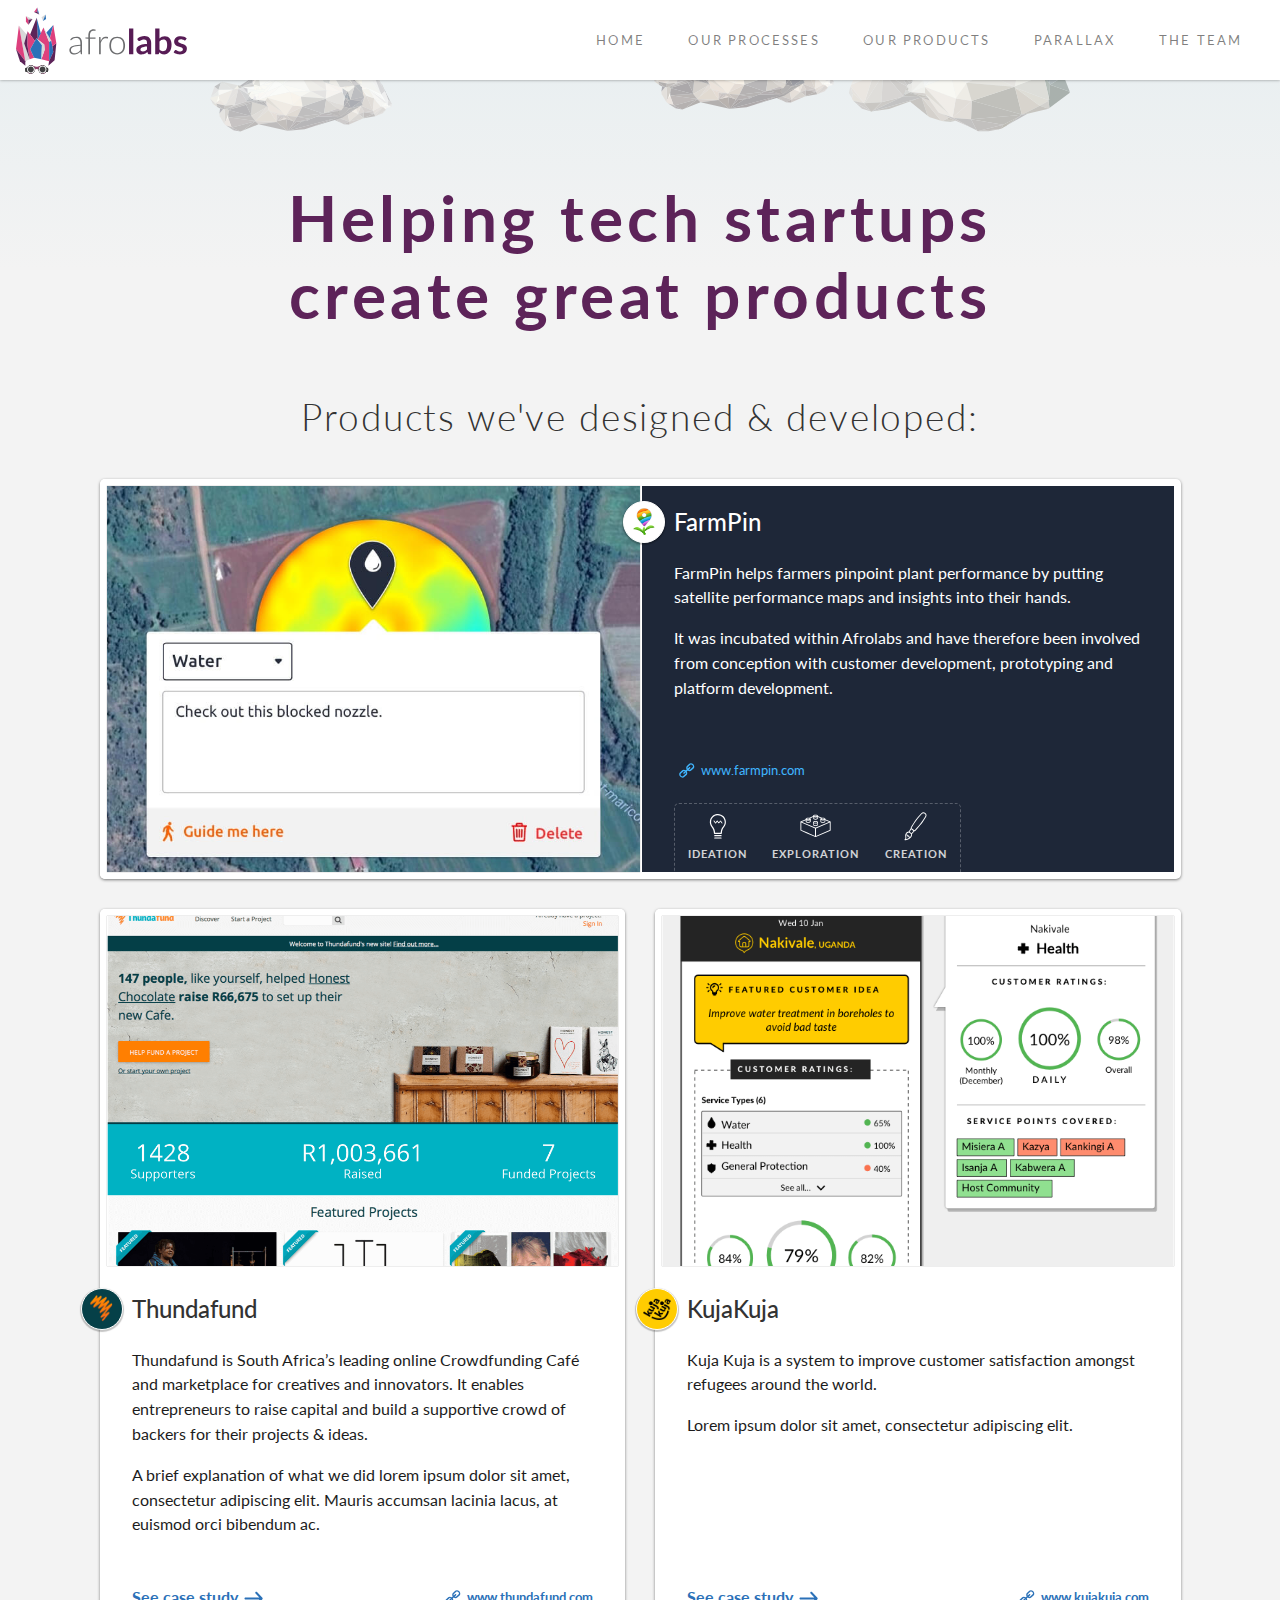
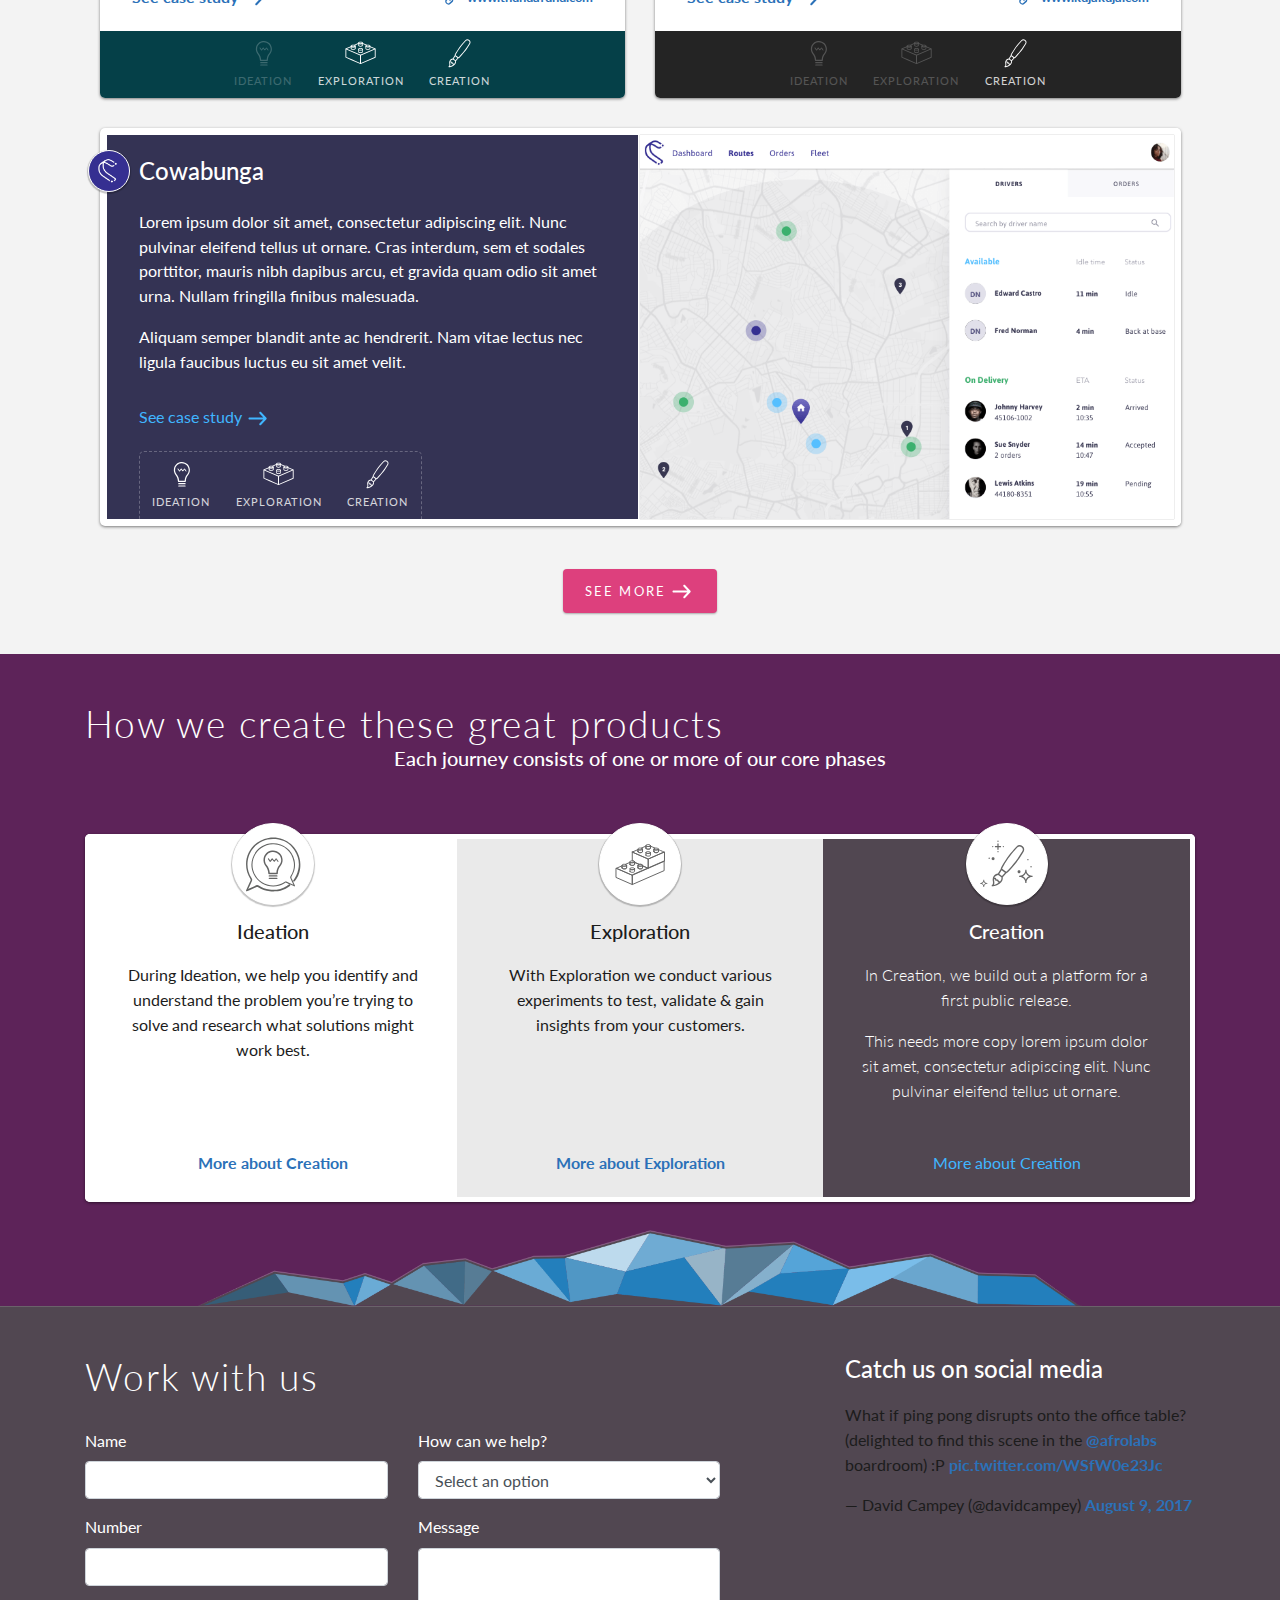
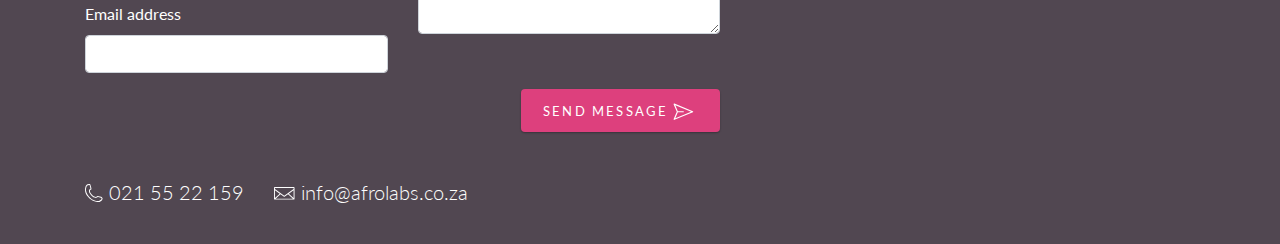
<file: index.html>
<!doctype html>
<html lang="en">
  <head>
    <!-- Required meta tags -->
    <meta charset="utf-8">
    <meta name="viewport" content="width=device-width, initial-scale=1, shrink-to-fit=no">
    <link rel="icon" href="favicon.ico" type="image/ico">

    <link rel="stylesheet" href="https://stackpath.bootstrapcdn.com/bootstrap/4.1.0/css/bootstrap.min.css" integrity="sha384-9gVQ4dYFwwWSjIDZnLEWnxCjeSWFphJiwGPXr1jddIhOegiu1FwO5qRGvFXOdJZ4" crossorigin="anonymous">
    <link href="https://fonts.googleapis.com/css?family=Lato:300,300i,400,400i,700,700i" rel="stylesheet">
    <link rel="stylesheet" type="text/css" href="css/core.css" />

  </head>
  <body>
    <header>
        <nav class="navbar navbar-expand-lg navbar-light">
            <a class="navbar-brand" href="#">
                <img src="images/logo.svg" alt="Afro Labs">
            </a>
            <button class="navbar-toggler" type="button" data-toggle="collapse" data-target="#navbarTogglerDemo02" aria-controls="navbarTogglerDemo02" aria-expanded="false" aria-label="Toggle navigation">
                <span class="navbar-toggler-label">MENU</span>
                <span class="navbar-toggler-icon"></span>
            </button>
            
            <div class="collapse navbar-collapse" id="navbarTogglerDemo02">
                <ul class="navbar-nav ml-auto">
                    <li class="nav-item">
                        <a class="nav-link" href="index.html">Home</a>
                    </li>
                    <li class="nav-item">
                        <a class="nav-link" href="processes.html">OUR PROCESSES</a>
                    </li>
                    <li class="nav-item">
                        <a class="nav-link" href="#">OUR PRODUCTS</a>
                    </li>                    
                    <li class="nav-item">
                        <a class="nav-link" href="paralax.html">PARALLAX</a>
                    </li>    
                    <li class="nav-item">
                        <a class="nav-link" href="team.html">THE TEAM</a>
                    </li>                                       
                </ul>
            </div>
        </nav>       
    </header>  

    <main>
        <div class="gradient-sky">
            <div class="clouds">
                <img src="images/cloud3.svg" alt="">
                <img src="images/cloud3.svg" alt="">
                <img src="images/cloud2.svg" alt="">
            </div>
        </div>       

        <div class="page-wrapper home">
            <section>
                <div class="container">
                    <h1 class="text-center home-headline">Helping tech startups create great products</h1>
                    <h2 class="text-center">Products we've designed &amp; developed:</h2>
                </div>
            </section>
    
            <section class="products">
                <div class="container">
                    <div class="row">
                        <div class="col-12">
                            <div class="card card-horizontal">
                                <div class="card-header">
                                    <div class="fill">
                                        <img src="images/products/farmpin.jpg" alt="Farm Pin">
                                    </div>
                                </div>
                                <div class="card-body" style="background-color: #1E2738">
                                    <div class="top-bit">
                                        <h3 class="card-title" style="color: white">
                                            <span style="background-color: white" class="icon-circle d-flex align-items-center justify-content-center"><img src="images/products/farmpin-icon.png" alt=""></span>
                                            FarmPin
                                        </h3>
                                        <div class="card-text" style="color: white">
                                            <p>FarmPin helps farmers pinpoint plant performance by putting satellite performance maps and insights into their hands.</p>
                                            <p>It was incubated within Afrolabs and have therefore been involved from conception with customer development, prototyping and platform development.</p>
                                        </div>
                                    </div>

                                    <div class="card-footer">
                                        <div class="card-actions d-flex justify-content-between">
                                            <a class="caption text-truncate lighter-link project-link" href="https://farmpin.com/" target="_blank"><img class="left svg" src="images/link.svg" alt="">www.farmpin.com</a>
                                        </div>
                                        <div class="card-project-processes d-flex d-lg-inline-flex align-items-center justify-content-center" style="background-color: #1E2738;">
                                            <a class="card-processes-item" href="#how">
                                                <img class="svg" src="images/ideation.svg" alt="">
                                                <p class="caption">Ideation</p>
                                            </a>
                                            <a class="card-processes-item" href="#how">
                                                <img class="svg" src="images/exploration.svg" alt="">
                                                <p class="caption">Exploration</p>
                                            </a>
                                            <a class="card-processes-item" href="#how">
                                                <img class="svg" src="images/creation.svg" alt="">
                                                <p class="caption">Creation</p>
                                            </a>
                                        </div>
                                    </div>
                                </div>
                            </div> <!--  /card-horizontal -->
                        </div>
                    </div>
                    <div class="row">
                        <div class="col-lg-6">
                            <div class="card h-100">
                                <div class="card-header">
                                    <div class="fill">
                                        <img src="images/products/thundafund.png" alt="Thundafund">
                                    </div>
                                </div>
                                <div class="card-body">
                                    <h3 class="card-title">
                                        <span style="background-color: #054048;" class="icon-circle d-flex align-items-center justify-content-center"><img src="images/products/thundafund-icon.png" alt=""></span>
                                        Thundafund
                                    </h3>
                                    <div class="card-text">
                                        <p>Thundafund is South Africa’s leading online Crowdfunding Café and marketplace for creatives and innovators. It enables entrepreneurs to raise capital and build a supportive crowd of backers for their projects &amp; ideas.</p>
                                        <p>A brief explanation of what we did lorem ipsum dolor sit amet, consectetur adipiscing elit. Mauris accumsan lacinia lacus, at euismod orci bibendum ac.</p>                                        
                                    </div>
                                </div>
                                <div class="card-footer">
                                    <div class="card-actions d-flex justify-content-between">
                                        <a href="#">See case study<img class="right svg" src="images/arrow-right.svg" alt=""></a>
                                        <a class="caption text-truncate" href="#"><img class="left svg" src="images/link.svg" alt="">www.thundafund.com</a>
                                    </div>
                                    <div class="card-project-processes d-flex align-items-center justify-content-center"  style="background-color: #054048;">
                                        <div class="card-processes-item disabled">
                                            <img class="svg" src="images/ideation.svg" alt="">
                                            <p class="caption">Ideation</p>
                                        </div>                                            
                                        <div class="card-processes-item">
                                            <img class="svg" src="images/exploration.svg" alt="">
                                            <p class="caption">Exploration</p>
                                        </div>                                            
                                        <div class="card-processes-item">
                                            <img class="svg" src="images/creation.svg" alt="">
                                            <p class="caption">Creation</p>
                                        </div>                                            
                                    </div>
                                </div>                               
                            </div>
                        </div>
        
                        <div class="col-lg-6">
                            <div class="card h-100">
                                <div class="card-header">
                                    <div class="fill">
                                        <img src="images/products/kujakuja.png" alt="KujaKuja">
                                    </div>
                                </div>
                                <div class="card-body">
                                    <h3 class="card-title">
                                        <span style="background-color: #FFCC00;" class="icon-circle d-flex align-items-center justify-content-center"><img src="images/products/kujakuja-icon.png" alt=""></span>
                                        KujaKuja
                                    </h3>
                                    <div class="card-text">
                                        <p>Kuja Kuja is a system to improve customer satisfaction amongst refugees around the world.</p>
                                        <p>Lorem ipsum dolor sit amet, consectetur adipiscing elit. </p>
                                    </div>
                                </div>
                                <div class="card-footer">
                                    <div class="card-actions d-flex justify-content-between">
                                        <a href="#">See case study<img class="right svg" src="images/arrow-right.svg" alt=""></a>
                                        <a class="caption text-truncate" href="#"><img class="left svg" src="images/link.svg" alt="">www.kujakuja.com</a>
                                    </div>
                                    <div class="card-project-processes d-flex align-items-center justify-content-center">
                                        <div class="card-processes-item disabled">
                                            <img class="svg" src="images/ideation.svg" alt="">
                                            <p class="caption">Ideation</p>
                                        </div>                                            
                                        <div class="card-processes-item disabled">
                                            <img class="svg" src="images/exploration.svg" alt="">
                                            <p class="caption">Exploration</p>
                                        </div>                                            
                                        <div class="card-processes-item">
                                            <img class="svg" src="images/creation.svg" alt="">
                                            <p class="caption">Creation</p>
                                        </div>                                            
                                    </div>
                                </div>
                            </div>
                        </div>  
                    </div>

                    <div class="row">
                        <div class="col-12">
                            <div class="card card-horizontal card-horizontal-reverse">
                                <div class="card-header">
                                    <div class="fill">
                                        <img src="images/products/cowabunga.png" alt="Cowabunga">
                                    </div>
                                </div>
                                <div class="card-body" style="background-color: #343354">
                                    <div class="top-bit">
                                        <h3 class="card-title" style="color: white">
                                            <span style="background-color: #352F91" class="icon-circle d-flex align-items-center justify-content-center"><img src="images/products/cowabunga-icon.png" alt=""></span>
                                            Cowabunga
                                        </h3>
                                        <div class="card-text" style="color: white">
                                            <p>Lorem ipsum dolor sit amet, consectetur adipiscing elit. Nunc pulvinar eleifend tellus ut ornare. Cras interdum, sem et sodales porttitor, mauris nibh dapibus arcu, et gravida quam odio sit amet urna. Nullam fringilla finibus malesuada.</p>
                                            <p>Aliquam semper blandit ante ac hendrerit. Nam vitae lectus nec ligula faucibus luctus eu sit amet velit.</p>  
                                        </div> 
                                    </div>

                                    <div class="card-footer">
                                        <div class="card-actions d-flex justify-content-between">
                                            <a href="#" class="lighter-link case-study-link">See case study<img class="right svg" src="images/arrow-right.svg" alt=""></a>
                                        </div>
                                        <div class="card-project-processes d-flex d-lg-inline-flex align-items-center justify-content-center" style="background-color: #343354">
                                            <div class="card-processes-item">
                                                <img class="svg" src="images/ideation.svg" alt="">
                                                <p class="caption">Ideation</p>
                                            </div>                                            
                                            <div class="card-processes-item">
                                                <img class="svg" src="images/exploration.svg" alt="">
                                                <p class="caption">Exploration</p>
                                            </div>                                            
                                            <div class="card-processes-item">
                                                <img class="svg" src="images/creation.svg" alt="">
                                                <p class="caption">Creation</p>
                                            </div>                                            
                                        </div>
                                    </div>                                    
                                </div>                               
                            </div> <!--  /card-horizontal -->
                        </div>
                    </div>

                    <div class="d-flex justify-content-center">
                        <a class="btn more-btn" href="">See more<img class="svg" src="images/arrow-right.svg" alt=""></a>
                    </div>
                </div>
            </section>  
            
            <section class="how text-center">
                <div class="container">
                    <h2 class="text-white">How we create these great products</h2>
                    <h4 class="text-white">Each journey consists of one or more of our core phases</h4>
                    
                    <div class="card-group">
                        <div class="card">
                            <div class="icon-circle icon-circle-large d-flex align-items-center justify-content-center align-self-center">
                                <img class="card-icon-top" src="images/ideation-detailed.svg" alt="">
                            </div>
                            <div class="card-body">
                                <h5 class="card-title">Ideation</h5>
                                <div class="card-text">
                                    <p>During Ideation, we help you identify and understand the problem you’re trying to solve and research what solutions might work best.</p>
                                </div>                                
                            </div>
                            <div class="card-footer">
                                <div class="card-actions">
                                    <a href="#" class="case-study-link">More about Creation</a>
                                </div>
                            </div>                            
                        </div>
                        <div class="card">
                            <div class="icon-circle icon-circle-large d-flex align-items-center justify-content-center align-self-center">
                                <img class="card-icon-top" src="images/exploration-detailed.svg" alt="">
                            </div>                                
                            <div class="card-body">
                                <h5 class="card-title">Exploration</h5>
                                <div class="card-text">
                                    <p>With Exploration we conduct various experiments to test, validate &amp; gain insights from your customers.</p>
                                </div>                   
                            </div>
                            <div class="card-footer">
                                <div class="card-actions">
                                    <a href="#" class="case-study-link">More about Exploration</a>
                                </div>
                            </div>                                
                        </div>
                        <div class="card">
                            <div class="icon-circle icon-circle-large d-flex align-items-center justify-content-center align-self-center">
                                <img class="card-icon-top" src="images/creation-detailed.svg" alt="">
                            </div>                            
                            <div class="card-body">
                                <h5 class="card-title">Creation</h5>
                                <div class="card-text">
                                    <p>In Creation, we build out a platform for a first public release.</p>
                                    <p>This needs more copy lorem ipsum dolor sit amet, consectetur adipiscing elit. Nunc pulvinar eleifend tellus ut ornare.</p>
                                </div>
                            </div>
                            <div class="card-footer">
                                <div class="card-actions">
                                    <a href="#" class="lighter-link case-study-link">More about Creation</a>
                                </div>
                            </div>   
                        </div>
                    </div>
                </div>
            </section>
            
            <div class="d-flex justify-content-center low-poly">
                <div><img src="images/low-poly.png" alt=""></div>
            </div>            
        </div> <!-- /home -->    
    </main>

    <footer>
        <div class="container">
            <div class="row">
                <div class="col-xs-12 col-lg-7">
                    <h2 class="text-white">Work with us</h2>
                    <form class="text-white">
                        <div class="row">
                            <div class="col-xs-12 col-md-6">
                                <div class="form-group">
                                    <label for="nameInput">Name</label>
                                    <input type="text" class="form-control" id="nameInput">
                                </div>               
                                <div class="form-group">
                                    <label for="numberInput">Number</label>
                                    <input type="text" class="form-control" id="numberInput">
                                </div>  
                                <div class="form-group">
                                    <label for="emailInput">Email address</label>
                                    <input type="email" class="form-control" id="emailInput">
                                </div>                                                                         
                            </div>
                            <div class="col-xs-12 col-md-6">
                                <div class="form-group">
                                    <label for="enquiryTypeInput">How can we help?</label>
                                    <select class="form-control" id="enquiryTypeInput">
                                    <option>Select an option</option>
                                    <option>I'm interested in Ideation</option>
                                    <option>I'm interested in Exploration</option>
                                    <option>I'm interested in Creation</option>
                                    <option>I'd like to know more about Afro Labs</option>
                                    <option>Other</option>
                                    </select>
                                </div>                                
                                <div class="form-group">
                                    <label for="messageInput">Message</label>
                                    <textarea class="form-control" id="messageInput" rows="3"></textarea>
                                </div>                                
                            </div>
                        </div>
                        <div class="d-flex flex-row-reverse">
                            <button class="btn right">Send message<img class="svg" src="images/send-envelope.svg" alt=""></button>
                        </div>
                    </form>
                    <div class="contact-deets d-none d-lg-block">
                        <h4 class="d-inline-flex text-white"><img class="svg" src="images/telephone.svg" alt="Phone number">021 55 22 159</h4>
                        <h4 class="d-inline-flex text-white"><img class="svg" src="images/envelope.svg" alt="Email">info@afrolabs.co.za</h4>
                    </div>  
                </div>
                <div class="col-xs-12 col-lg-4 offset-lg-1">
                    <h3 class="text-white">Catch us on social media</h3>
                    <div class="social-embed">
                        <blockquote class="twitter-tweet" data-lang="en"><p lang="en" dir="ltr">What if ping pong disrupts onto the office table? (delighted to find this scene in the <a href="https://twitter.com/afrolabs?ref_src=twsrc%5Etfw">@afrolabs</a> boardroom) :P <a href="https://t.co/WSfW0e23Jc">pic.twitter.com/WSfW0e23Jc</a></p>&mdash; David Campey (@davidcampey) <a href="https://twitter.com/davidcampey/status/895382623819898880?ref_src=twsrc%5Etfw">August 9, 2017</a></blockquote>
                        <script async src="https://platform.twitter.com/widgets.js" charset="utf-8"></script>
                    </div>
                </div>              
            </div>
            <div class="row">
                <div class="contact-deets d-lg-none text-center w-100">
                    <h4 class="d-inline-flex text-white"><img class="svg" src="images/telephone.svg" alt="Phone number">021 55 22 159</h4>
                    <h4 class="d-inline-flex text-white"><img class="svg" src="images/envelope.svg" alt="Email">info@afrolabs.co.za</h4>
                </div>                  
            </div>
        </div>
    </footer>

    <script src="https://code.jquery.com/jquery-3.3.1.min.js" integrity="sha256-FgpCb/KJQlLNfOu91ta32o/NMZxltwRo8QtmkMRdAu8=" crossorigin="anonymous"></script>
    <script type="text/javascript" src="/js/light-parallax-scroll-1.0.min.js"></script>
    <script type="text/javascript" src="/js/svg-inline.js"></script>
    <script src="https://cdnjs.cloudflare.com/ajax/libs/popper.js/1.14.0/umd/popper.min.js" integrity="sha384-cs/chFZiN24E4KMATLdqdvsezGxaGsi4hLGOzlXwp5UZB1LY//20VyM2taTB4QvJ" crossorigin="anonymous"></script>
    <script src="https://stackpath.bootstrapcdn.com/bootstrap/4.1.0/js/bootstrap.min.js" integrity="sha384-uefMccjFJAIv6A+rW+L4AHf99KvxDjWSu1z9VI8SKNVmz4sk7buKt/6v9KI65qnm" crossorigin="anonymous"></script>
  </body>
</html>
</file>
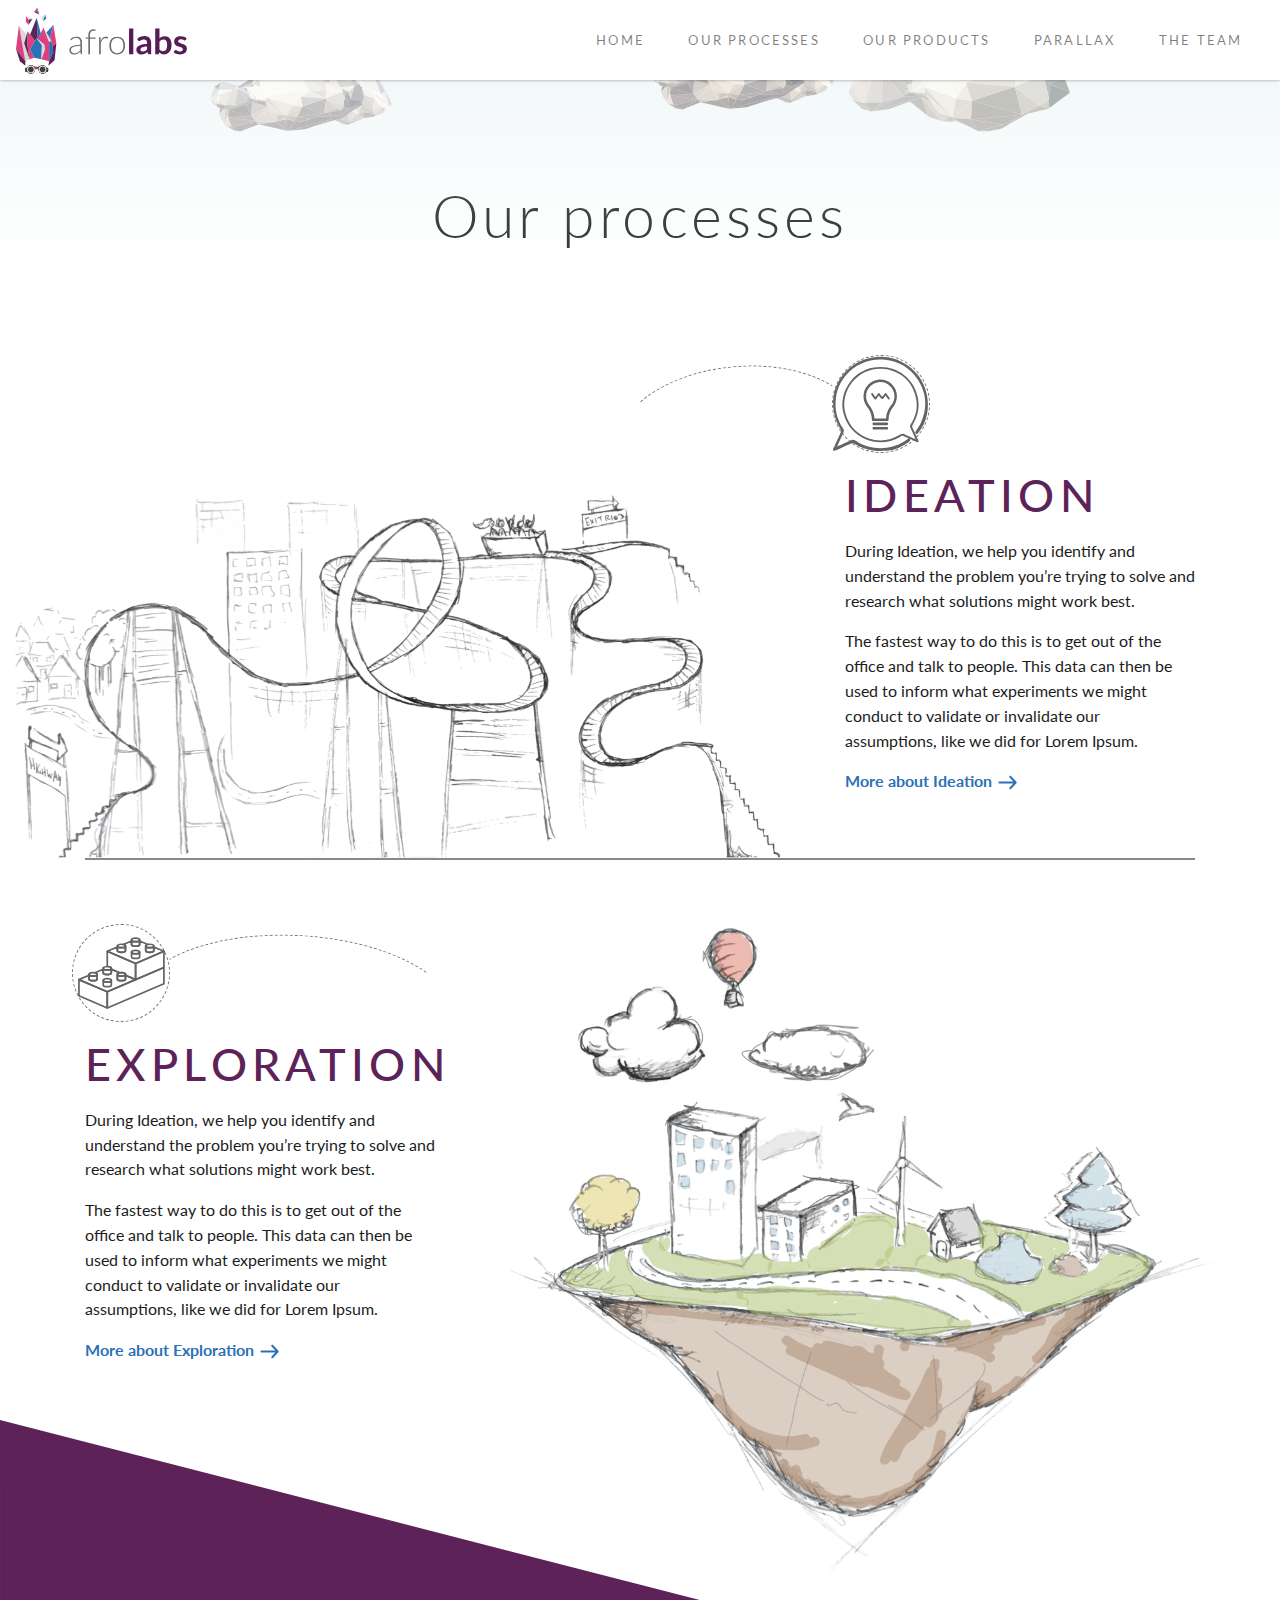
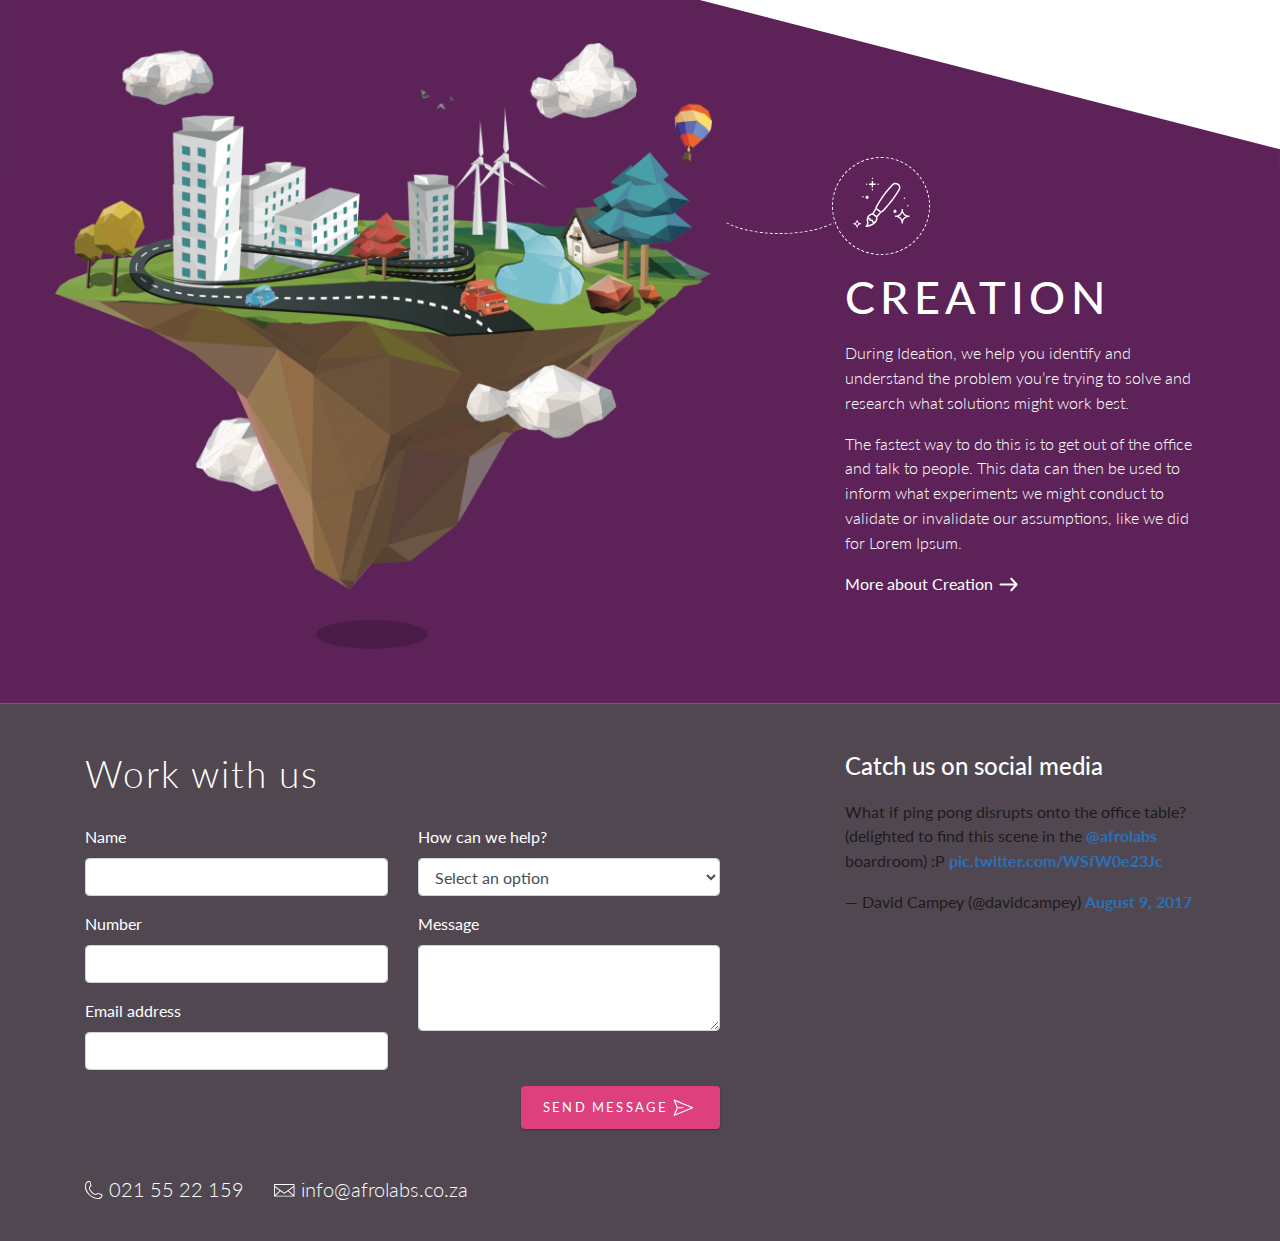
<file: processes.html>
<!doctype html>
<html lang="en">
  <head>
    <!-- Required meta tags -->
    <meta charset="utf-8">
    <meta name="viewport" content="width=device-width, initial-scale=1, shrink-to-fit=no">
    <link rel="icon" href="favicon.ico" type="image/ico">

    <link rel="stylesheet" href="https://stackpath.bootstrapcdn.com/bootstrap/4.1.0/css/bootstrap.min.css" integrity="sha384-9gVQ4dYFwwWSjIDZnLEWnxCjeSWFphJiwGPXr1jddIhOegiu1FwO5qRGvFXOdJZ4" crossorigin="anonymous">
    <link href="https://fonts.googleapis.com/css?family=Lato:300,300i,400,400i,700,700i" rel="stylesheet">
    <link rel="stylesheet" type="text/css" href="css/core.css" />

  </head>
  <body>
    <header>
        <nav class="navbar navbar-expand-lg navbar-light">
            <a class="navbar-brand" href="#">
                <img src="images/logo.svg" alt="Afro Labs">
            </a>
            <button class="navbar-toggler" type="button" data-toggle="collapse" data-target="#navbarTogglerDemo02" aria-controls="navbarTogglerDemo02" aria-expanded="false" aria-label="Toggle navigation">
                <span class="navbar-toggler-label">MENU</span>
                <span class="navbar-toggler-icon"></span>
            </button>
            
            <div class="collapse navbar-collapse" id="navbarTogglerDemo02">
                <ul class="navbar-nav ml-auto">
                    <li class="nav-item">
                        <a class="nav-link" href="index.html">Home</a>
                    </li>
                    <li class="nav-item">
                        <a class="nav-link" href="processes.html">OUR PROCESSES</a>
                    </li>
                    <li class="nav-item">
                        <a class="nav-link" href="#">OUR PRODUCTS</a>
                    </li>                    
                    <li class="nav-item">
                        <a class="nav-link" href="paralax.html">PARALLAX</a>
                    </li>    
                    <li class="nav-item">
                        <a class="nav-link" href="team.html">THE TEAM </a>
                    </li>                                       
                </ul>
            </div>
        </nav>  
    </header>   

    <main>     
        <div class="gradient-sky">
            <div class="clouds">
                <img src="images/cloud3.svg" alt="">
                <img src="images/cloud3.svg" alt="">
                <img src="images/cloud2.svg" alt="">
            </div>
        </div>              
        <div class="page-wrapper processes">
            <section>
                <div class="container">
                    <h1 class="text-center headline">Our processes</h1>
                </div>
            </section>                
            <div class="container">
                <section class="ideation">
                    <div class="row">
                        <div class="col-xs-12 col-md-12 col-lg-8 d-flex flex-column justify-content-center flex-lg-row align-items-lg-end">
                            <div class="info-area d-block d-lg-none">
                                <div class="process-circle d-flex justify-content-center"><img src="images/ideation-detailed.svg" alt=""></div>
                                <h2 class="text-center">IDEATION</h2>
                            </div>                                
                            <div class="image-container"><img src="images/ideation-sketch.png" alt=""></div>
                        </div>
                        <div class="col-xs-12 col-md-12 col-lg-4">
                            <div class="info-area">
                                <div class="d-none d-lg-block">
                                    <div class="process-circle d-flex justify-content-center"><img src="images/ideation-detailed.svg" alt=""></div>
                                    <h2>IDEATION</h2>
                                </div>
                                <p>During Ideation, we help you identify and understand the problem you’re trying to solve and research what solutions might work best.</p>
                                <p>The fastest way to do this is to get out of the office and talk to people. This data can then be used to inform what experiments we might conduct to validate or invalidate our assumptions, like we did for Lorem Ipsum.</p>
                                <a href="">More about Ideation<img class="svg" src="images/arrow-right.svg" alt=""></a>
                            </div>                                
                        </div>
                    </div>
                </section>
                
                <section class="slant-sibling exploration">
                    <div class="row">
                        <div class="col-xs-12 col-md-12 col-lg-8 d-flex flex-column justify-content-center flex-lg-row align-items-lg-end order-lg-2">
                            <div class="info-area d-block d-lg-none">
                                <div class="process-circle d-flex justify-content-center"><img src="images/exploration-detailed.svg" alt=""></div>
                                <h2 class="text-center">EXPLORATION</h2>
                            </div>                                
                            <div class="image-container"><img class="bounce" src="images/exploration-sketch.png" alt=""></div>
                        </div>                            
                        <div class="col-xs-12 col-md-12 col-lg-4 order-lg-1">
                            <div class="info-area">
                                <div class="d-none d-lg-block">
                                    <div class="process-circle d-flex justify-content-center"><img src="images/exploration-detailed.svg" alt=""></div>
                                    <h2>EXPLORATION</h2>
                                </div>
                                <p>During Ideation, we help you identify and understand the problem you’re trying to solve and research what solutions might work best.</p>
                                <p>The fastest way to do this is to get out of the office and talk to people. This data can then be used to inform what experiments we might conduct to validate or invalidate our assumptions, like we did for Lorem Ipsum.</p>
                                <a href="">More about Exploration<img class="svg" src="images/arrow-right.svg" alt=""></a>
                            </div>                                
                        </div>
                    </div>
                </section>
            </div>

            <section class="creation">
                <div class="slant">
                    <img class="svg" src="images/slant.svg" alt="">
                </div>
                <div class="slant-sibling container">
                    <div class="row">
                        <div class="col-xs-12 col-md-12 col-lg-8 d-flex flex-column justify-content-center flex-lg-row align-items-lg-end">
                            <div class="info-area d-block d-lg-none">
                                <div class="process-circle d-flex justify-content-center"><img class="svg" src="images/creation-detailed.svg" alt=""></div>
                                <h2 class="text-center">CREATION</h2>
                            </div>                                
                            <div class="image-container"><img class="bounce start-top" src="images/creation-illustration.png" alt=""></div>
                        </div>
                        <div class="col-xs-12 col-md-12 col-lg-4">
                            <div class="info-area">
                                <div class="d-none d-lg-block">
                                    <div class="process-circle d-flex justify-content-center"><img class="svg" src="images/creation-detailed.svg" alt=""></div>
                                    <h2>CREATION</h2>
                                </div>
                                <p>During Ideation, we help you identify and understand the problem you’re trying to solve and research what solutions might work best.</p>
                                <p>The fastest way to do this is to get out of the office and talk to people. This data can then be used to inform what experiments we might conduct to validate or invalidate our assumptions, like we did for Lorem Ipsum.</p>
                                <a class="white-link" href="">More about Creation<img class="svg" src="images/arrow-right.svg" alt=""></a>
                            </div>                                
                        </div>
                    </div>
                </div>
            </section>                

            <!-- <div class="d-flex justify-content-center low-poly">
                <div><img src="images/low-poly.png" alt=""></div>
            </div>   -->
        </div> <!-- /processes -->    
    </main>

    <footer>
        <div class="container">
            <div class="row">
                <div class="col-xs-12 col-lg-7">
                    <h2 class="text-white">Work with us</h2>
                    <form class="text-white">
                        <div class="row">
                            <div class="col-xs-12 col-md-6">
                                <div class="form-group">
                                    <label for="nameInput">Name</label>
                                    <input type="text" class="form-control" id="nameInput">
                                </div>               
                                <div class="form-group">
                                    <label for="numberInput">Number</label>
                                    <input type="text" class="form-control" id="numberInput">
                                </div>  
                                <div class="form-group">
                                    <label for="emailInput">Email address</label>
                                    <input type="email" class="form-control" id="emailInput">
                                </div>                                                                         
                            </div>
                            <div class="col-xs-12 col-md-6">
                                <div class="form-group">
                                    <label for="enquiryTypeInput">How can we help?</label>
                                    <select class="form-control" id="enquiryTypeInput">
                                    <option>Select an option</option>
                                    <option>I'm interested in Ideation</option>
                                    <option>I'm interested in Exploration</option>
                                    <option>I'm interested in Creation</option>
                                    <option>I'd like to know more about Afro Labs</option>
                                    <option>Other</option>
                                    </select>
                                </div>                                
                                <div class="form-group">
                                    <label for="messageInput">Message</label>
                                    <textarea class="form-control" id="messageInput" rows="3"></textarea>
                                </div>                                
                            </div>
                        </div>
                        <div class="d-flex flex-row-reverse">
                            <button class="btn right">Send message<img class="svg" src="images/send-envelope.svg" alt=""></button>
                        </div>
                    </form>
                    <div class="contact-deets d-none d-lg-block">
                        <h4 class="d-inline-flex text-white"><img class="svg" src="images/telephone.svg" alt="Phone number">021 55 22 159</h4>
                        <h4 class="d-inline-flex text-white"><img class="svg" src="images/envelope.svg" alt="Email">info@afrolabs.co.za</h4>
                    </div>  
                </div>
                <div class="col-xs-12 col-lg-4 offset-lg-1">
                    <h3 class="text-white">Catch us on social media</h3>
                    <div class="social-embed">
                        <blockquote class="twitter-tweet" data-lang="en"><p lang="en" dir="ltr">What if ping pong disrupts onto the office table? (delighted to find this scene in the <a href="https://twitter.com/afrolabs?ref_src=twsrc%5Etfw">@afrolabs</a> boardroom) :P <a href="https://t.co/WSfW0e23Jc">pic.twitter.com/WSfW0e23Jc</a></p>&mdash; David Campey (@davidcampey) <a href="https://twitter.com/davidcampey/status/895382623819898880?ref_src=twsrc%5Etfw">August 9, 2017</a></blockquote>
                        <script async src="https://platform.twitter.com/widgets.js" charset="utf-8"></script>
                    </div>
                </div>              
            </div>
            <div class="row">
                <div class="contact-deets d-lg-none text-center w-100">
                    <h4 class="d-inline-flex text-white"><img class="svg" src="images/telephone.svg" alt="Phone number">021 55 22 159</h4>
                    <h4 class="d-inline-flex text-white"><img class="svg" src="images/envelope.svg" alt="Email">info@afrolabs.co.za</h4>
                </div>                  
            </div>
        </div>
    </footer>        

    <script src="https://code.jquery.com/jquery-3.3.1.min.js" integrity="sha256-FgpCb/KJQlLNfOu91ta32o/NMZxltwRo8QtmkMRdAu8=" crossorigin="anonymous"></script>
    <script type="text/javascript" src="/js/light-parallax-scroll-1.0.min.js"></script>
    <script type="text/javascript" src="/js/svg-inline.js"></script>
    <script src="https://cdnjs.cloudflare.com/ajax/libs/popper.js/1.14.0/umd/popper.min.js" integrity="sha384-cs/chFZiN24E4KMATLdqdvsezGxaGsi4hLGOzlXwp5UZB1LY//20VyM2taTB4QvJ" crossorigin="anonymous"></script>
    <script src="https://stackpath.bootstrapcdn.com/bootstrap/4.1.0/js/bootstrap.min.js" integrity="sha384-uefMccjFJAIv6A+rW+L4AHf99KvxDjWSu1z9VI8SKNVmz4sk7buKt/6v9KI65qnm" crossorigin="anonymous"></script>
  </body>
</html>
</file>
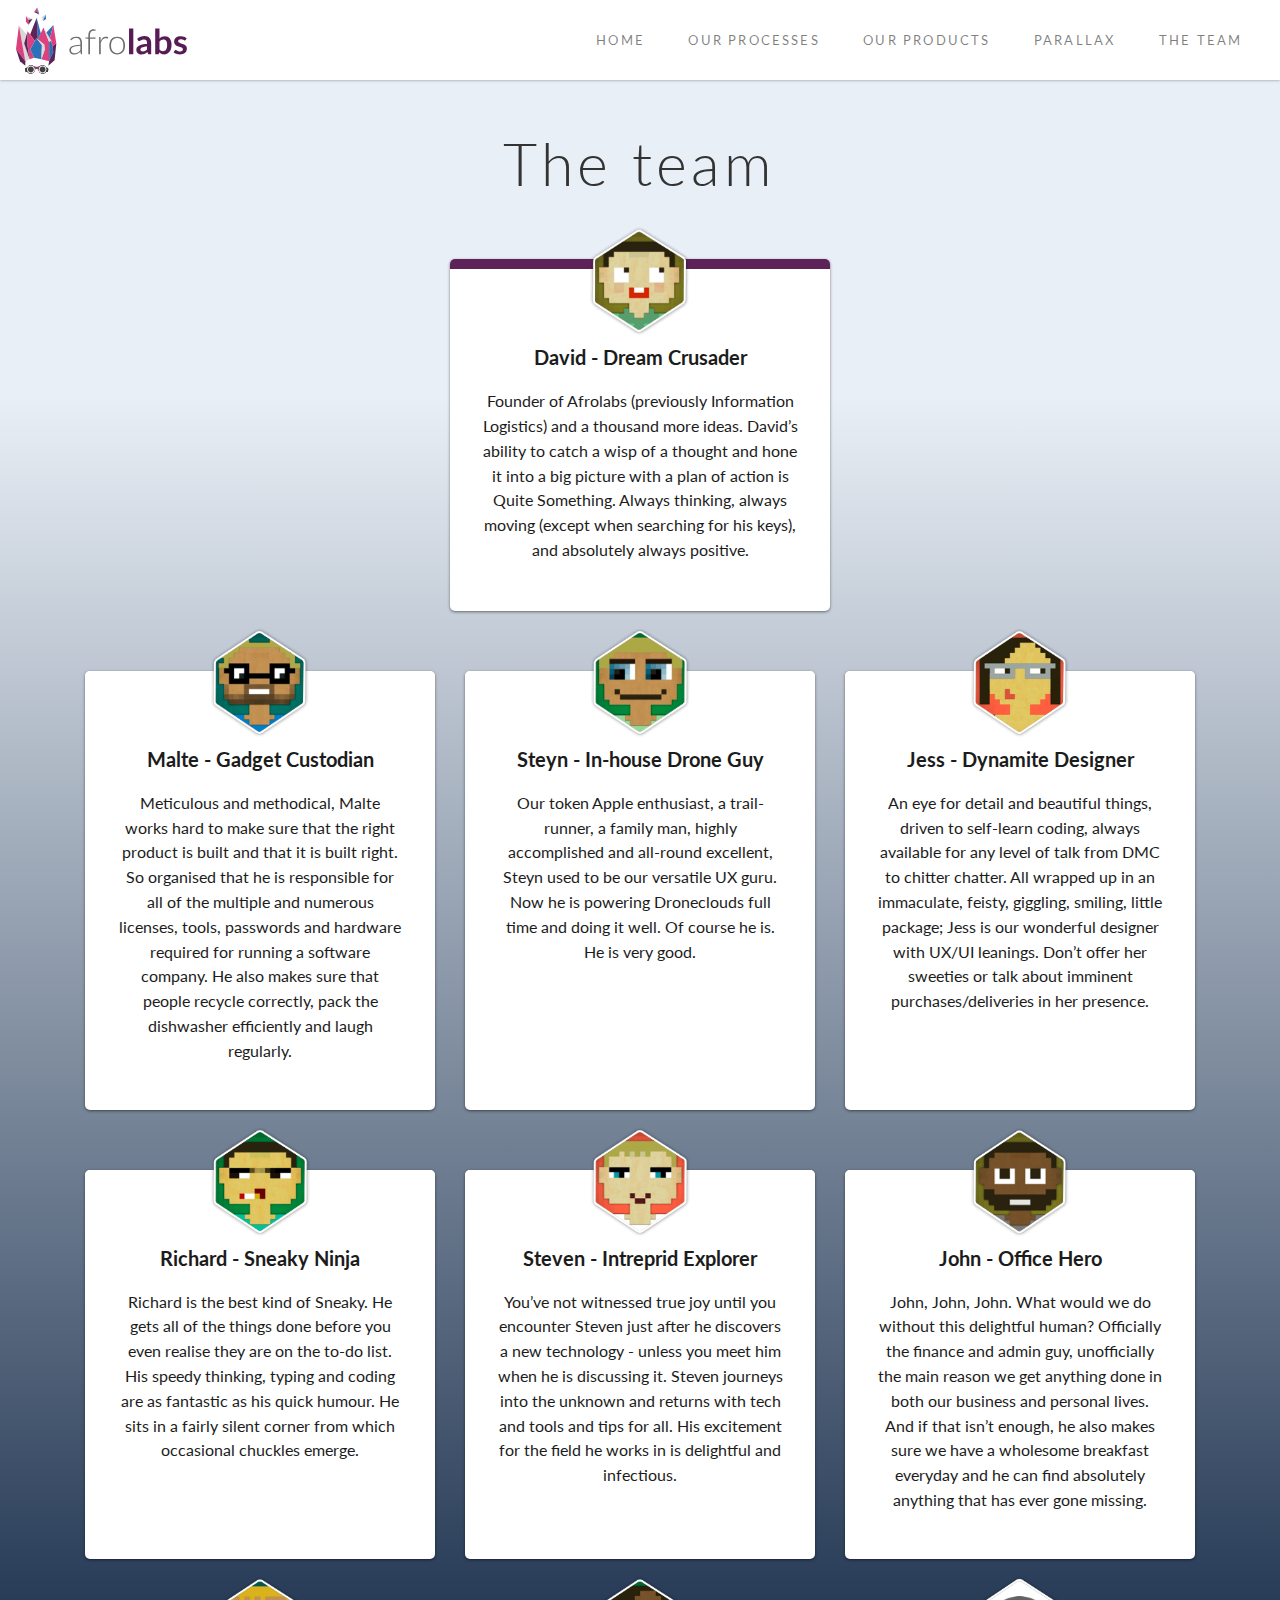
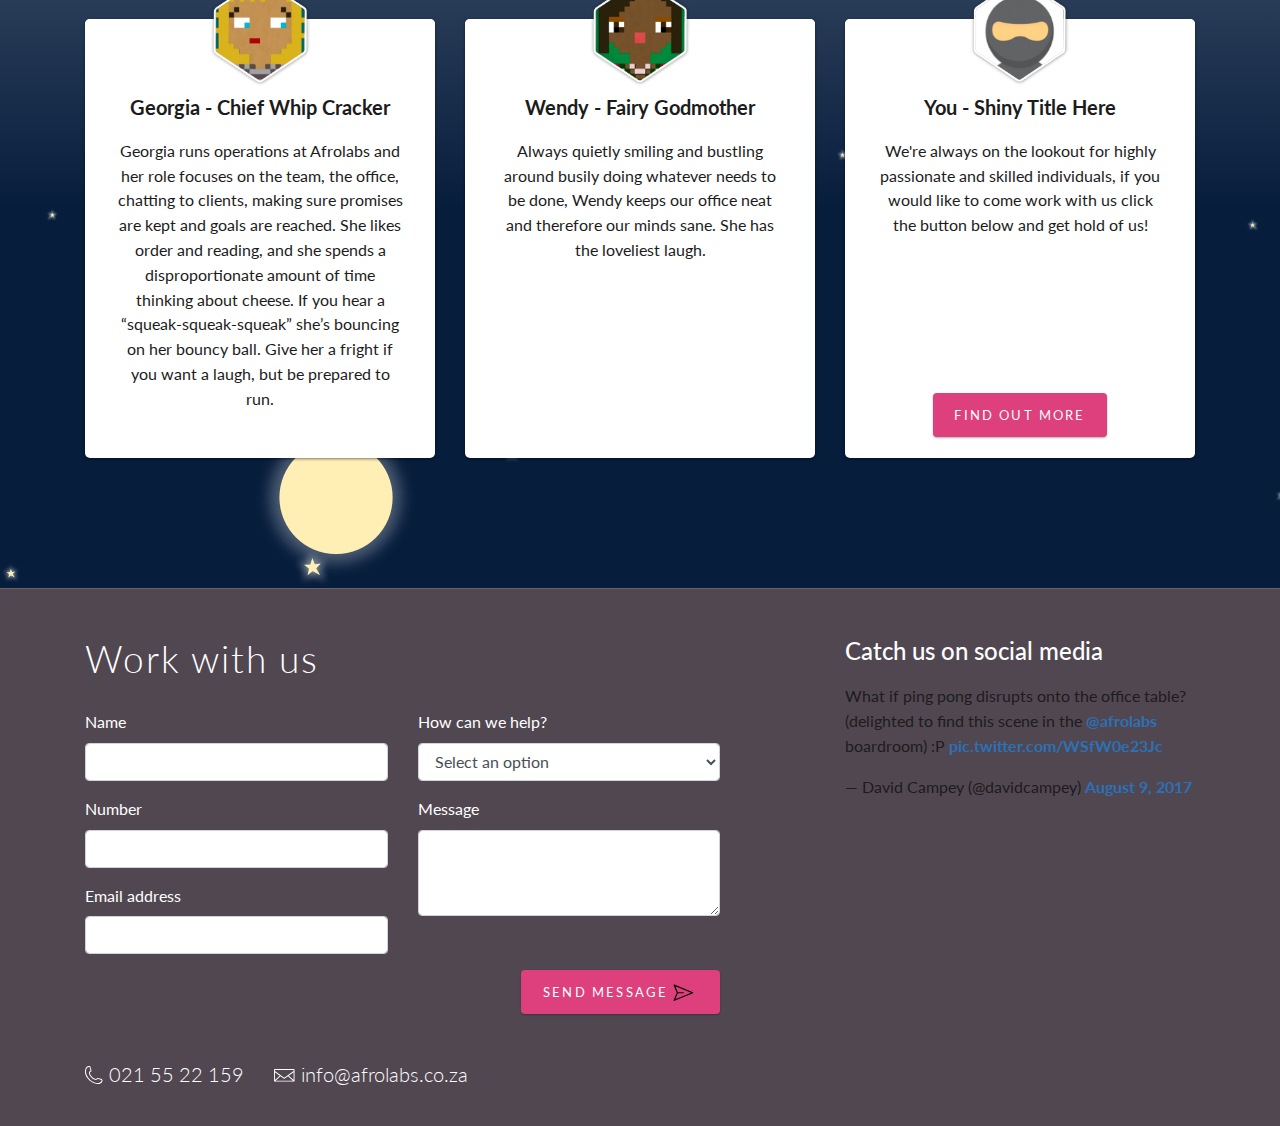
<file: team.html>
<!doctype html>
<html lang="en">
  <head>
    <!-- Required meta tags -->
    <meta charset="utf-8">
    <meta name="viewport" content="width=device-width, initial-scale=1, shrink-to-fit=no">
    <link rel="icon" href="favicon.ico" type="image/ico">

    <link rel="stylesheet" href="https://stackpath.bootstrapcdn.com/bootstrap/4.1.0/css/bootstrap.min.css" integrity="sha384-9gVQ4dYFwwWSjIDZnLEWnxCjeSWFphJiwGPXr1jddIhOegiu1FwO5qRGvFXOdJZ4" crossorigin="anonymous">
    <link href="https://fonts.googleapis.com/css?family=Lato:300,300i,400,400i,700,700i" rel="stylesheet">
    <link rel="stylesheet" type="text/css" href="css/core.css" />

  </head>
  <body>
    <header>
        <nav class="navbar navbar-expand-lg navbar-light">
            <a class="navbar-brand" href="#">
                <img src="images/logo.svg" alt="Afro Labs">
            </a>
            <button class="navbar-toggler" type="button" data-toggle="collapse" data-target="#navbarTogglerDemo02" aria-controls="navbarTogglerDemo02" aria-expanded="false" aria-label="Toggle navigation">
                <span class="navbar-toggler-label">MENU</span>
                <span class="navbar-toggler-icon"></span>
            </button>
            
            <div class="collapse navbar-collapse" id="navbarTogglerDemo02">
                <ul class="navbar-nav ml-auto">
                    <li class="nav-item">
                        <a class="nav-link" href="index.html">Home</a>
                    </li>
                    <li class="nav-item">
                        <a class="nav-link" href="processes.html">OUR PROCESSES</a>
                    </li>
                    <li class="nav-item">
                        <a class="nav-link" href="#">OUR PRODUCTS</a>
                    </li>                    
                    <li class="nav-item">
                        <a class="nav-link" href="paralax.html">PARALLAX</a>
                    </li>    
                    <li class="nav-item">
                        <a class="nav-link" href="team.html">THE TEAM </a>
                    </li>                                       
                </ul>
            </div>
        </nav>  
    </header>   

    <main>     
        <div class="page-wrapper team">
            <div class="sections-wrapper">
                <section>
                    <div class="container">
                        <h1 class="text-center headline">The team</h1>
                    </div>
                </section>

                <section>
                    <div class="container">
                        <div class="d-flex justify-content-center">
                            <div class="card text-center">
                                <div class="card-header d-flex justify-content-center card-header-border">                                    
                                    <img class="face" src="images/team/david.png" alt="">
                                </div>
                                <div class="card-body">
                                    <h4 class="card-title">David - Dream Crusader</h4>
                                    <div class="card-text">
                                        <p>Founder of Afrolabs (previously Information Logistics) and a thousand more ideas. David’s ability to catch a wisp of a thought and hone it into a big picture with a plan of action is Quite Something. Always thinking, always moving (except when searching for his keys), and absolutely always positive.</p>
                                    </div>
                                </div>                              
                            </div> <!-- /card -->                               
                        </div> 

                        <div class="row d-flex justify-content-center">
                            <div class="col-xs-12 col-sm-12 col-md-6 col-lg-4">
                                <div class="card text-center h-100">
                                    <div class="card-header d-flex justify-content-center">                                    
                                        <img class="face" src="images/team/malte.png" alt="">
                                    </div>
                                    <div class="card-body"> 
                                        <h4 class="card-title">Malte - Gadget Custodian</h4>
                                        <div class="card-text">
                                            <p>Meticulous and methodical, Malte works hard to make sure that the right product is built and that it is built right. So organised that he is responsible for all of the multiple and numerous licenses, tools, passwords and hardware required for running a software company. He also makes sure that people recycle correctly, pack the dishwasher efficiently and laugh regularly.</p>
                                        </div>
                                    </div>                              
                                </div> <!-- /card -->                                   
                            </div>

                            <div class="col-xs-12 col-sm-12 col-md-6 col-lg-4">
                                <div class="card text-center h-100">
                                    <div class="card-header d-flex justify-content-center">                                    
                                        <img class="face" src="images/team/steyn.png" alt="">
                                    </div>
                                    <div class="card-body">
                                        <h4 class="card-title">Steyn - In-house Drone Guy</h4>
                                        <div class="card-text">
                                            <p>Our token Apple enthusiast, a trail-runner, a family man, highly accomplished and all-round excellent, Steyn used to be our versatile UX guru. Now he is powering Droneclouds full time and doing it well. Of course he is. He is very good.</p>
                                        </div>
                                    </div>                              
                                </div> <!-- /card -->                                   
                            </div>

                            <div class="col-xs-12 col-sm-12 col-md-6 col-lg-4">
                                <div class="card text-center h-100">
                                    <div class="card-header d-flex justify-content-center">                                    
                                        <img class="face" src="images/team/jess.png" alt="">
                                    </div>
                                    <div class="card-body">
                                        <h4 class="card-title">Jess - Dynamite Designer</h4>
                                        <div class="card-text">
                                            <p>An eye for detail and beautiful things, driven to self-learn coding, always available for any level of talk from DMC to chitter chatter. All wrapped up in an immaculate, feisty, giggling, smiling, little package; Jess is our wonderful designer with UX/UI leanings. Don’t offer her sweeties or talk about imminent purchases/deliveries in her presence.</p>
                                        </div>
                                    </div>                              
                                </div> <!-- /card -->                                   
                            </div>                                                        

                            <div class="col-xs-12 col-sm-12 col-md-6 col-lg-4">
                                <div class="card text-center h-100">
                                    <div class="card-header d-flex justify-content-center">                                    
                                        <img class="face" src="images/team/richard.png" alt="">
                                    </div>
                                    <div class="card-body">
                                        <h4 class="card-title">Richard - Sneaky Ninja</h4>
                                        <div class="card-text">
                                            <p>Richard is the best kind of Sneaky. He gets all of the things done before you even realise they are on the to-do list. His speedy thinking, typing and coding are as fantastic as his quick humour. He sits in a fairly silent corner from which occasional chuckles emerge.</p>
                                        </div>
                                    </div>                              
                                </div> <!-- /card -->                                   
                            </div>

                            <div class="col-xs-12 col-sm-12 col-md-6 col-lg-4">
                                <div class="card text-center h-100">
                                    <div class="card-header d-flex justify-content-center">                                    
                                        <img class="face" src="images/team/steven.png" alt="">
                                    </div>
                                    <div class="card-body">
                                        <h4 class="card-title">Steven - Intreprid Explorer</h4>
                                        <div class="card-text">
                                            <p>You’ve not witnessed true joy until you encounter Steven just after he discovers a new technology - unless you meet him when he is discussing it. Steven journeys into the unknown and returns with tech and tools and tips for all. His excitement for the field he works in is delightful and infectious.</p>
                                        </div>
                                    </div>                              
                                </div> <!-- /card -->                                   
                            </div>

                            <div class="col-xs-12 col-sm-12 col-md-6 col-lg-4">
                                <div class="card text-center h-100">
                                    <div class="card-header d-flex justify-content-center">                                    
                                        <img class="face" src="images/team/john.png" alt="">
                                    </div>
                                    <div class="card-body">
                                        <h4 class="card-title">John - Office Hero</h4>
                                        <div class="card-text">
                                            <p>John, John, John. What would we do without this delightful human? Officially the finance and admin guy, unofficially the main reason we get anything done in both our business and personal lives. And if that isn’t enough, he also makes sure we have a wholesome breakfast everyday and he can find absolutely anything that has ever gone missing.</p>
                                        </div>
                                    </div>                              
                                </div> <!-- /card -->                                   
                            </div>                                                        

                            <div class="col-xs-12 col-sm-12 col-md-6 col-lg-4">
                                <div class="card text-center h-100">
                                    <div class="card-header d-flex justify-content-center">                                    
                                        <img class="face" src="images/team/georgia.png" alt="">
                                    </div>
                                    <div class="card-body">
                                        <h4 class="card-title">Georgia - Chief Whip Cracker</h4>
                                        <div class="card-text">
                                            <p>Georgia runs operations at Afrolabs and her role focuses on the team, the office, chatting to clients, making sure promises are kept and goals are reached. She likes order and reading, and she spends a disproportionate amount of time thinking about cheese. If you hear a “squeak-squeak-squeak” she’s bouncing on her bouncy ball. Give her a fright if you want a laugh, but be prepared to run.</p>
                                        </div>
                                    </div>                              
                                </div> <!-- /card -->                                   
                            </div>

                            <div class="col-xs-12 col-sm-12 col-md-6 col-lg-4">
                                <div class="card text-center h-100">
                                    <div class="card-header d-flex justify-content-center">                                    
                                        <img class="face" src="images/team/wendy.png" alt="">
                                    </div>
                                    <div class="card-body">
                                        <h4 class="card-title">Wendy - Fairy Godmother</h4>
                                        <div class="card-text">
                                            <p>Always quietly smiling and bustling around busily doing whatever needs to be done, Wendy keeps our office neat and therefore our minds sane. She has the loveliest laugh.</p>
                                        </div>
                                    </div>                              
                                </div> <!-- /card -->                                   
                            </div>

                            <div class="col-xs-12 col-sm-12 col-md-6 col-lg-4">
                                <div class="card text-center h-100">
                                    <div class="card-header d-flex justify-content-center">                                    
                                        <img class="face" src="images/team/you.png" alt="">
                                    </div>
                                    <div class="card-body">
                                        <h4 class="card-title">You - Shiny Title Here</h4>
                                        <div class="card-text">
                                            <p>We're always on the lookout for highly passionate and skilled individuals, if you would like to come work with us click the button below and get hold of us!</p>
                                        </div>
                                    </div> 
                                    <div class="card-footer">
                                        <div class="card-actions">
                                            <button class="btn right">Find out more</button>
                                        </div>                                        
                                    </div>                             
                                </div> <!-- /card -->                                   
                            </div>                                                        
                        </div>        

                    </div>
                </section>                  
        
            </div>
            <section class="landscape-scene">
                <div class="mountains"></div>
                <div class="stars"><img src="images/stars.png"></div>
                <div class="moon"><img src="images/moon.png"></div>                      
            </section>                

        </div> <!-- /team -->    
    </main>

    <footer>
        <div class="container">
            <div class="row">
                <div class="col-xs-12 col-lg-7">
                    <h2 class="text-white">Work with us</h2>
                    <form class="text-white">
                        <div class="row">
                            <div class="col-xs-12 col-md-6">
                                <div class="form-group">
                                    <label for="nameInput">Name</label>
                                    <input type="text" class="form-control" id="nameInput">
                                </div>               
                                <div class="form-group">
                                    <label for="numberInput">Number</label>
                                    <input type="text" class="form-control" id="numberInput">
                                </div>  
                                <div class="form-group">
                                    <label for="emailInput">Email address</label>
                                    <input type="email" class="form-control" id="emailInput">
                                </div>                                                                         
                            </div>
                            <div class="col-xs-12 col-md-6">
                                <div class="form-group">
                                    <label for="enquiryTypeInput">How can we help?</label>
                                    <select class="form-control" id="enquiryTypeInput">
                                    <option>Select an option</option>
                                    <option>I'm interested in Ideation</option>
                                    <option>I'm interested in Exploration</option>
                                    <option>I'm interested in Creation</option>
                                    <option>I'd like to know more about Afro Labs</option>
                                    <option>Other</option>
                                    </select>
                                </div>                                
                                <div class="form-group">
                                    <label for="messageInput">Message</label>
                                    <textarea class="form-control" id="messageInput" rows="3"></textarea>
                                </div>                                
                            </div>
                        </div>
                        <div class="d-flex flex-row-reverse">
                            <button class="btn right">Send message<img src="images/send-envelope.svg" alt=""></button>
                        </div>
                    </form>
                    <div class="contact-deets d-none d-lg-block">
                        <h4 class="d-inline-flex text-white"><img class="svg" src="images/telephone.svg" alt="Phone number">021 55 22 159</h4>
                        <h4 class="d-inline-flex text-white"><img class="svg" src="images/envelope.svg" alt="Email">info@afrolabs.co.za</h4>
                    </div>  
                </div>
                <div class="col-xs-12 col-lg-4 offset-lg-1">
                    <h3 class="text-white">Catch us on social media</h3>
                    <div class="social-embed">
                        <blockquote class="twitter-tweet" data-lang="en"><p lang="en" dir="ltr">What if ping pong disrupts onto the office table? (delighted to find this scene in the <a href="https://twitter.com/afrolabs?ref_src=twsrc%5Etfw">@afrolabs</a> boardroom) :P <a href="https://t.co/WSfW0e23Jc">pic.twitter.com/WSfW0e23Jc</a></p>&mdash; David Campey (@davidcampey) <a href="https://twitter.com/davidcampey/status/895382623819898880?ref_src=twsrc%5Etfw">August 9, 2017</a></blockquote>
                        <script async src="https://platform.twitter.com/widgets.js" charset="utf-8"></script>
                    </div>
                </div>              
            </div>
            <div class="row">
                <div class="contact-deets d-lg-none text-center w-100">
                    <h4 class="d-inline-flex text-white"><img class="svg" src="images/telephone.svg" alt="Phone number">021 55 22 159</h4>
                    <h4 class="d-inline-flex text-white"><img class="svg" src="images/envelope.svg" alt="Email">info@afrolabs.co.za</h4>
                </div>                  
            </div>
        </div>
    </footer>        

    <script src="https://code.jquery.com/jquery-3.3.1.min.js" integrity="sha256-FgpCb/KJQlLNfOu91ta32o/NMZxltwRo8QtmkMRdAu8=" crossorigin="anonymous"></script>
    <script type="text/javascript" src="/js/light-parallax-scroll-1.0.min.js"></script>
    <script type="text/javascript" src="/js/svg-inline.js"></script>
    <script src="https://cdnjs.cloudflare.com/ajax/libs/popper.js/1.14.0/umd/popper.min.js" integrity="sha384-cs/chFZiN24E4KMATLdqdvsezGxaGsi4hLGOzlXwp5UZB1LY//20VyM2taTB4QvJ" crossorigin="anonymous"></script>
    <script src="https://stackpath.bootstrapcdn.com/bootstrap/4.1.0/js/bootstrap.min.js" integrity="sha384-uefMccjFJAIv6A+rW+L4AHf99KvxDjWSu1z9VI8SKNVmz4sk7buKt/6v9KI65qnm" crossorigin="anonymous"></script>
  </body>
</html>
</file>
<file: css/core.css>
/* Shouldn't need Bootstrap import once Bootstrap has been installed
properly with a package manager. Please also remove cdns from index
page once installed. */
/*!
 * Bootstrap v4.1.0 (https://getbootstrap.com/)
 * Copyright 2011-2018 The Bootstrap Authors
 * Copyright 2011-2018 Twitter, Inc.
 * Licensed under MIT (https://github.com/twbs/bootstrap/blob/master/LICENSE)
 */
:root {
  --blue: #007bff;
  --indigo: #6610f2;
  --purple: #6f42c1;
  --pink: #e83e8c;
  --red: #dc3545;
  --orange: #fd7e14;
  --yellow: #ffc107;
  --green: #28a745;
  --teal: #20c997;
  --cyan: #17a2b8;
  --white: #fff;
  --gray: #6c757d;
  --gray-dark: #343a40;
  --primary: #007bff;
  --secondary: #6c757d;
  --success: #28a745;
  --info: #17a2b8;
  --warning: #ffc107;
  --danger: #dc3545;
  --light: #f8f9fa;
  --dark: #343a40;
  --breakpoint-xs: 0;
  --breakpoint-sm: 576px;
  --breakpoint-md: 768px;
  --breakpoint-lg: 992px;
  --breakpoint-xl: 1200px;
  --font-family-sans-serif: -apple-system, BlinkMacSystemFont, "Segoe UI", Roboto, "Helvetica Neue", Arial, sans-serif, "Apple Color Emoji", "Segoe UI Emoji", "Segoe UI Symbol";
  --font-family-monospace: SFMono-Regular, Menlo, Monaco, Consolas, "Liberation Mono", "Courier New", monospace; }

*,
*::before,
*::after {
  box-sizing: border-box; }

html {
  font-family: sans-serif;
  line-height: 1.15;
  -webkit-text-size-adjust: 100%;
  -ms-text-size-adjust: 100%;
  -ms-overflow-style: scrollbar;
  -webkit-tap-highlight-color: rgba(0, 0, 0, 0); }

@-ms-viewport {
  width: device-width; }
article, aside, dialog, figcaption, figure, footer, header, hgroup, main, nav, section {
  display: block; }

body {
  margin: 0;
  font-family: -apple-system, BlinkMacSystemFont, "Segoe UI", Roboto, "Helvetica Neue", Arial, sans-serif, "Apple Color Emoji", "Segoe UI Emoji", "Segoe UI Symbol";
  font-size: 1rem;
  font-weight: 400;
  line-height: 1.5;
  color: #212529;
  text-align: left;
  background-color: #fff; }

[tabindex="-1"]:focus {
  outline: 0 !important; }

hr {
  box-sizing: content-box;
  height: 0;
  overflow: visible; }

h1, h2, h3, h4, h5, h6 {
  margin-top: 0;
  margin-bottom: 0.5rem; }

p {
  margin-top: 0;
  margin-bottom: 1rem; }

abbr[title],
abbr[data-original-title] {
  text-decoration: underline;
  text-decoration: underline dotted;
  cursor: help;
  border-bottom: 0; }

address {
  margin-bottom: 1rem;
  font-style: normal;
  line-height: inherit; }

ol,
ul,
dl {
  margin-top: 0;
  margin-bottom: 1rem; }

ol ol,
ul ul,
ol ul,
ul ol {
  margin-bottom: 0; }

dt {
  font-weight: 700; }

dd {
  margin-bottom: .5rem;
  margin-left: 0; }

blockquote {
  margin: 0 0 1rem; }

dfn {
  font-style: italic; }

b,
strong {
  font-weight: bolder; }

small {
  font-size: 80%; }

sub,
sup {
  position: relative;
  font-size: 75%;
  line-height: 0;
  vertical-align: baseline; }

sub {
  bottom: -.25em; }

sup {
  top: -.5em; }

a {
  color: #007bff;
  text-decoration: none;
  background-color: transparent;
  -webkit-text-decoration-skip: objects; }
  a:hover {
    color: #0056b3;
    text-decoration: underline; }

a:not([href]):not([tabindex]) {
  color: inherit;
  text-decoration: none; }
  a:not([href]):not([tabindex]):hover, a:not([href]):not([tabindex]):focus {
    color: inherit;
    text-decoration: none; }
  a:not([href]):not([tabindex]):focus {
    outline: 0; }

pre,
code,
kbd,
samp {
  font-family: monospace, monospace;
  font-size: 1em; }

pre {
  margin-top: 0;
  margin-bottom: 1rem;
  overflow: auto;
  -ms-overflow-style: scrollbar; }

figure {
  margin: 0 0 1rem; }

img {
  vertical-align: middle;
  border-style: none; }

svg:not(:root) {
  overflow: hidden; }

table {
  border-collapse: collapse; }

caption {
  padding-top: 0.75rem;
  padding-bottom: 0.75rem;
  color: #6c757d;
  text-align: left;
  caption-side: bottom; }

th {
  text-align: inherit; }

label {
  display: inline-block;
  margin-bottom: 0.5rem; }

button {
  border-radius: 0; }

button:focus {
  outline: 1px dotted;
  outline: 5px auto -webkit-focus-ring-color; }

input,
button,
select,
optgroup,
textarea {
  margin: 0;
  font-family: inherit;
  font-size: inherit;
  line-height: inherit; }

button,
input {
  overflow: visible; }

button,
select {
  text-transform: none; }

button,
html [type="button"],
[type="reset"],
[type="submit"] {
  -webkit-appearance: button; }

button::-moz-focus-inner,
[type="button"]::-moz-focus-inner,
[type="reset"]::-moz-focus-inner,
[type="submit"]::-moz-focus-inner {
  padding: 0;
  border-style: none; }

input[type="radio"],
input[type="checkbox"] {
  box-sizing: border-box;
  padding: 0; }

input[type="date"],
input[type="time"],
input[type="datetime-local"],
input[type="month"] {
  -webkit-appearance: listbox; }

textarea {
  overflow: auto;
  resize: vertical; }

fieldset {
  min-width: 0;
  padding: 0;
  margin: 0;
  border: 0; }

legend {
  display: block;
  width: 100%;
  max-width: 100%;
  padding: 0;
  margin-bottom: .5rem;
  font-size: 1.5rem;
  line-height: inherit;
  color: inherit;
  white-space: normal; }

progress {
  vertical-align: baseline; }

[type="number"]::-webkit-inner-spin-button,
[type="number"]::-webkit-outer-spin-button {
  height: auto; }

[type="search"] {
  outline-offset: -2px;
  -webkit-appearance: none; }

[type="search"]::-webkit-search-cancel-button,
[type="search"]::-webkit-search-decoration {
  -webkit-appearance: none; }

::-webkit-file-upload-button {
  font: inherit;
  -webkit-appearance: button; }

output {
  display: inline-block; }

summary {
  display: list-item;
  cursor: pointer; }

template {
  display: none; }

[hidden] {
  display: none !important; }

h1, h2, h3, h4, h5, h6,
.h1, .h2, .h3, .h4, .h5, .h6 {
  margin-bottom: 0.5rem;
  font-family: inherit;
  font-weight: 500;
  line-height: 1.2;
  color: inherit; }

h1, .h1 {
  font-size: 2.5rem; }

h2, .h2 {
  font-size: 2rem; }

h3, .h3 {
  font-size: 1.75rem; }

h4, .h4 {
  font-size: 1.5rem; }

h5, .h5 {
  font-size: 1.25rem; }

h6, .h6 {
  font-size: 1rem; }

.lead {
  font-size: 1.25rem;
  font-weight: 300; }

.display-1 {
  font-size: 6rem;
  font-weight: 300;
  line-height: 1.2; }

.display-2 {
  font-size: 5.5rem;
  font-weight: 300;
  line-height: 1.2; }

.display-3 {
  font-size: 4.5rem;
  font-weight: 300;
  line-height: 1.2; }

.display-4 {
  font-size: 3.5rem;
  font-weight: 300;
  line-height: 1.2; }

hr {
  margin-top: 1rem;
  margin-bottom: 1rem;
  border: 0;
  border-top: 1px solid rgba(0, 0, 0, 0.1); }

small,
.small {
  font-size: 80%;
  font-weight: 400; }

mark,
.mark {
  padding: 0.2em;
  background-color: #fcf8e3; }

.list-unstyled {
  padding-left: 0;
  list-style: none; }

.list-inline {
  padding-left: 0;
  list-style: none; }

.list-inline-item {
  display: inline-block; }
  .list-inline-item:not(:last-child) {
    margin-right: 0.5rem; }

.initialism {
  font-size: 90%;
  text-transform: uppercase; }

.blockquote {
  margin-bottom: 1rem;
  font-size: 1.25rem; }

.blockquote-footer {
  display: block;
  font-size: 80%;
  color: #6c757d; }
  .blockquote-footer::before {
    content: "\2014 \00A0"; }

.img-fluid {
  max-width: 100%;
  height: auto; }

.img-thumbnail {
  padding: 0.25rem;
  background-color: #fff;
  border: 1px solid #dee2e6;
  border-radius: 0.25rem;
  max-width: 100%;
  height: auto; }

.figure {
  display: inline-block; }

.figure-img {
  margin-bottom: 0.5rem;
  line-height: 1; }

.figure-caption {
  font-size: 90%;
  color: #6c757d; }

code,
kbd,
pre,
samp {
  font-family: SFMono-Regular, Menlo, Monaco, Consolas, "Liberation Mono", "Courier New", monospace; }

code {
  font-size: 87.5%;
  color: #e83e8c;
  word-break: break-word; }
  a > code {
    color: inherit; }

kbd {
  padding: 0.2rem 0.4rem;
  font-size: 87.5%;
  color: #fff;
  background-color: #212529;
  border-radius: 0.2rem; }
  kbd kbd {
    padding: 0;
    font-size: 100%;
    font-weight: 700; }

pre {
  display: block;
  font-size: 87.5%;
  color: #212529; }
  pre code {
    font-size: inherit;
    color: inherit;
    word-break: normal; }

.pre-scrollable {
  max-height: 340px;
  overflow-y: scroll; }

.container {
  width: 100%;
  padding-right: 15px;
  padding-left: 15px;
  margin-right: auto;
  margin-left: auto; }
  @media (min-width: 576px) {
    .container {
      max-width: 540px; } }
  @media (min-width: 768px) {
    .container {
      max-width: 720px; } }
  @media (min-width: 992px) {
    .container {
      max-width: 960px; } }
  @media (min-width: 1200px) {
    .container {
      max-width: 1140px; } }

.container-fluid {
  width: 100%;
  padding-right: 15px;
  padding-left: 15px;
  margin-right: auto;
  margin-left: auto; }

.row {
  display: flex;
  flex-wrap: wrap;
  margin-right: -15px;
  margin-left: -15px; }

.no-gutters {
  margin-right: 0;
  margin-left: 0; }
  .no-gutters > .col,
  .no-gutters > [class*="col-"] {
    padding-right: 0;
    padding-left: 0; }

.col-1, .col-2, .col-3, .col-4, .col-5, .col-6, .col-7, .col-8, .col-9, .col-10, .col-11, .col-12, .col,
.col-auto, .col-sm-1, .col-sm-2, .col-sm-3, .col-sm-4, .col-sm-5, .col-sm-6, .col-sm-7, .col-sm-8, .col-sm-9, .col-sm-10, .col-sm-11, .col-sm-12, .col-sm,
.col-sm-auto, .col-md-1, .col-md-2, .col-md-3, .col-md-4, .col-md-5, .col-md-6, .col-md-7, .col-md-8, .col-md-9, .col-md-10, .col-md-11, .col-md-12, .col-md,
.col-md-auto, .col-lg-1, .col-lg-2, .col-lg-3, .col-lg-4, .col-lg-5, .col-lg-6, .col-lg-7, .col-lg-8, .col-lg-9, .col-lg-10, .col-lg-11, .col-lg-12, .col-lg,
.col-lg-auto, .col-xl-1, .col-xl-2, .col-xl-3, .col-xl-4, .col-xl-5, .col-xl-6, .col-xl-7, .col-xl-8, .col-xl-9, .col-xl-10, .col-xl-11, .col-xl-12, .col-xl,
.col-xl-auto {
  position: relative;
  width: 100%;
  min-height: 1px;
  padding-right: 15px;
  padding-left: 15px; }

.col {
  flex-basis: 0;
  flex-grow: 1;
  max-width: 100%; }

.col-auto {
  flex: 0 0 auto;
  width: auto;
  max-width: none; }

.col-1 {
  flex: 0 0 8.3333333333%;
  max-width: 8.3333333333%; }

.col-2 {
  flex: 0 0 16.6666666667%;
  max-width: 16.6666666667%; }

.col-3 {
  flex: 0 0 25%;
  max-width: 25%; }

.col-4 {
  flex: 0 0 33.3333333333%;
  max-width: 33.3333333333%; }

.col-5 {
  flex: 0 0 41.6666666667%;
  max-width: 41.6666666667%; }

.col-6 {
  flex: 0 0 50%;
  max-width: 50%; }

.col-7 {
  flex: 0 0 58.3333333333%;
  max-width: 58.3333333333%; }

.col-8 {
  flex: 0 0 66.6666666667%;
  max-width: 66.6666666667%; }

.col-9 {
  flex: 0 0 75%;
  max-width: 75%; }

.col-10 {
  flex: 0 0 83.3333333333%;
  max-width: 83.3333333333%; }

.col-11 {
  flex: 0 0 91.6666666667%;
  max-width: 91.6666666667%; }

.col-12 {
  flex: 0 0 100%;
  max-width: 100%; }

.order-first {
  order: -1; }

.order-last {
  order: 13; }

.order-0 {
  order: 0; }

.order-1 {
  order: 1; }

.order-2 {
  order: 2; }

.order-3 {
  order: 3; }

.order-4 {
  order: 4; }

.order-5 {
  order: 5; }

.order-6 {
  order: 6; }

.order-7 {
  order: 7; }

.order-8 {
  order: 8; }

.order-9 {
  order: 9; }

.order-10 {
  order: 10; }

.order-11 {
  order: 11; }

.order-12 {
  order: 12; }

.offset-1 {
  margin-left: 8.3333333333%; }

.offset-2 {
  margin-left: 16.6666666667%; }

.offset-3 {
  margin-left: 25%; }

.offset-4 {
  margin-left: 33.3333333333%; }

.offset-5 {
  margin-left: 41.6666666667%; }

.offset-6 {
  margin-left: 50%; }

.offset-7 {
  margin-left: 58.3333333333%; }

.offset-8 {
  margin-left: 66.6666666667%; }

.offset-9 {
  margin-left: 75%; }

.offset-10 {
  margin-left: 83.3333333333%; }

.offset-11 {
  margin-left: 91.6666666667%; }

@media (min-width: 576px) {
  .col-sm {
    flex-basis: 0;
    flex-grow: 1;
    max-width: 100%; }

  .col-sm-auto {
    flex: 0 0 auto;
    width: auto;
    max-width: none; }

  .col-sm-1 {
    flex: 0 0 8.3333333333%;
    max-width: 8.3333333333%; }

  .col-sm-2 {
    flex: 0 0 16.6666666667%;
    max-width: 16.6666666667%; }

  .col-sm-3 {
    flex: 0 0 25%;
    max-width: 25%; }

  .col-sm-4 {
    flex: 0 0 33.3333333333%;
    max-width: 33.3333333333%; }

  .col-sm-5 {
    flex: 0 0 41.6666666667%;
    max-width: 41.6666666667%; }

  .col-sm-6 {
    flex: 0 0 50%;
    max-width: 50%; }

  .col-sm-7 {
    flex: 0 0 58.3333333333%;
    max-width: 58.3333333333%; }

  .col-sm-8 {
    flex: 0 0 66.6666666667%;
    max-width: 66.6666666667%; }

  .col-sm-9 {
    flex: 0 0 75%;
    max-width: 75%; }

  .col-sm-10 {
    flex: 0 0 83.3333333333%;
    max-width: 83.3333333333%; }

  .col-sm-11 {
    flex: 0 0 91.6666666667%;
    max-width: 91.6666666667%; }

  .col-sm-12 {
    flex: 0 0 100%;
    max-width: 100%; }

  .order-sm-first {
    order: -1; }

  .order-sm-last {
    order: 13; }

  .order-sm-0 {
    order: 0; }

  .order-sm-1 {
    order: 1; }

  .order-sm-2 {
    order: 2; }

  .order-sm-3 {
    order: 3; }

  .order-sm-4 {
    order: 4; }

  .order-sm-5 {
    order: 5; }

  .order-sm-6 {
    order: 6; }

  .order-sm-7 {
    order: 7; }

  .order-sm-8 {
    order: 8; }

  .order-sm-9 {
    order: 9; }

  .order-sm-10 {
    order: 10; }

  .order-sm-11 {
    order: 11; }

  .order-sm-12 {
    order: 12; }

  .offset-sm-0 {
    margin-left: 0; }

  .offset-sm-1 {
    margin-left: 8.3333333333%; }

  .offset-sm-2 {
    margin-left: 16.6666666667%; }

  .offset-sm-3 {
    margin-left: 25%; }

  .offset-sm-4 {
    margin-left: 33.3333333333%; }

  .offset-sm-5 {
    margin-left: 41.6666666667%; }

  .offset-sm-6 {
    margin-left: 50%; }

  .offset-sm-7 {
    margin-left: 58.3333333333%; }

  .offset-sm-8 {
    margin-left: 66.6666666667%; }

  .offset-sm-9 {
    margin-left: 75%; }

  .offset-sm-10 {
    margin-left: 83.3333333333%; }

  .offset-sm-11 {
    margin-left: 91.6666666667%; } }
@media (min-width: 768px) {
  .col-md {
    flex-basis: 0;
    flex-grow: 1;
    max-width: 100%; }

  .col-md-auto {
    flex: 0 0 auto;
    width: auto;
    max-width: none; }

  .col-md-1 {
    flex: 0 0 8.3333333333%;
    max-width: 8.3333333333%; }

  .col-md-2 {
    flex: 0 0 16.6666666667%;
    max-width: 16.6666666667%; }

  .col-md-3 {
    flex: 0 0 25%;
    max-width: 25%; }

  .col-md-4 {
    flex: 0 0 33.3333333333%;
    max-width: 33.3333333333%; }

  .col-md-5 {
    flex: 0 0 41.6666666667%;
    max-width: 41.6666666667%; }

  .col-md-6 {
    flex: 0 0 50%;
    max-width: 50%; }

  .col-md-7 {
    flex: 0 0 58.3333333333%;
    max-width: 58.3333333333%; }

  .col-md-8 {
    flex: 0 0 66.6666666667%;
    max-width: 66.6666666667%; }

  .col-md-9 {
    flex: 0 0 75%;
    max-width: 75%; }

  .col-md-10 {
    flex: 0 0 83.3333333333%;
    max-width: 83.3333333333%; }

  .col-md-11 {
    flex: 0 0 91.6666666667%;
    max-width: 91.6666666667%; }

  .col-md-12 {
    flex: 0 0 100%;
    max-width: 100%; }

  .order-md-first {
    order: -1; }

  .order-md-last {
    order: 13; }

  .order-md-0 {
    order: 0; }

  .order-md-1 {
    order: 1; }

  .order-md-2 {
    order: 2; }

  .order-md-3 {
    order: 3; }

  .order-md-4 {
    order: 4; }

  .order-md-5 {
    order: 5; }

  .order-md-6 {
    order: 6; }

  .order-md-7 {
    order: 7; }

  .order-md-8 {
    order: 8; }

  .order-md-9 {
    order: 9; }

  .order-md-10 {
    order: 10; }

  .order-md-11 {
    order: 11; }

  .order-md-12 {
    order: 12; }

  .offset-md-0 {
    margin-left: 0; }

  .offset-md-1 {
    margin-left: 8.3333333333%; }

  .offset-md-2 {
    margin-left: 16.6666666667%; }

  .offset-md-3 {
    margin-left: 25%; }

  .offset-md-4 {
    margin-left: 33.3333333333%; }

  .offset-md-5 {
    margin-left: 41.6666666667%; }

  .offset-md-6 {
    margin-left: 50%; }

  .offset-md-7 {
    margin-left: 58.3333333333%; }

  .offset-md-8 {
    margin-left: 66.6666666667%; }

  .offset-md-9 {
    margin-left: 75%; }

  .offset-md-10 {
    margin-left: 83.3333333333%; }

  .offset-md-11 {
    margin-left: 91.6666666667%; } }
@media (min-width: 992px) {
  .col-lg {
    flex-basis: 0;
    flex-grow: 1;
    max-width: 100%; }

  .col-lg-auto {
    flex: 0 0 auto;
    width: auto;
    max-width: none; }

  .col-lg-1 {
    flex: 0 0 8.3333333333%;
    max-width: 8.3333333333%; }

  .col-lg-2 {
    flex: 0 0 16.6666666667%;
    max-width: 16.6666666667%; }

  .col-lg-3 {
    flex: 0 0 25%;
    max-width: 25%; }

  .col-lg-4 {
    flex: 0 0 33.3333333333%;
    max-width: 33.3333333333%; }

  .col-lg-5 {
    flex: 0 0 41.6666666667%;
    max-width: 41.6666666667%; }

  .col-lg-6 {
    flex: 0 0 50%;
    max-width: 50%; }

  .col-lg-7 {
    flex: 0 0 58.3333333333%;
    max-width: 58.3333333333%; }

  .col-lg-8 {
    flex: 0 0 66.6666666667%;
    max-width: 66.6666666667%; }

  .col-lg-9 {
    flex: 0 0 75%;
    max-width: 75%; }

  .col-lg-10 {
    flex: 0 0 83.3333333333%;
    max-width: 83.3333333333%; }

  .col-lg-11 {
    flex: 0 0 91.6666666667%;
    max-width: 91.6666666667%; }

  .col-lg-12 {
    flex: 0 0 100%;
    max-width: 100%; }

  .order-lg-first {
    order: -1; }

  .order-lg-last {
    order: 13; }

  .order-lg-0 {
    order: 0; }

  .order-lg-1 {
    order: 1; }

  .order-lg-2 {
    order: 2; }

  .order-lg-3 {
    order: 3; }

  .order-lg-4 {
    order: 4; }

  .order-lg-5 {
    order: 5; }

  .order-lg-6 {
    order: 6; }

  .order-lg-7 {
    order: 7; }

  .order-lg-8 {
    order: 8; }

  .order-lg-9 {
    order: 9; }

  .order-lg-10 {
    order: 10; }

  .order-lg-11 {
    order: 11; }

  .order-lg-12 {
    order: 12; }

  .offset-lg-0 {
    margin-left: 0; }

  .offset-lg-1 {
    margin-left: 8.3333333333%; }

  .offset-lg-2 {
    margin-left: 16.6666666667%; }

  .offset-lg-3 {
    margin-left: 25%; }

  .offset-lg-4 {
    margin-left: 33.3333333333%; }

  .offset-lg-5 {
    margin-left: 41.6666666667%; }

  .offset-lg-6 {
    margin-left: 50%; }

  .offset-lg-7 {
    margin-left: 58.3333333333%; }

  .offset-lg-8 {
    margin-left: 66.6666666667%; }

  .offset-lg-9 {
    margin-left: 75%; }

  .offset-lg-10 {
    margin-left: 83.3333333333%; }

  .offset-lg-11 {
    margin-left: 91.6666666667%; } }
@media (min-width: 1200px) {
  .col-xl {
    flex-basis: 0;
    flex-grow: 1;
    max-width: 100%; }

  .col-xl-auto {
    flex: 0 0 auto;
    width: auto;
    max-width: none; }

  .col-xl-1 {
    flex: 0 0 8.3333333333%;
    max-width: 8.3333333333%; }

  .col-xl-2 {
    flex: 0 0 16.6666666667%;
    max-width: 16.6666666667%; }

  .col-xl-3 {
    flex: 0 0 25%;
    max-width: 25%; }

  .col-xl-4 {
    flex: 0 0 33.3333333333%;
    max-width: 33.3333333333%; }

  .col-xl-5 {
    flex: 0 0 41.6666666667%;
    max-width: 41.6666666667%; }

  .col-xl-6 {
    flex: 0 0 50%;
    max-width: 50%; }

  .col-xl-7 {
    flex: 0 0 58.3333333333%;
    max-width: 58.3333333333%; }

  .col-xl-8 {
    flex: 0 0 66.6666666667%;
    max-width: 66.6666666667%; }

  .col-xl-9 {
    flex: 0 0 75%;
    max-width: 75%; }

  .col-xl-10 {
    flex: 0 0 83.3333333333%;
    max-width: 83.3333333333%; }

  .col-xl-11 {
    flex: 0 0 91.6666666667%;
    max-width: 91.6666666667%; }

  .col-xl-12 {
    flex: 0 0 100%;
    max-width: 100%; }

  .order-xl-first {
    order: -1; }

  .order-xl-last {
    order: 13; }

  .order-xl-0 {
    order: 0; }

  .order-xl-1 {
    order: 1; }

  .order-xl-2 {
    order: 2; }

  .order-xl-3 {
    order: 3; }

  .order-xl-4 {
    order: 4; }

  .order-xl-5 {
    order: 5; }

  .order-xl-6 {
    order: 6; }

  .order-xl-7 {
    order: 7; }

  .order-xl-8 {
    order: 8; }

  .order-xl-9 {
    order: 9; }

  .order-xl-10 {
    order: 10; }

  .order-xl-11 {
    order: 11; }

  .order-xl-12 {
    order: 12; }

  .offset-xl-0 {
    margin-left: 0; }

  .offset-xl-1 {
    margin-left: 8.3333333333%; }

  .offset-xl-2 {
    margin-left: 16.6666666667%; }

  .offset-xl-3 {
    margin-left: 25%; }

  .offset-xl-4 {
    margin-left: 33.3333333333%; }

  .offset-xl-5 {
    margin-left: 41.6666666667%; }

  .offset-xl-6 {
    margin-left: 50%; }

  .offset-xl-7 {
    margin-left: 58.3333333333%; }

  .offset-xl-8 {
    margin-left: 66.6666666667%; }

  .offset-xl-9 {
    margin-left: 75%; }

  .offset-xl-10 {
    margin-left: 83.3333333333%; }

  .offset-xl-11 {
    margin-left: 91.6666666667%; } }
.table {
  width: 100%;
  max-width: 100%;
  margin-bottom: 1rem;
  background-color: transparent; }
  .table th,
  .table td {
    padding: 0.75rem;
    vertical-align: top;
    border-top: 1px solid #dee2e6; }
  .table thead th {
    vertical-align: bottom;
    border-bottom: 2px solid #dee2e6; }
  .table tbody + tbody {
    border-top: 2px solid #dee2e6; }
  .table .table {
    background-color: #fff; }

.table-sm th,
.table-sm td {
  padding: 0.3rem; }

.table-bordered {
  border: 1px solid #dee2e6; }
  .table-bordered th,
  .table-bordered td {
    border: 1px solid #dee2e6; }
  .table-bordered thead th,
  .table-bordered thead td {
    border-bottom-width: 2px; }

.table-borderless th,
.table-borderless td,
.table-borderless thead th,
.table-borderless tbody + tbody {
  border: 0; }

.table-striped tbody tr:nth-of-type(odd) {
  background-color: rgba(0, 0, 0, 0.05); }

.table-hover tbody tr:hover {
  background-color: rgba(0, 0, 0, 0.075); }

.table-primary,
.table-primary > th,
.table-primary > td {
  background-color: #b8daff; }

.table-hover .table-primary:hover {
  background-color: #9fcdff; }
  .table-hover .table-primary:hover > td,
  .table-hover .table-primary:hover > th {
    background-color: #9fcdff; }

.table-secondary,
.table-secondary > th,
.table-secondary > td {
  background-color: #d6d8db; }

.table-hover .table-secondary:hover {
  background-color: #c8cbcf; }
  .table-hover .table-secondary:hover > td,
  .table-hover .table-secondary:hover > th {
    background-color: #c8cbcf; }

.table-success,
.table-success > th,
.table-success > td {
  background-color: #c3e6cb; }

.table-hover .table-success:hover {
  background-color: #b1dfbb; }
  .table-hover .table-success:hover > td,
  .table-hover .table-success:hover > th {
    background-color: #b1dfbb; }

.table-info,
.table-info > th,
.table-info > td {
  background-color: #bee5eb; }

.table-hover .table-info:hover {
  background-color: #abdde5; }
  .table-hover .table-info:hover > td,
  .table-hover .table-info:hover > th {
    background-color: #abdde5; }

.table-warning,
.table-warning > th,
.table-warning > td {
  background-color: #ffeeba; }

.table-hover .table-warning:hover {
  background-color: #ffe8a1; }
  .table-hover .table-warning:hover > td,
  .table-hover .table-warning:hover > th {
    background-color: #ffe8a1; }

.table-danger,
.table-danger > th,
.table-danger > td {
  background-color: #f5c6cb; }

.table-hover .table-danger:hover {
  background-color: #f1b0b7; }
  .table-hover .table-danger:hover > td,
  .table-hover .table-danger:hover > th {
    background-color: #f1b0b7; }

.table-light,
.table-light > th,
.table-light > td {
  background-color: #fdfdfe; }

.table-hover .table-light:hover {
  background-color: #ececf6; }
  .table-hover .table-light:hover > td,
  .table-hover .table-light:hover > th {
    background-color: #ececf6; }

.table-dark,
.table-dark > th,
.table-dark > td {
  background-color: #c6c8ca; }

.table-hover .table-dark:hover {
  background-color: #b9bbbe; }
  .table-hover .table-dark:hover > td,
  .table-hover .table-dark:hover > th {
    background-color: #b9bbbe; }

.table-active,
.table-active > th,
.table-active > td {
  background-color: rgba(0, 0, 0, 0.075); }

.table-hover .table-active:hover {
  background-color: rgba(0, 0, 0, 0.075); }
  .table-hover .table-active:hover > td,
  .table-hover .table-active:hover > th {
    background-color: rgba(0, 0, 0, 0.075); }

.table .thead-dark th {
  color: #fff;
  background-color: #212529;
  border-color: #32383e; }
.table .thead-light th {
  color: #495057;
  background-color: #e9ecef;
  border-color: #dee2e6; }

.table-dark {
  color: #fff;
  background-color: #212529; }
  .table-dark th,
  .table-dark td,
  .table-dark thead th {
    border-color: #32383e; }
  .table-dark.table-bordered {
    border: 0; }
  .table-dark.table-striped tbody tr:nth-of-type(odd) {
    background-color: rgba(255, 255, 255, 0.05); }
  .table-dark.table-hover tbody tr:hover {
    background-color: rgba(255, 255, 255, 0.075); }

@media (max-width: 575.98px) {
  .table-responsive-sm {
    display: block;
    width: 100%;
    overflow-x: auto;
    -webkit-overflow-scrolling: touch;
    -ms-overflow-style: -ms-autohiding-scrollbar; }
    .table-responsive-sm > .table-bordered {
      border: 0; } }
@media (max-width: 767.98px) {
  .table-responsive-md {
    display: block;
    width: 100%;
    overflow-x: auto;
    -webkit-overflow-scrolling: touch;
    -ms-overflow-style: -ms-autohiding-scrollbar; }
    .table-responsive-md > .table-bordered {
      border: 0; } }
@media (max-width: 991.98px) {
  .table-responsive-lg {
    display: block;
    width: 100%;
    overflow-x: auto;
    -webkit-overflow-scrolling: touch;
    -ms-overflow-style: -ms-autohiding-scrollbar; }
    .table-responsive-lg > .table-bordered {
      border: 0; } }
@media (max-width: 1199.98px) {
  .table-responsive-xl {
    display: block;
    width: 100%;
    overflow-x: auto;
    -webkit-overflow-scrolling: touch;
    -ms-overflow-style: -ms-autohiding-scrollbar; }
    .table-responsive-xl > .table-bordered {
      border: 0; } }
.table-responsive {
  display: block;
  width: 100%;
  overflow-x: auto;
  -webkit-overflow-scrolling: touch;
  -ms-overflow-style: -ms-autohiding-scrollbar; }
  .table-responsive > .table-bordered {
    border: 0; }

.form-control {
  display: block;
  width: 100%;
  padding: 0.375rem 0.75rem;
  font-size: 1rem;
  line-height: 1.5;
  color: #495057;
  background-color: #fff;
  background-clip: padding-box;
  border: 1px solid #ced4da;
  border-radius: 0.25rem;
  transition: border-color 0.15s ease-in-out, box-shadow 0.15s ease-in-out; }
  @media screen and (prefers-reduced-motion: reduce) {
    .form-control {
      transition: none; } }
  .form-control::-ms-expand {
    background-color: transparent;
    border: 0; }
  .form-control:focus {
    color: #495057;
    background-color: #fff;
    border-color: #80bdff;
    outline: 0;
    box-shadow: 0 0 0 0.2rem rgba(0, 123, 255, 0.25); }
  .form-control::placeholder {
    color: #6c757d;
    opacity: 1; }
  .form-control:disabled, .form-control[readonly] {
    background-color: #e9ecef;
    opacity: 1; }

select.form-control:not([size]):not([multiple]) {
  height: calc(2.25rem + 2px); }
select.form-control:focus::-ms-value {
  color: #495057;
  background-color: #fff; }

.form-control-file,
.form-control-range {
  display: block;
  width: 100%; }

.col-form-label {
  padding-top: calc(0.375rem + 1px);
  padding-bottom: calc(0.375rem + 1px);
  margin-bottom: 0;
  font-size: inherit;
  line-height: 1.5; }

.col-form-label-lg {
  padding-top: calc(0.5rem + 1px);
  padding-bottom: calc(0.5rem + 1px);
  font-size: 1.25rem;
  line-height: 1.5; }

.col-form-label-sm {
  padding-top: calc(0.25rem + 1px);
  padding-bottom: calc(0.25rem + 1px);
  font-size: 0.875rem;
  line-height: 1.5; }

.form-control-plaintext {
  display: block;
  width: 100%;
  padding-top: 0.375rem;
  padding-bottom: 0.375rem;
  margin-bottom: 0;
  line-height: 1.5;
  color: #212529;
  background-color: transparent;
  border: solid transparent;
  border-width: 1px 0; }
  .form-control-plaintext.form-control-sm, .input-group-sm > .form-control-plaintext.form-control,
  .input-group-sm > .input-group-prepend > .form-control-plaintext.input-group-text,
  .input-group-sm > .input-group-append > .form-control-plaintext.input-group-text,
  .input-group-sm > .input-group-prepend > .form-control-plaintext.btn,
  .input-group-sm > .input-group-append > .form-control-plaintext.btn, .form-control-plaintext.form-control-lg, .input-group-lg > .form-control-plaintext.form-control,
  .input-group-lg > .input-group-prepend > .form-control-plaintext.input-group-text,
  .input-group-lg > .input-group-append > .form-control-plaintext.input-group-text,
  .input-group-lg > .input-group-prepend > .form-control-plaintext.btn,
  .input-group-lg > .input-group-append > .form-control-plaintext.btn {
    padding-right: 0;
    padding-left: 0; }

.form-control-sm, .input-group-sm > .form-control,
.input-group-sm > .input-group-prepend > .input-group-text,
.input-group-sm > .input-group-append > .input-group-text,
.input-group-sm > .input-group-prepend > .btn,
.input-group-sm > .input-group-append > .btn {
  padding: 0.25rem 0.5rem;
  font-size: 0.875rem;
  line-height: 1.5;
  border-radius: 0.2rem; }

select.form-control-sm:not([size]):not([multiple]), .input-group-sm > select.form-control:not([size]):not([multiple]),
.input-group-sm > .input-group-prepend > select.input-group-text:not([size]):not([multiple]),
.input-group-sm > .input-group-append > select.input-group-text:not([size]):not([multiple]),
.input-group-sm > .input-group-prepend > select.btn:not([size]):not([multiple]),
.input-group-sm > .input-group-append > select.btn:not([size]):not([multiple]) {
  height: calc(1.8125rem + 2px); }

.form-control-lg, .input-group-lg > .form-control,
.input-group-lg > .input-group-prepend > .input-group-text,
.input-group-lg > .input-group-append > .input-group-text,
.input-group-lg > .input-group-prepend > .btn,
.input-group-lg > .input-group-append > .btn {
  padding: 0.5rem 1rem;
  font-size: 1.25rem;
  line-height: 1.5;
  border-radius: 0.3rem; }

select.form-control-lg:not([size]):not([multiple]), .input-group-lg > select.form-control:not([size]):not([multiple]),
.input-group-lg > .input-group-prepend > select.input-group-text:not([size]):not([multiple]),
.input-group-lg > .input-group-append > select.input-group-text:not([size]):not([multiple]),
.input-group-lg > .input-group-prepend > select.btn:not([size]):not([multiple]),
.input-group-lg > .input-group-append > select.btn:not([size]):not([multiple]) {
  height: calc(2.875rem + 2px); }

.form-group {
  margin-bottom: 1rem; }

.form-text {
  display: block;
  margin-top: 0.25rem; }

.form-row {
  display: flex;
  flex-wrap: wrap;
  margin-right: -5px;
  margin-left: -5px; }
  .form-row > .col,
  .form-row > [class*="col-"] {
    padding-right: 5px;
    padding-left: 5px; }

.form-check {
  position: relative;
  display: block;
  padding-left: 1.25rem; }

.form-check-input {
  position: absolute;
  margin-top: 0.3rem;
  margin-left: -1.25rem; }
  .form-check-input:disabled ~ .form-check-label {
    color: #6c757d; }

.form-check-label {
  margin-bottom: 0; }

.form-check-inline {
  display: inline-flex;
  align-items: center;
  padding-left: 0;
  margin-right: 0.75rem; }
  .form-check-inline .form-check-input {
    position: static;
    margin-top: 0;
    margin-right: 0.3125rem;
    margin-left: 0; }

.valid-feedback {
  display: none;
  width: 100%;
  margin-top: 0.25rem;
  font-size: 80%;
  color: #28a745; }

.valid-tooltip {
  position: absolute;
  top: 100%;
  z-index: 5;
  display: none;
  max-width: 100%;
  padding: .5rem;
  margin-top: .1rem;
  font-size: .875rem;
  line-height: 1;
  color: #fff;
  background-color: rgba(40, 167, 69, 0.8);
  border-radius: .2rem; }

.was-validated .form-control:valid, .form-control.is-valid,
.was-validated .custom-select:valid,
.custom-select.is-valid {
  border-color: #28a745; }
  .was-validated .form-control:valid:focus, .form-control.is-valid:focus,
  .was-validated .custom-select:valid:focus,
  .custom-select.is-valid:focus {
    border-color: #28a745;
    box-shadow: 0 0 0 0.2rem rgba(40, 167, 69, 0.25); }
  .was-validated .form-control:valid ~ .valid-feedback,
  .was-validated .form-control:valid ~ .valid-tooltip, .form-control.is-valid ~ .valid-feedback,
  .form-control.is-valid ~ .valid-tooltip,
  .was-validated .custom-select:valid ~ .valid-feedback,
  .was-validated .custom-select:valid ~ .valid-tooltip,
  .custom-select.is-valid ~ .valid-feedback,
  .custom-select.is-valid ~ .valid-tooltip {
    display: block; }

.was-validated .form-check-input:valid ~ .form-check-label, .form-check-input.is-valid ~ .form-check-label {
  color: #28a745; }
.was-validated .form-check-input:valid ~ .valid-feedback,
.was-validated .form-check-input:valid ~ .valid-tooltip, .form-check-input.is-valid ~ .valid-feedback,
.form-check-input.is-valid ~ .valid-tooltip {
  display: block; }

.was-validated .custom-control-input:valid ~ .custom-control-label, .custom-control-input.is-valid ~ .custom-control-label {
  color: #28a745; }
  .was-validated .custom-control-input:valid ~ .custom-control-label::before, .custom-control-input.is-valid ~ .custom-control-label::before {
    background-color: #71dd8a; }
.was-validated .custom-control-input:valid ~ .valid-feedback,
.was-validated .custom-control-input:valid ~ .valid-tooltip, .custom-control-input.is-valid ~ .valid-feedback,
.custom-control-input.is-valid ~ .valid-tooltip {
  display: block; }
.was-validated .custom-control-input:valid:checked ~ .custom-control-label::before, .custom-control-input.is-valid:checked ~ .custom-control-label::before {
  background-color: #34ce57; }
.was-validated .custom-control-input:valid:focus ~ .custom-control-label::before, .custom-control-input.is-valid:focus ~ .custom-control-label::before {
  box-shadow: 0 0 0 1px #fff, 0 0 0 0.2rem rgba(40, 167, 69, 0.25); }

.was-validated .custom-file-input:valid ~ .custom-file-label, .custom-file-input.is-valid ~ .custom-file-label {
  border-color: #28a745; }
  .was-validated .custom-file-input:valid ~ .custom-file-label::before, .custom-file-input.is-valid ~ .custom-file-label::before {
    border-color: inherit; }
.was-validated .custom-file-input:valid ~ .valid-feedback,
.was-validated .custom-file-input:valid ~ .valid-tooltip, .custom-file-input.is-valid ~ .valid-feedback,
.custom-file-input.is-valid ~ .valid-tooltip {
  display: block; }
.was-validated .custom-file-input:valid:focus ~ .custom-file-label, .custom-file-input.is-valid:focus ~ .custom-file-label {
  box-shadow: 0 0 0 0.2rem rgba(40, 167, 69, 0.25); }

.invalid-feedback {
  display: none;
  width: 100%;
  margin-top: 0.25rem;
  font-size: 80%;
  color: #dc3545; }

.invalid-tooltip {
  position: absolute;
  top: 100%;
  z-index: 5;
  display: none;
  max-width: 100%;
  padding: .5rem;
  margin-top: .1rem;
  font-size: .875rem;
  line-height: 1;
  color: #fff;
  background-color: rgba(220, 53, 69, 0.8);
  border-radius: .2rem; }

.was-validated .form-control:invalid, .form-control.is-invalid,
.was-validated .custom-select:invalid,
.custom-select.is-invalid {
  border-color: #dc3545; }
  .was-validated .form-control:invalid:focus, .form-control.is-invalid:focus,
  .was-validated .custom-select:invalid:focus,
  .custom-select.is-invalid:focus {
    border-color: #dc3545;
    box-shadow: 0 0 0 0.2rem rgba(220, 53, 69, 0.25); }
  .was-validated .form-control:invalid ~ .invalid-feedback,
  .was-validated .form-control:invalid ~ .invalid-tooltip, .form-control.is-invalid ~ .invalid-feedback,
  .form-control.is-invalid ~ .invalid-tooltip,
  .was-validated .custom-select:invalid ~ .invalid-feedback,
  .was-validated .custom-select:invalid ~ .invalid-tooltip,
  .custom-select.is-invalid ~ .invalid-feedback,
  .custom-select.is-invalid ~ .invalid-tooltip {
    display: block; }

.was-validated .form-check-input:invalid ~ .form-check-label, .form-check-input.is-invalid ~ .form-check-label {
  color: #dc3545; }
.was-validated .form-check-input:invalid ~ .invalid-feedback,
.was-validated .form-check-input:invalid ~ .invalid-tooltip, .form-check-input.is-invalid ~ .invalid-feedback,
.form-check-input.is-invalid ~ .invalid-tooltip {
  display: block; }

.was-validated .custom-control-input:invalid ~ .custom-control-label, .custom-control-input.is-invalid ~ .custom-control-label {
  color: #dc3545; }
  .was-validated .custom-control-input:invalid ~ .custom-control-label::before, .custom-control-input.is-invalid ~ .custom-control-label::before {
    background-color: #efa2a9; }
.was-validated .custom-control-input:invalid ~ .invalid-feedback,
.was-validated .custom-control-input:invalid ~ .invalid-tooltip, .custom-control-input.is-invalid ~ .invalid-feedback,
.custom-control-input.is-invalid ~ .invalid-tooltip {
  display: block; }
.was-validated .custom-control-input:invalid:checked ~ .custom-control-label::before, .custom-control-input.is-invalid:checked ~ .custom-control-label::before {
  background-color: #e4606d; }
.was-validated .custom-control-input:invalid:focus ~ .custom-control-label::before, .custom-control-input.is-invalid:focus ~ .custom-control-label::before {
  box-shadow: 0 0 0 1px #fff, 0 0 0 0.2rem rgba(220, 53, 69, 0.25); }

.was-validated .custom-file-input:invalid ~ .custom-file-label, .custom-file-input.is-invalid ~ .custom-file-label {
  border-color: #dc3545; }
  .was-validated .custom-file-input:invalid ~ .custom-file-label::before, .custom-file-input.is-invalid ~ .custom-file-label::before {
    border-color: inherit; }
.was-validated .custom-file-input:invalid ~ .invalid-feedback,
.was-validated .custom-file-input:invalid ~ .invalid-tooltip, .custom-file-input.is-invalid ~ .invalid-feedback,
.custom-file-input.is-invalid ~ .invalid-tooltip {
  display: block; }
.was-validated .custom-file-input:invalid:focus ~ .custom-file-label, .custom-file-input.is-invalid:focus ~ .custom-file-label {
  box-shadow: 0 0 0 0.2rem rgba(220, 53, 69, 0.25); }

.form-inline {
  display: flex;
  flex-flow: row wrap;
  align-items: center; }
  .form-inline .form-check {
    width: 100%; }
  @media (min-width: 576px) {
    .form-inline label {
      display: flex;
      align-items: center;
      justify-content: center;
      margin-bottom: 0; }
    .form-inline .form-group {
      display: flex;
      flex: 0 0 auto;
      flex-flow: row wrap;
      align-items: center;
      margin-bottom: 0; }
    .form-inline .form-control {
      display: inline-block;
      width: auto;
      vertical-align: middle; }
    .form-inline .form-control-plaintext {
      display: inline-block; }
    .form-inline .input-group,
    .form-inline .custom-select {
      width: auto; }
    .form-inline .form-check {
      display: flex;
      align-items: center;
      justify-content: center;
      width: auto;
      padding-left: 0; }
    .form-inline .form-check-input {
      position: relative;
      margin-top: 0;
      margin-right: 0.25rem;
      margin-left: 0; }
    .form-inline .custom-control {
      align-items: center;
      justify-content: center; }
    .form-inline .custom-control-label {
      margin-bottom: 0; } }

.btn {
  display: inline-block;
  font-weight: 400;
  text-align: center;
  white-space: nowrap;
  vertical-align: middle;
  user-select: none;
  border: 1px solid transparent;
  padding: 0.375rem 0.75rem;
  font-size: 1rem;
  line-height: 1.5;
  border-radius: 0.25rem;
  transition: color 0.15s ease-in-out, background-color 0.15s ease-in-out, border-color 0.15s ease-in-out, box-shadow 0.15s ease-in-out; }
  @media screen and (prefers-reduced-motion: reduce) {
    .btn {
      transition: none; } }
  .btn:hover, .btn:focus {
    text-decoration: none; }
  .btn:focus, .btn.focus {
    outline: 0;
    box-shadow: 0 0 0 0.2rem rgba(0, 123, 255, 0.25); }
  .btn.disabled, .btn:disabled {
    opacity: 0.65; }
  .btn:not(:disabled):not(.disabled) {
    cursor: pointer; }
  .btn:not(:disabled):not(.disabled):active, .btn:not(:disabled):not(.disabled).active {
    background-image: none; }

a.btn.disabled,
fieldset:disabled a.btn {
  pointer-events: none; }

.btn-primary {
  color: #fff;
  background-color: #007bff;
  border-color: #007bff; }
  .btn-primary:hover {
    color: #fff;
    background-color: #0069d9;
    border-color: #0062cc; }
  .btn-primary:focus, .btn-primary.focus {
    box-shadow: 0 0 0 0.2rem rgba(0, 123, 255, 0.5); }
  .btn-primary.disabled, .btn-primary:disabled {
    color: #fff;
    background-color: #007bff;
    border-color: #007bff; }
  .btn-primary:not(:disabled):not(.disabled):active, .btn-primary:not(:disabled):not(.disabled).active, .show > .btn-primary.dropdown-toggle {
    color: #fff;
    background-color: #0062cc;
    border-color: #005cbf; }
    .btn-primary:not(:disabled):not(.disabled):active:focus, .btn-primary:not(:disabled):not(.disabled).active:focus, .show > .btn-primary.dropdown-toggle:focus {
      box-shadow: 0 0 0 0.2rem rgba(0, 123, 255, 0.5); }

.btn-secondary {
  color: #fff;
  background-color: #6c757d;
  border-color: #6c757d; }
  .btn-secondary:hover {
    color: #fff;
    background-color: #5a6268;
    border-color: #545b62; }
  .btn-secondary:focus, .btn-secondary.focus {
    box-shadow: 0 0 0 0.2rem rgba(108, 117, 125, 0.5); }
  .btn-secondary.disabled, .btn-secondary:disabled {
    color: #fff;
    background-color: #6c757d;
    border-color: #6c757d; }
  .btn-secondary:not(:disabled):not(.disabled):active, .btn-secondary:not(:disabled):not(.disabled).active, .show > .btn-secondary.dropdown-toggle {
    color: #fff;
    background-color: #545b62;
    border-color: #4e555b; }
    .btn-secondary:not(:disabled):not(.disabled):active:focus, .btn-secondary:not(:disabled):not(.disabled).active:focus, .show > .btn-secondary.dropdown-toggle:focus {
      box-shadow: 0 0 0 0.2rem rgba(108, 117, 125, 0.5); }

.btn-success {
  color: #fff;
  background-color: #28a745;
  border-color: #28a745; }
  .btn-success:hover {
    color: #fff;
    background-color: #218838;
    border-color: #1e7e34; }
  .btn-success:focus, .btn-success.focus {
    box-shadow: 0 0 0 0.2rem rgba(40, 167, 69, 0.5); }
  .btn-success.disabled, .btn-success:disabled {
    color: #fff;
    background-color: #28a745;
    border-color: #28a745; }
  .btn-success:not(:disabled):not(.disabled):active, .btn-success:not(:disabled):not(.disabled).active, .show > .btn-success.dropdown-toggle {
    color: #fff;
    background-color: #1e7e34;
    border-color: #1c7430; }
    .btn-success:not(:disabled):not(.disabled):active:focus, .btn-success:not(:disabled):not(.disabled).active:focus, .show > .btn-success.dropdown-toggle:focus {
      box-shadow: 0 0 0 0.2rem rgba(40, 167, 69, 0.5); }

.btn-info {
  color: #fff;
  background-color: #17a2b8;
  border-color: #17a2b8; }
  .btn-info:hover {
    color: #fff;
    background-color: #138496;
    border-color: #117a8b; }
  .btn-info:focus, .btn-info.focus {
    box-shadow: 0 0 0 0.2rem rgba(23, 162, 184, 0.5); }
  .btn-info.disabled, .btn-info:disabled {
    color: #fff;
    background-color: #17a2b8;
    border-color: #17a2b8; }
  .btn-info:not(:disabled):not(.disabled):active, .btn-info:not(:disabled):not(.disabled).active, .show > .btn-info.dropdown-toggle {
    color: #fff;
    background-color: #117a8b;
    border-color: #10707f; }
    .btn-info:not(:disabled):not(.disabled):active:focus, .btn-info:not(:disabled):not(.disabled).active:focus, .show > .btn-info.dropdown-toggle:focus {
      box-shadow: 0 0 0 0.2rem rgba(23, 162, 184, 0.5); }

.btn-warning {
  color: #212529;
  background-color: #ffc107;
  border-color: #ffc107; }
  .btn-warning:hover {
    color: #212529;
    background-color: #e0a800;
    border-color: #d39e00; }
  .btn-warning:focus, .btn-warning.focus {
    box-shadow: 0 0 0 0.2rem rgba(255, 193, 7, 0.5); }
  .btn-warning.disabled, .btn-warning:disabled {
    color: #212529;
    background-color: #ffc107;
    border-color: #ffc107; }
  .btn-warning:not(:disabled):not(.disabled):active, .btn-warning:not(:disabled):not(.disabled).active, .show > .btn-warning.dropdown-toggle {
    color: #212529;
    background-color: #d39e00;
    border-color: #c69500; }
    .btn-warning:not(:disabled):not(.disabled):active:focus, .btn-warning:not(:disabled):not(.disabled).active:focus, .show > .btn-warning.dropdown-toggle:focus {
      box-shadow: 0 0 0 0.2rem rgba(255, 193, 7, 0.5); }

.btn-danger {
  color: #fff;
  background-color: #dc3545;
  border-color: #dc3545; }
  .btn-danger:hover {
    color: #fff;
    background-color: #c82333;
    border-color: #bd2130; }
  .btn-danger:focus, .btn-danger.focus {
    box-shadow: 0 0 0 0.2rem rgba(220, 53, 69, 0.5); }
  .btn-danger.disabled, .btn-danger:disabled {
    color: #fff;
    background-color: #dc3545;
    border-color: #dc3545; }
  .btn-danger:not(:disabled):not(.disabled):active, .btn-danger:not(:disabled):not(.disabled).active, .show > .btn-danger.dropdown-toggle {
    color: #fff;
    background-color: #bd2130;
    border-color: #b21f2d; }
    .btn-danger:not(:disabled):not(.disabled):active:focus, .btn-danger:not(:disabled):not(.disabled).active:focus, .show > .btn-danger.dropdown-toggle:focus {
      box-shadow: 0 0 0 0.2rem rgba(220, 53, 69, 0.5); }

.btn-light {
  color: #212529;
  background-color: #f8f9fa;
  border-color: #f8f9fa; }
  .btn-light:hover {
    color: #212529;
    background-color: #e2e6ea;
    border-color: #dae0e5; }
  .btn-light:focus, .btn-light.focus {
    box-shadow: 0 0 0 0.2rem rgba(248, 249, 250, 0.5); }
  .btn-light.disabled, .btn-light:disabled {
    color: #212529;
    background-color: #f8f9fa;
    border-color: #f8f9fa; }
  .btn-light:not(:disabled):not(.disabled):active, .btn-light:not(:disabled):not(.disabled).active, .show > .btn-light.dropdown-toggle {
    color: #212529;
    background-color: #dae0e5;
    border-color: #d3d9df; }
    .btn-light:not(:disabled):not(.disabled):active:focus, .btn-light:not(:disabled):not(.disabled).active:focus, .show > .btn-light.dropdown-toggle:focus {
      box-shadow: 0 0 0 0.2rem rgba(248, 249, 250, 0.5); }

.btn-dark {
  color: #fff;
  background-color: #343a40;
  border-color: #343a40; }
  .btn-dark:hover {
    color: #fff;
    background-color: #23272b;
    border-color: #1d2124; }
  .btn-dark:focus, .btn-dark.focus {
    box-shadow: 0 0 0 0.2rem rgba(52, 58, 64, 0.5); }
  .btn-dark.disabled, .btn-dark:disabled {
    color: #fff;
    background-color: #343a40;
    border-color: #343a40; }
  .btn-dark:not(:disabled):not(.disabled):active, .btn-dark:not(:disabled):not(.disabled).active, .show > .btn-dark.dropdown-toggle {
    color: #fff;
    background-color: #1d2124;
    border-color: #171a1d; }
    .btn-dark:not(:disabled):not(.disabled):active:focus, .btn-dark:not(:disabled):not(.disabled).active:focus, .show > .btn-dark.dropdown-toggle:focus {
      box-shadow: 0 0 0 0.2rem rgba(52, 58, 64, 0.5); }

.btn-outline-primary {
  color: #007bff;
  background-color: transparent;
  background-image: none;
  border-color: #007bff; }
  .btn-outline-primary:hover {
    color: #fff;
    background-color: #007bff;
    border-color: #007bff; }
  .btn-outline-primary:focus, .btn-outline-primary.focus {
    box-shadow: 0 0 0 0.2rem rgba(0, 123, 255, 0.5); }
  .btn-outline-primary.disabled, .btn-outline-primary:disabled {
    color: #007bff;
    background-color: transparent; }
  .btn-outline-primary:not(:disabled):not(.disabled):active, .btn-outline-primary:not(:disabled):not(.disabled).active, .show > .btn-outline-primary.dropdown-toggle {
    color: #fff;
    background-color: #007bff;
    border-color: #007bff; }
    .btn-outline-primary:not(:disabled):not(.disabled):active:focus, .btn-outline-primary:not(:disabled):not(.disabled).active:focus, .show > .btn-outline-primary.dropdown-toggle:focus {
      box-shadow: 0 0 0 0.2rem rgba(0, 123, 255, 0.5); }

.btn-outline-secondary {
  color: #6c757d;
  background-color: transparent;
  background-image: none;
  border-color: #6c757d; }
  .btn-outline-secondary:hover {
    color: #fff;
    background-color: #6c757d;
    border-color: #6c757d; }
  .btn-outline-secondary:focus, .btn-outline-secondary.focus {
    box-shadow: 0 0 0 0.2rem rgba(108, 117, 125, 0.5); }
  .btn-outline-secondary.disabled, .btn-outline-secondary:disabled {
    color: #6c757d;
    background-color: transparent; }
  .btn-outline-secondary:not(:disabled):not(.disabled):active, .btn-outline-secondary:not(:disabled):not(.disabled).active, .show > .btn-outline-secondary.dropdown-toggle {
    color: #fff;
    background-color: #6c757d;
    border-color: #6c757d; }
    .btn-outline-secondary:not(:disabled):not(.disabled):active:focus, .btn-outline-secondary:not(:disabled):not(.disabled).active:focus, .show > .btn-outline-secondary.dropdown-toggle:focus {
      box-shadow: 0 0 0 0.2rem rgba(108, 117, 125, 0.5); }

.btn-outline-success {
  color: #28a745;
  background-color: transparent;
  background-image: none;
  border-color: #28a745; }
  .btn-outline-success:hover {
    color: #fff;
    background-color: #28a745;
    border-color: #28a745; }
  .btn-outline-success:focus, .btn-outline-success.focus {
    box-shadow: 0 0 0 0.2rem rgba(40, 167, 69, 0.5); }
  .btn-outline-success.disabled, .btn-outline-success:disabled {
    color: #28a745;
    background-color: transparent; }
  .btn-outline-success:not(:disabled):not(.disabled):active, .btn-outline-success:not(:disabled):not(.disabled).active, .show > .btn-outline-success.dropdown-toggle {
    color: #fff;
    background-color: #28a745;
    border-color: #28a745; }
    .btn-outline-success:not(:disabled):not(.disabled):active:focus, .btn-outline-success:not(:disabled):not(.disabled).active:focus, .show > .btn-outline-success.dropdown-toggle:focus {
      box-shadow: 0 0 0 0.2rem rgba(40, 167, 69, 0.5); }

.btn-outline-info {
  color: #17a2b8;
  background-color: transparent;
  background-image: none;
  border-color: #17a2b8; }
  .btn-outline-info:hover {
    color: #fff;
    background-color: #17a2b8;
    border-color: #17a2b8; }
  .btn-outline-info:focus, .btn-outline-info.focus {
    box-shadow: 0 0 0 0.2rem rgba(23, 162, 184, 0.5); }
  .btn-outline-info.disabled, .btn-outline-info:disabled {
    color: #17a2b8;
    background-color: transparent; }
  .btn-outline-info:not(:disabled):not(.disabled):active, .btn-outline-info:not(:disabled):not(.disabled).active, .show > .btn-outline-info.dropdown-toggle {
    color: #fff;
    background-color: #17a2b8;
    border-color: #17a2b8; }
    .btn-outline-info:not(:disabled):not(.disabled):active:focus, .btn-outline-info:not(:disabled):not(.disabled).active:focus, .show > .btn-outline-info.dropdown-toggle:focus {
      box-shadow: 0 0 0 0.2rem rgba(23, 162, 184, 0.5); }

.btn-outline-warning {
  color: #ffc107;
  background-color: transparent;
  background-image: none;
  border-color: #ffc107; }
  .btn-outline-warning:hover {
    color: #212529;
    background-color: #ffc107;
    border-color: #ffc107; }
  .btn-outline-warning:focus, .btn-outline-warning.focus {
    box-shadow: 0 0 0 0.2rem rgba(255, 193, 7, 0.5); }
  .btn-outline-warning.disabled, .btn-outline-warning:disabled {
    color: #ffc107;
    background-color: transparent; }
  .btn-outline-warning:not(:disabled):not(.disabled):active, .btn-outline-warning:not(:disabled):not(.disabled).active, .show > .btn-outline-warning.dropdown-toggle {
    color: #212529;
    background-color: #ffc107;
    border-color: #ffc107; }
    .btn-outline-warning:not(:disabled):not(.disabled):active:focus, .btn-outline-warning:not(:disabled):not(.disabled).active:focus, .show > .btn-outline-warning.dropdown-toggle:focus {
      box-shadow: 0 0 0 0.2rem rgba(255, 193, 7, 0.5); }

.btn-outline-danger {
  color: #dc3545;
  background-color: transparent;
  background-image: none;
  border-color: #dc3545; }
  .btn-outline-danger:hover {
    color: #fff;
    background-color: #dc3545;
    border-color: #dc3545; }
  .btn-outline-danger:focus, .btn-outline-danger.focus {
    box-shadow: 0 0 0 0.2rem rgba(220, 53, 69, 0.5); }
  .btn-outline-danger.disabled, .btn-outline-danger:disabled {
    color: #dc3545;
    background-color: transparent; }
  .btn-outline-danger:not(:disabled):not(.disabled):active, .btn-outline-danger:not(:disabled):not(.disabled).active, .show > .btn-outline-danger.dropdown-toggle {
    color: #fff;
    background-color: #dc3545;
    border-color: #dc3545; }
    .btn-outline-danger:not(:disabled):not(.disabled):active:focus, .btn-outline-danger:not(:disabled):not(.disabled).active:focus, .show > .btn-outline-danger.dropdown-toggle:focus {
      box-shadow: 0 0 0 0.2rem rgba(220, 53, 69, 0.5); }

.btn-outline-light {
  color: #f8f9fa;
  background-color: transparent;
  background-image: none;
  border-color: #f8f9fa; }
  .btn-outline-light:hover {
    color: #212529;
    background-color: #f8f9fa;
    border-color: #f8f9fa; }
  .btn-outline-light:focus, .btn-outline-light.focus {
    box-shadow: 0 0 0 0.2rem rgba(248, 249, 250, 0.5); }
  .btn-outline-light.disabled, .btn-outline-light:disabled {
    color: #f8f9fa;
    background-color: transparent; }
  .btn-outline-light:not(:disabled):not(.disabled):active, .btn-outline-light:not(:disabled):not(.disabled).active, .show > .btn-outline-light.dropdown-toggle {
    color: #212529;
    background-color: #f8f9fa;
    border-color: #f8f9fa; }
    .btn-outline-light:not(:disabled):not(.disabled):active:focus, .btn-outline-light:not(:disabled):not(.disabled).active:focus, .show > .btn-outline-light.dropdown-toggle:focus {
      box-shadow: 0 0 0 0.2rem rgba(248, 249, 250, 0.5); }

.btn-outline-dark {
  color: #343a40;
  background-color: transparent;
  background-image: none;
  border-color: #343a40; }
  .btn-outline-dark:hover {
    color: #fff;
    background-color: #343a40;
    border-color: #343a40; }
  .btn-outline-dark:focus, .btn-outline-dark.focus {
    box-shadow: 0 0 0 0.2rem rgba(52, 58, 64, 0.5); }
  .btn-outline-dark.disabled, .btn-outline-dark:disabled {
    color: #343a40;
    background-color: transparent; }
  .btn-outline-dark:not(:disabled):not(.disabled):active, .btn-outline-dark:not(:disabled):not(.disabled).active, .show > .btn-outline-dark.dropdown-toggle {
    color: #fff;
    background-color: #343a40;
    border-color: #343a40; }
    .btn-outline-dark:not(:disabled):not(.disabled):active:focus, .btn-outline-dark:not(:disabled):not(.disabled).active:focus, .show > .btn-outline-dark.dropdown-toggle:focus {
      box-shadow: 0 0 0 0.2rem rgba(52, 58, 64, 0.5); }

.btn-link {
  font-weight: 400;
  color: #007bff;
  background-color: transparent; }
  .btn-link:hover {
    color: #0056b3;
    text-decoration: underline;
    background-color: transparent;
    border-color: transparent; }
  .btn-link:focus, .btn-link.focus {
    text-decoration: underline;
    border-color: transparent;
    box-shadow: none; }
  .btn-link:disabled, .btn-link.disabled {
    color: #6c757d;
    pointer-events: none; }

.btn-lg, .btn-group-lg > .btn {
  padding: 0.5rem 1rem;
  font-size: 1.25rem;
  line-height: 1.5;
  border-radius: 0.3rem; }

.btn-sm, .btn-group-sm > .btn {
  padding: 0.25rem 0.5rem;
  font-size: 0.875rem;
  line-height: 1.5;
  border-radius: 0.2rem; }

.btn-block {
  display: block;
  width: 100%; }
  .btn-block + .btn-block {
    margin-top: 0.5rem; }

input[type="submit"].btn-block,
input[type="reset"].btn-block,
input[type="button"].btn-block {
  width: 100%; }

.fade {
  transition: opacity 0.15s linear; }
  @media screen and (prefers-reduced-motion: reduce) {
    .fade {
      transition: none; } }
  .fade:not(.show) {
    opacity: 0; }

.collapse:not(.show) {
  display: none; }

.collapsing {
  position: relative;
  height: 0;
  overflow: hidden;
  transition: height 0.35s ease; }
  @media screen and (prefers-reduced-motion: reduce) {
    .collapsing {
      transition: none; } }

.dropup,
.dropright,
.dropdown,
.dropleft {
  position: relative; }

.dropdown-toggle::after {
  display: inline-block;
  width: 0;
  height: 0;
  margin-left: 0.255em;
  vertical-align: 0.255em;
  content: "";
  border-top: 0.3em solid;
  border-right: 0.3em solid transparent;
  border-bottom: 0;
  border-left: 0.3em solid transparent; }
.dropdown-toggle:empty::after {
  margin-left: 0; }

.dropdown-menu {
  position: absolute;
  top: 100%;
  left: 0;
  z-index: 1000;
  display: none;
  float: left;
  min-width: 10rem;
  padding: 0.5rem 0;
  margin: 0.125rem 0 0;
  font-size: 1rem;
  color: #212529;
  text-align: left;
  list-style: none;
  background-color: #fff;
  background-clip: padding-box;
  border: 1px solid rgba(0, 0, 0, 0.15);
  border-radius: 0.25rem; }

.dropdown-menu-right {
  right: 0;
  left: auto; }

.dropup .dropdown-menu {
  top: auto;
  bottom: 100%;
  margin-top: 0;
  margin-bottom: 0.125rem; }
.dropup .dropdown-toggle::after {
  display: inline-block;
  width: 0;
  height: 0;
  margin-left: 0.255em;
  vertical-align: 0.255em;
  content: "";
  border-top: 0;
  border-right: 0.3em solid transparent;
  border-bottom: 0.3em solid;
  border-left: 0.3em solid transparent; }
.dropup .dropdown-toggle:empty::after {
  margin-left: 0; }

.dropright .dropdown-menu {
  top: 0;
  right: auto;
  left: 100%;
  margin-top: 0;
  margin-left: 0.125rem; }
.dropright .dropdown-toggle::after {
  display: inline-block;
  width: 0;
  height: 0;
  margin-left: 0.255em;
  vertical-align: 0.255em;
  content: "";
  border-top: 0.3em solid transparent;
  border-right: 0;
  border-bottom: 0.3em solid transparent;
  border-left: 0.3em solid; }
.dropright .dropdown-toggle:empty::after {
  margin-left: 0; }
.dropright .dropdown-toggle::after {
  vertical-align: 0; }

.dropleft .dropdown-menu {
  top: 0;
  right: 100%;
  left: auto;
  margin-top: 0;
  margin-right: 0.125rem; }
.dropleft .dropdown-toggle::after {
  display: inline-block;
  width: 0;
  height: 0;
  margin-left: 0.255em;
  vertical-align: 0.255em;
  content: ""; }
.dropleft .dropdown-toggle::after {
  display: none; }
.dropleft .dropdown-toggle::before {
  display: inline-block;
  width: 0;
  height: 0;
  margin-right: 0.255em;
  vertical-align: 0.255em;
  content: "";
  border-top: 0.3em solid transparent;
  border-right: 0.3em solid;
  border-bottom: 0.3em solid transparent; }
.dropleft .dropdown-toggle:empty::after {
  margin-left: 0; }
.dropleft .dropdown-toggle::before {
  vertical-align: 0; }

.dropdown-menu[x-placement^="top"], .dropdown-menu[x-placement^="right"], .dropdown-menu[x-placement^="bottom"], .dropdown-menu[x-placement^="left"] {
  right: auto;
  bottom: auto; }

.dropdown-divider {
  height: 0;
  margin: 0.5rem 0;
  overflow: hidden;
  border-top: 1px solid #e9ecef; }

.dropdown-item {
  display: block;
  width: 100%;
  padding: 0.25rem 1.5rem;
  clear: both;
  font-weight: 400;
  color: #212529;
  text-align: inherit;
  white-space: nowrap;
  background-color: transparent;
  border: 0; }
  .dropdown-item:hover, .dropdown-item:focus {
    color: #16181b;
    text-decoration: none;
    background-color: #f8f9fa; }
  .dropdown-item.active, .dropdown-item:active {
    color: #fff;
    text-decoration: none;
    background-color: #007bff; }
  .dropdown-item.disabled, .dropdown-item:disabled {
    color: #6c757d;
    background-color: transparent; }

.dropdown-menu.show {
  display: block; }

.dropdown-header {
  display: block;
  padding: 0.5rem 1.5rem;
  margin-bottom: 0;
  font-size: 0.875rem;
  color: #6c757d;
  white-space: nowrap; }

.dropdown-item-text {
  display: block;
  padding: 0.25rem 1.5rem;
  color: #212529; }

.btn-group,
.btn-group-vertical {
  position: relative;
  display: inline-flex;
  vertical-align: middle; }
  .btn-group > .btn,
  .btn-group-vertical > .btn {
    position: relative;
    flex: 0 1 auto; }
    .btn-group > .btn:hover,
    .btn-group-vertical > .btn:hover {
      z-index: 1; }
    .btn-group > .btn:focus, .btn-group > .btn:active, .btn-group > .btn.active,
    .btn-group-vertical > .btn:focus,
    .btn-group-vertical > .btn:active,
    .btn-group-vertical > .btn.active {
      z-index: 1; }
  .btn-group .btn + .btn,
  .btn-group .btn + .btn-group,
  .btn-group .btn-group + .btn,
  .btn-group .btn-group + .btn-group,
  .btn-group-vertical .btn + .btn,
  .btn-group-vertical .btn + .btn-group,
  .btn-group-vertical .btn-group + .btn,
  .btn-group-vertical .btn-group + .btn-group {
    margin-left: -1px; }

.btn-toolbar {
  display: flex;
  flex-wrap: wrap;
  justify-content: flex-start; }
  .btn-toolbar .input-group {
    width: auto; }

.btn-group > .btn:first-child {
  margin-left: 0; }
.btn-group > .btn:not(:last-child):not(.dropdown-toggle),
.btn-group > .btn-group:not(:last-child) > .btn {
  border-top-right-radius: 0;
  border-bottom-right-radius: 0; }
.btn-group > .btn:not(:first-child),
.btn-group > .btn-group:not(:first-child) > .btn {
  border-top-left-radius: 0;
  border-bottom-left-radius: 0; }

.dropdown-toggle-split {
  padding-right: 0.5625rem;
  padding-left: 0.5625rem; }
  .dropdown-toggle-split::after, .dropup .dropdown-toggle-split::after, .dropright .dropdown-toggle-split::after {
    margin-left: 0; }
  .dropleft .dropdown-toggle-split::before {
    margin-right: 0; }

.btn-sm + .dropdown-toggle-split, .btn-group-sm > .btn + .dropdown-toggle-split {
  padding-right: 0.375rem;
  padding-left: 0.375rem; }

.btn-lg + .dropdown-toggle-split, .btn-group-lg > .btn + .dropdown-toggle-split {
  padding-right: 0.75rem;
  padding-left: 0.75rem; }

.btn-group-vertical {
  flex-direction: column;
  align-items: flex-start;
  justify-content: center; }
  .btn-group-vertical .btn,
  .btn-group-vertical .btn-group {
    width: 100%; }
  .btn-group-vertical > .btn + .btn,
  .btn-group-vertical > .btn + .btn-group,
  .btn-group-vertical > .btn-group + .btn,
  .btn-group-vertical > .btn-group + .btn-group {
    margin-top: -1px;
    margin-left: 0; }
  .btn-group-vertical > .btn:not(:last-child):not(.dropdown-toggle),
  .btn-group-vertical > .btn-group:not(:last-child) > .btn {
    border-bottom-right-radius: 0;
    border-bottom-left-radius: 0; }
  .btn-group-vertical > .btn:not(:first-child),
  .btn-group-vertical > .btn-group:not(:first-child) > .btn {
    border-top-left-radius: 0;
    border-top-right-radius: 0; }

.btn-group-toggle > .btn,
.btn-group-toggle > .btn-group > .btn {
  margin-bottom: 0; }
  .btn-group-toggle > .btn input[type="radio"],
  .btn-group-toggle > .btn input[type="checkbox"],
  .btn-group-toggle > .btn-group > .btn input[type="radio"],
  .btn-group-toggle > .btn-group > .btn input[type="checkbox"] {
    position: absolute;
    clip: rect(0, 0, 0, 0);
    pointer-events: none; }

.input-group {
  position: relative;
  display: flex;
  flex-wrap: wrap;
  align-items: stretch;
  width: 100%; }
  .input-group > .form-control,
  .input-group > .custom-select,
  .input-group > .custom-file {
    position: relative;
    flex: 1 1 auto;
    width: 1%;
    margin-bottom: 0; }
    .input-group > .form-control:focus,
    .input-group > .custom-select:focus,
    .input-group > .custom-file:focus {
      z-index: 3; }
    .input-group > .form-control + .form-control,
    .input-group > .form-control + .custom-select,
    .input-group > .form-control + .custom-file,
    .input-group > .custom-select + .form-control,
    .input-group > .custom-select + .custom-select,
    .input-group > .custom-select + .custom-file,
    .input-group > .custom-file + .form-control,
    .input-group > .custom-file + .custom-select,
    .input-group > .custom-file + .custom-file {
      margin-left: -1px; }
  .input-group > .form-control:not(:last-child),
  .input-group > .custom-select:not(:last-child) {
    border-top-right-radius: 0;
    border-bottom-right-radius: 0; }
  .input-group > .form-control:not(:first-child),
  .input-group > .custom-select:not(:first-child) {
    border-top-left-radius: 0;
    border-bottom-left-radius: 0; }
  .input-group > .custom-file {
    display: flex;
    align-items: center; }
    .input-group > .custom-file:not(:last-child) .custom-file-label, .input-group > .custom-file:not(:last-child) .custom-file-label::after {
      border-top-right-radius: 0;
      border-bottom-right-radius: 0; }
    .input-group > .custom-file:not(:first-child) .custom-file-label, .input-group > .custom-file:not(:first-child) .custom-file-label::after {
      border-top-left-radius: 0;
      border-bottom-left-radius: 0; }

.input-group-prepend,
.input-group-append {
  display: flex; }
  .input-group-prepend .btn,
  .input-group-append .btn {
    position: relative;
    z-index: 2; }
  .input-group-prepend .btn + .btn,
  .input-group-prepend .btn + .input-group-text,
  .input-group-prepend .input-group-text + .input-group-text,
  .input-group-prepend .input-group-text + .btn,
  .input-group-append .btn + .btn,
  .input-group-append .btn + .input-group-text,
  .input-group-append .input-group-text + .input-group-text,
  .input-group-append .input-group-text + .btn {
    margin-left: -1px; }

.input-group-prepend {
  margin-right: -1px; }

.input-group-append {
  margin-left: -1px; }

.input-group-text {
  display: flex;
  align-items: center;
  padding: 0.375rem 0.75rem;
  margin-bottom: 0;
  font-size: 1rem;
  font-weight: 400;
  line-height: 1.5;
  color: #495057;
  text-align: center;
  white-space: nowrap;
  background-color: #e9ecef;
  border: 1px solid #ced4da;
  border-radius: 0.25rem; }
  .input-group-text input[type="radio"],
  .input-group-text input[type="checkbox"] {
    margin-top: 0; }

.input-group > .input-group-prepend > .btn,
.input-group > .input-group-prepend > .input-group-text,
.input-group > .input-group-append:not(:last-child) > .btn,
.input-group > .input-group-append:not(:last-child) > .input-group-text,
.input-group > .input-group-append:last-child > .btn:not(:last-child):not(.dropdown-toggle),
.input-group > .input-group-append:last-child > .input-group-text:not(:last-child) {
  border-top-right-radius: 0;
  border-bottom-right-radius: 0; }

.input-group > .input-group-append > .btn,
.input-group > .input-group-append > .input-group-text,
.input-group > .input-group-prepend:not(:first-child) > .btn,
.input-group > .input-group-prepend:not(:first-child) > .input-group-text,
.input-group > .input-group-prepend:first-child > .btn:not(:first-child),
.input-group > .input-group-prepend:first-child > .input-group-text:not(:first-child) {
  border-top-left-radius: 0;
  border-bottom-left-radius: 0; }

.custom-control {
  position: relative;
  display: block;
  min-height: 1.5rem;
  padding-left: 1.5rem; }

.custom-control-inline {
  display: inline-flex;
  margin-right: 1rem; }

.custom-control-input {
  position: absolute;
  z-index: -1;
  opacity: 0; }
  .custom-control-input:checked ~ .custom-control-label::before {
    color: #fff;
    background-color: #007bff; }
  .custom-control-input:focus ~ .custom-control-label::before {
    box-shadow: 0 0 0 1px #fff, 0 0 0 0.2rem rgba(0, 123, 255, 0.25); }
  .custom-control-input:active ~ .custom-control-label::before {
    color: #fff;
    background-color: #b3d7ff; }
  .custom-control-input:disabled ~ .custom-control-label {
    color: #6c757d; }
    .custom-control-input:disabled ~ .custom-control-label::before {
      background-color: #e9ecef; }

.custom-control-label {
  margin-bottom: 0; }
  .custom-control-label::before {
    position: absolute;
    top: 0.25rem;
    left: 0;
    display: block;
    width: 1rem;
    height: 1rem;
    pointer-events: none;
    content: "";
    user-select: none;
    background-color: #dee2e6; }
  .custom-control-label::after {
    position: absolute;
    top: 0.25rem;
    left: 0;
    display: block;
    width: 1rem;
    height: 1rem;
    content: "";
    background-repeat: no-repeat;
    background-position: center center;
    background-size: 50% 50%; }

.custom-checkbox .custom-control-label::before {
  border-radius: 0.25rem; }
.custom-checkbox .custom-control-input:checked ~ .custom-control-label::before {
  background-color: #007bff; }
.custom-checkbox .custom-control-input:checked ~ .custom-control-label::after {
  background-image: url("data:image/svg+xml;charset=utf8,%3Csvg xmlns='http://www.w3.org/2000/svg' viewBox='0 0 8 8'%3E%3Cpath fill='%23fff' d='M6.564.75l-3.59 3.612-1.538-1.55L0 4.26 2.974 7.25 8 2.193z'/%3E%3C/svg%3E"); }
.custom-checkbox .custom-control-input:indeterminate ~ .custom-control-label::before {
  background-color: #007bff; }
.custom-checkbox .custom-control-input:indeterminate ~ .custom-control-label::after {
  background-image: url("data:image/svg+xml;charset=utf8,%3Csvg xmlns='http://www.w3.org/2000/svg' viewBox='0 0 4 4'%3E%3Cpath stroke='%23fff' d='M0 2h4'/%3E%3C/svg%3E"); }
.custom-checkbox .custom-control-input:disabled:checked ~ .custom-control-label::before {
  background-color: rgba(0, 123, 255, 0.5); }
.custom-checkbox .custom-control-input:disabled:indeterminate ~ .custom-control-label::before {
  background-color: rgba(0, 123, 255, 0.5); }

.custom-radio .custom-control-label::before {
  border-radius: 50%; }
.custom-radio .custom-control-input:checked ~ .custom-control-label::before {
  background-color: #007bff; }
.custom-radio .custom-control-input:checked ~ .custom-control-label::after {
  background-image: url("data:image/svg+xml;charset=utf8,%3Csvg xmlns='http://www.w3.org/2000/svg' viewBox='-4 -4 8 8'%3E%3Ccircle r='3' fill='%23fff'/%3E%3C/svg%3E"); }
.custom-radio .custom-control-input:disabled:checked ~ .custom-control-label::before {
  background-color: rgba(0, 123, 255, 0.5); }

.custom-select {
  display: inline-block;
  width: 100%;
  height: calc(2.25rem + 2px);
  padding: 0.375rem 1.75rem 0.375rem 0.75rem;
  line-height: 1.5;
  color: #495057;
  vertical-align: middle;
  background: #fff url("data:image/svg+xml;charset=utf8,%3Csvg xmlns='http://www.w3.org/2000/svg' viewBox='0 0 4 5'%3E%3Cpath fill='%23343a40' d='M2 0L0 2h4zm0 5L0 3h4z'/%3E%3C/svg%3E") no-repeat right 0.75rem center;
  background-size: 8px 10px;
  border: 1px solid #ced4da;
  border-radius: 0.25rem;
  appearance: none; }
  .custom-select:focus {
    border-color: #80bdff;
    outline: 0;
    box-shadow: inset 0 1px 2px rgba(0, 0, 0, 0.075), 0 0 5px rgba(128, 189, 255, 0.5); }
    .custom-select:focus::-ms-value {
      color: #495057;
      background-color: #fff; }
  .custom-select[multiple], .custom-select[size]:not([size="1"]) {
    height: auto;
    padding-right: 0.75rem;
    background-image: none; }
  .custom-select:disabled {
    color: #6c757d;
    background-color: #e9ecef; }
  .custom-select::-ms-expand {
    opacity: 0; }

.custom-select-sm {
  height: calc(1.8125rem + 2px);
  padding-top: 0.375rem;
  padding-bottom: 0.375rem;
  font-size: 75%; }

.custom-select-lg {
  height: calc(2.875rem + 2px);
  padding-top: 0.375rem;
  padding-bottom: 0.375rem;
  font-size: 125%; }

.custom-file {
  position: relative;
  display: inline-block;
  width: 100%;
  height: calc(2.25rem + 2px);
  margin-bottom: 0; }

.custom-file-input {
  position: relative;
  z-index: 2;
  width: 100%;
  height: calc(2.25rem + 2px);
  margin: 0;
  opacity: 0; }
  .custom-file-input:focus ~ .custom-file-label {
    border-color: #80bdff;
    box-shadow: 0 0 0 0.2rem rgba(0, 123, 255, 0.25); }
    .custom-file-input:focus ~ .custom-file-label::after {
      border-color: #80bdff; }
  .custom-file-input:lang(en) ~ .custom-file-label::after {
    content: "Browse"; }

.custom-file-label {
  position: absolute;
  top: 0;
  right: 0;
  left: 0;
  z-index: 1;
  height: calc(2.25rem + 2px);
  padding: 0.375rem 0.75rem;
  line-height: 1.5;
  color: #495057;
  background-color: #fff;
  border: 1px solid #ced4da;
  border-radius: 0.25rem; }
  .custom-file-label::after {
    position: absolute;
    top: 0;
    right: 0;
    bottom: 0;
    z-index: 3;
    display: block;
    height: calc(calc(2.25rem + 2px) - 1px * 2);
    padding: 0.375rem 0.75rem;
    line-height: 1.5;
    color: #495057;
    content: "Browse";
    background-color: #e9ecef;
    border-left: 1px solid #ced4da;
    border-radius: 0 0.25rem 0.25rem 0; }

.custom-range {
  width: 100%;
  padding-left: 0;
  background-color: transparent;
  appearance: none; }
  .custom-range:focus {
    outline: none; }
  .custom-range::-moz-focus-outer {
    border: 0; }
  .custom-range::-webkit-slider-thumb {
    width: 1rem;
    height: 1rem;
    margin-top: -0.25rem;
    background-color: #007bff;
    border: 0;
    border-radius: 1rem;
    appearance: none; }
    .custom-range::-webkit-slider-thumb:focus {
      outline: none;
      box-shadow: 0 0 0 1px #fff, 0 0 0 0.2rem rgba(0, 123, 255, 0.25); }
    .custom-range::-webkit-slider-thumb:active {
      background-color: #b3d7ff; }
  .custom-range::-webkit-slider-runnable-track {
    width: 100%;
    height: 0.5rem;
    color: transparent;
    cursor: pointer;
    background-color: #dee2e6;
    border-color: transparent;
    border-radius: 1rem; }
  .custom-range::-moz-range-thumb {
    width: 1rem;
    height: 1rem;
    background-color: #007bff;
    border: 0;
    border-radius: 1rem;
    appearance: none; }
    .custom-range::-moz-range-thumb:focus {
      outline: none;
      box-shadow: 0 0 0 1px #fff, 0 0 0 0.2rem rgba(0, 123, 255, 0.25); }
    .custom-range::-moz-range-thumb:active {
      background-color: #b3d7ff; }
  .custom-range::-moz-range-track {
    width: 100%;
    height: 0.5rem;
    color: transparent;
    cursor: pointer;
    background-color: #dee2e6;
    border-color: transparent;
    border-radius: 1rem; }
  .custom-range::-ms-thumb {
    width: 1rem;
    height: 1rem;
    background-color: #007bff;
    border: 0;
    border-radius: 1rem;
    appearance: none; }
    .custom-range::-ms-thumb:focus {
      outline: none;
      box-shadow: 0 0 0 1px #fff, 0 0 0 0.2rem rgba(0, 123, 255, 0.25); }
    .custom-range::-ms-thumb:active {
      background-color: #b3d7ff; }
  .custom-range::-ms-track {
    width: 100%;
    height: 0.5rem;
    color: transparent;
    cursor: pointer;
    background-color: transparent;
    border-color: transparent;
    border-width: 0.5rem; }
  .custom-range::-ms-fill-lower {
    background-color: #dee2e6;
    border-radius: 1rem; }
  .custom-range::-ms-fill-upper {
    margin-right: 15px;
    background-color: #dee2e6;
    border-radius: 1rem; }

.nav {
  display: flex;
  flex-wrap: wrap;
  padding-left: 0;
  margin-bottom: 0;
  list-style: none; }

.nav-link {
  display: block;
  padding: 0.5rem 1rem; }
  .nav-link:hover, .nav-link:focus {
    text-decoration: none; }
  .nav-link.disabled {
    color: #6c757d; }

.nav-tabs {
  border-bottom: 1px solid #dee2e6; }
  .nav-tabs .nav-item {
    margin-bottom: -1px; }
  .nav-tabs .nav-link {
    border: 1px solid transparent;
    border-top-left-radius: 0.25rem;
    border-top-right-radius: 0.25rem; }
    .nav-tabs .nav-link:hover, .nav-tabs .nav-link:focus {
      border-color: #e9ecef #e9ecef #dee2e6; }
    .nav-tabs .nav-link.disabled {
      color: #6c757d;
      background-color: transparent;
      border-color: transparent; }
  .nav-tabs .nav-link.active,
  .nav-tabs .nav-item.show .nav-link {
    color: #495057;
    background-color: #fff;
    border-color: #dee2e6 #dee2e6 #fff; }
  .nav-tabs .dropdown-menu {
    margin-top: -1px;
    border-top-left-radius: 0;
    border-top-right-radius: 0; }

.nav-pills .nav-link {
  border-radius: 0.25rem; }
.nav-pills .nav-link.active,
.nav-pills .show > .nav-link {
  color: #fff;
  background-color: #007bff; }

.nav-fill .nav-item {
  flex: 1 1 auto;
  text-align: center; }

.nav-justified .nav-item {
  flex-basis: 0;
  flex-grow: 1;
  text-align: center; }

.tab-content > .tab-pane {
  display: none; }
.tab-content > .active {
  display: block; }

.navbar {
  position: relative;
  display: flex;
  flex-wrap: wrap;
  align-items: center;
  justify-content: space-between;
  padding: 0.5rem 1rem; }
  .navbar > .container,
  .navbar > .container-fluid {
    display: flex;
    flex-wrap: wrap;
    align-items: center;
    justify-content: space-between; }

.navbar-brand {
  display: inline-block;
  padding-top: 0.3125rem;
  padding-bottom: 0.3125rem;
  margin-right: 1rem;
  font-size: 1.25rem;
  line-height: inherit;
  white-space: nowrap; }
  .navbar-brand:hover, .navbar-brand:focus {
    text-decoration: none; }

.navbar-nav {
  display: flex;
  flex-direction: column;
  padding-left: 0;
  margin-bottom: 0;
  list-style: none; }
  .navbar-nav .nav-link {
    padding-right: 0;
    padding-left: 0; }
  .navbar-nav .dropdown-menu {
    position: static;
    float: none; }

.navbar-text {
  display: inline-block;
  padding-top: 0.5rem;
  padding-bottom: 0.5rem; }

.navbar-collapse {
  flex-basis: 100%;
  flex-grow: 1;
  align-items: center; }

.navbar-toggler {
  padding: 0.25rem 0.75rem;
  font-size: 1.25rem;
  line-height: 1;
  background-color: transparent;
  border: 1px solid transparent;
  border-radius: 0.25rem; }
  .navbar-toggler:hover, .navbar-toggler:focus {
    text-decoration: none; }
  .navbar-toggler:not(:disabled):not(.disabled) {
    cursor: pointer; }

.navbar-toggler-icon {
  display: inline-block;
  width: 1.5em;
  height: 1.5em;
  vertical-align: middle;
  content: "";
  background: no-repeat center center;
  background-size: 100% 100%; }

@media (max-width: 575.98px) {
  .navbar-expand-sm > .container,
  .navbar-expand-sm > .container-fluid {
    padding-right: 0;
    padding-left: 0; } }
@media (min-width: 576px) {
  .navbar-expand-sm {
    flex-flow: row nowrap;
    justify-content: flex-start; }
    .navbar-expand-sm .navbar-nav {
      flex-direction: row; }
      .navbar-expand-sm .navbar-nav .dropdown-menu {
        position: absolute; }
      .navbar-expand-sm .navbar-nav .nav-link {
        padding-right: 0.5rem;
        padding-left: 0.5rem; }
    .navbar-expand-sm > .container,
    .navbar-expand-sm > .container-fluid {
      flex-wrap: nowrap; }
    .navbar-expand-sm .navbar-collapse {
      display: flex !important;
      flex-basis: auto; }
    .navbar-expand-sm .navbar-toggler {
      display: none; } }
@media (max-width: 767.98px) {
  .navbar-expand-md > .container,
  .navbar-expand-md > .container-fluid {
    padding-right: 0;
    padding-left: 0; } }
@media (min-width: 768px) {
  .navbar-expand-md {
    flex-flow: row nowrap;
    justify-content: flex-start; }
    .navbar-expand-md .navbar-nav {
      flex-direction: row; }
      .navbar-expand-md .navbar-nav .dropdown-menu {
        position: absolute; }
      .navbar-expand-md .navbar-nav .nav-link {
        padding-right: 0.5rem;
        padding-left: 0.5rem; }
    .navbar-expand-md > .container,
    .navbar-expand-md > .container-fluid {
      flex-wrap: nowrap; }
    .navbar-expand-md .navbar-collapse {
      display: flex !important;
      flex-basis: auto; }
    .navbar-expand-md .navbar-toggler {
      display: none; } }
@media (max-width: 991.98px) {
  .navbar-expand-lg > .container,
  .navbar-expand-lg > .container-fluid {
    padding-right: 0;
    padding-left: 0; } }
@media (min-width: 992px) {
  .navbar-expand-lg {
    flex-flow: row nowrap;
    justify-content: flex-start; }
    .navbar-expand-lg .navbar-nav {
      flex-direction: row; }
      .navbar-expand-lg .navbar-nav .dropdown-menu {
        position: absolute; }
      .navbar-expand-lg .navbar-nav .nav-link {
        padding-right: 0.5rem;
        padding-left: 0.5rem; }
    .navbar-expand-lg > .container,
    .navbar-expand-lg > .container-fluid {
      flex-wrap: nowrap; }
    .navbar-expand-lg .navbar-collapse {
      display: flex !important;
      flex-basis: auto; }
    .navbar-expand-lg .navbar-toggler {
      display: none; } }
@media (max-width: 1199.98px) {
  .navbar-expand-xl > .container,
  .navbar-expand-xl > .container-fluid {
    padding-right: 0;
    padding-left: 0; } }
@media (min-width: 1200px) {
  .navbar-expand-xl {
    flex-flow: row nowrap;
    justify-content: flex-start; }
    .navbar-expand-xl .navbar-nav {
      flex-direction: row; }
      .navbar-expand-xl .navbar-nav .dropdown-menu {
        position: absolute; }
      .navbar-expand-xl .navbar-nav .nav-link {
        padding-right: 0.5rem;
        padding-left: 0.5rem; }
    .navbar-expand-xl > .container,
    .navbar-expand-xl > .container-fluid {
      flex-wrap: nowrap; }
    .navbar-expand-xl .navbar-collapse {
      display: flex !important;
      flex-basis: auto; }
    .navbar-expand-xl .navbar-toggler {
      display: none; } }
.navbar-expand {
  flex-flow: row nowrap;
  justify-content: flex-start; }
  .navbar-expand > .container,
  .navbar-expand > .container-fluid {
    padding-right: 0;
    padding-left: 0; }
  .navbar-expand .navbar-nav {
    flex-direction: row; }
    .navbar-expand .navbar-nav .dropdown-menu {
      position: absolute; }
    .navbar-expand .navbar-nav .nav-link {
      padding-right: 0.5rem;
      padding-left: 0.5rem; }
  .navbar-expand > .container,
  .navbar-expand > .container-fluid {
    flex-wrap: nowrap; }
  .navbar-expand .navbar-collapse {
    display: flex !important;
    flex-basis: auto; }
  .navbar-expand .navbar-toggler {
    display: none; }

.navbar-light .navbar-brand {
  color: rgba(0, 0, 0, 0.9); }
  .navbar-light .navbar-brand:hover, .navbar-light .navbar-brand:focus {
    color: rgba(0, 0, 0, 0.9); }
.navbar-light .navbar-nav .nav-link {
  color: rgba(0, 0, 0, 0.5); }
  .navbar-light .navbar-nav .nav-link:hover, .navbar-light .navbar-nav .nav-link:focus {
    color: rgba(0, 0, 0, 0.7); }
  .navbar-light .navbar-nav .nav-link.disabled {
    color: rgba(0, 0, 0, 0.3); }
.navbar-light .navbar-nav .show > .nav-link,
.navbar-light .navbar-nav .active > .nav-link,
.navbar-light .navbar-nav .nav-link.show,
.navbar-light .navbar-nav .nav-link.active {
  color: rgba(0, 0, 0, 0.9); }
.navbar-light .navbar-toggler {
  color: rgba(0, 0, 0, 0.5);
  border-color: rgba(0, 0, 0, 0.1); }
.navbar-light .navbar-toggler-icon {
  background-image: url("data:image/svg+xml;charset=utf8,%3Csvg viewBox='0 0 30 30' xmlns='http://www.w3.org/2000/svg'%3E%3Cpath stroke='rgba(0, 0, 0, 0.5)' stroke-width='2' stroke-linecap='round' stroke-miterlimit='10' d='M4 7h22M4 15h22M4 23h22'/%3E%3C/svg%3E"); }
.navbar-light .navbar-text {
  color: rgba(0, 0, 0, 0.5); }
  .navbar-light .navbar-text a {
    color: rgba(0, 0, 0, 0.9); }
    .navbar-light .navbar-text a:hover, .navbar-light .navbar-text a:focus {
      color: rgba(0, 0, 0, 0.9); }

.navbar-dark .navbar-brand {
  color: #fff; }
  .navbar-dark .navbar-brand:hover, .navbar-dark .navbar-brand:focus {
    color: #fff; }
.navbar-dark .navbar-nav .nav-link {
  color: rgba(255, 255, 255, 0.5); }
  .navbar-dark .navbar-nav .nav-link:hover, .navbar-dark .navbar-nav .nav-link:focus {
    color: rgba(255, 255, 255, 0.75); }
  .navbar-dark .navbar-nav .nav-link.disabled {
    color: rgba(255, 255, 255, 0.25); }
.navbar-dark .navbar-nav .show > .nav-link,
.navbar-dark .navbar-nav .active > .nav-link,
.navbar-dark .navbar-nav .nav-link.show,
.navbar-dark .navbar-nav .nav-link.active {
  color: #fff; }
.navbar-dark .navbar-toggler {
  color: rgba(255, 255, 255, 0.5);
  border-color: rgba(255, 255, 255, 0.1); }
.navbar-dark .navbar-toggler-icon {
  background-image: url("data:image/svg+xml;charset=utf8,%3Csvg viewBox='0 0 30 30' xmlns='http://www.w3.org/2000/svg'%3E%3Cpath stroke='rgba(255, 255, 255, 0.5)' stroke-width='2' stroke-linecap='round' stroke-miterlimit='10' d='M4 7h22M4 15h22M4 23h22'/%3E%3C/svg%3E"); }
.navbar-dark .navbar-text {
  color: rgba(255, 255, 255, 0.5); }
  .navbar-dark .navbar-text a {
    color: #fff; }
    .navbar-dark .navbar-text a:hover, .navbar-dark .navbar-text a:focus {
      color: #fff; }

.card {
  position: relative;
  display: flex;
  flex-direction: column;
  min-width: 0;
  word-wrap: break-word;
  background-color: #fff;
  background-clip: border-box;
  border: 1px solid rgba(0, 0, 0, 0.125);
  border-radius: 0.25rem; }
  .card > hr {
    margin-right: 0;
    margin-left: 0; }
  .card > .list-group:first-child .list-group-item:first-child {
    border-top-left-radius: 0.25rem;
    border-top-right-radius: 0.25rem; }
  .card > .list-group:last-child .list-group-item:last-child {
    border-bottom-right-radius: 0.25rem;
    border-bottom-left-radius: 0.25rem; }

.card-body {
  flex: 1 1 auto;
  padding: 1.25rem; }

.card-title {
  margin-bottom: 0.75rem; }

.card-subtitle {
  margin-top: -0.375rem;
  margin-bottom: 0; }

.card-text:last-child {
  margin-bottom: 0; }

.card-link:hover {
  text-decoration: none; }
.card-link + .card-link {
  margin-left: 1.25rem; }

.card-header {
  padding: 0.75rem 1.25rem;
  margin-bottom: 0;
  background-color: rgba(0, 0, 0, 0.03);
  border-bottom: 1px solid rgba(0, 0, 0, 0.125); }
  .card-header:first-child {
    border-radius: calc(0.25rem - 1px) calc(0.25rem - 1px) 0 0; }
  .card-header + .list-group .list-group-item:first-child {
    border-top: 0; }

.card-footer {
  padding: 0.75rem 1.25rem;
  background-color: rgba(0, 0, 0, 0.03);
  border-top: 1px solid rgba(0, 0, 0, 0.125); }
  .card-footer:last-child {
    border-radius: 0 0 calc(0.25rem - 1px) calc(0.25rem - 1px); }

.card-header-tabs {
  margin-right: -0.625rem;
  margin-bottom: -0.75rem;
  margin-left: -0.625rem;
  border-bottom: 0; }

.card-header-pills {
  margin-right: -0.625rem;
  margin-left: -0.625rem; }

.card-img-overlay {
  position: absolute;
  top: 0;
  right: 0;
  bottom: 0;
  left: 0;
  padding: 1.25rem; }

.card-img {
  width: 100%;
  border-radius: calc(0.25rem - 1px); }

.card-img-top {
  width: 100%;
  border-top-left-radius: calc(0.25rem - 1px);
  border-top-right-radius: calc(0.25rem - 1px); }

.card-img-bottom {
  width: 100%;
  border-bottom-right-radius: calc(0.25rem - 1px);
  border-bottom-left-radius: calc(0.25rem - 1px); }

.card-deck {
  display: flex;
  flex-direction: column; }
  .card-deck .card {
    margin-bottom: 15px; }
  @media (min-width: 576px) {
    .card-deck {
      flex-flow: row wrap;
      margin-right: -15px;
      margin-left: -15px; }
      .card-deck .card {
        display: flex;
        flex: 1 0 0%;
        flex-direction: column;
        margin-right: 15px;
        margin-bottom: 0;
        margin-left: 15px; } }

.card-group {
  display: flex;
  flex-direction: column; }
  .card-group > .card {
    margin-bottom: 15px; }
  @media (min-width: 576px) {
    .card-group {
      flex-flow: row wrap; }
      .card-group > .card {
        flex: 1 0 0%;
        margin-bottom: 0; }
        .card-group > .card + .card {
          margin-left: 0;
          border-left: 0; }
        .card-group > .card:first-child {
          border-top-right-radius: 0;
          border-bottom-right-radius: 0; }
          .card-group > .card:first-child .card-img-top,
          .card-group > .card:first-child .card-header {
            border-top-right-radius: 0; }
          .card-group > .card:first-child .card-img-bottom,
          .card-group > .card:first-child .card-footer {
            border-bottom-right-radius: 0; }
        .card-group > .card:last-child {
          border-top-left-radius: 0;
          border-bottom-left-radius: 0; }
          .card-group > .card:last-child .card-img-top,
          .card-group > .card:last-child .card-header {
            border-top-left-radius: 0; }
          .card-group > .card:last-child .card-img-bottom,
          .card-group > .card:last-child .card-footer {
            border-bottom-left-radius: 0; }
        .card-group > .card:only-child {
          border-radius: 0.25rem; }
          .card-group > .card:only-child .card-img-top,
          .card-group > .card:only-child .card-header {
            border-top-left-radius: 0.25rem;
            border-top-right-radius: 0.25rem; }
          .card-group > .card:only-child .card-img-bottom,
          .card-group > .card:only-child .card-footer {
            border-bottom-right-radius: 0.25rem;
            border-bottom-left-radius: 0.25rem; }
        .card-group > .card:not(:first-child):not(:last-child):not(:only-child) {
          border-radius: 0; }
          .card-group > .card:not(:first-child):not(:last-child):not(:only-child) .card-img-top,
          .card-group > .card:not(:first-child):not(:last-child):not(:only-child) .card-img-bottom,
          .card-group > .card:not(:first-child):not(:last-child):not(:only-child) .card-header,
          .card-group > .card:not(:first-child):not(:last-child):not(:only-child) .card-footer {
            border-radius: 0; } }

.card-columns .card {
  margin-bottom: 0.75rem; }
@media (min-width: 576px) {
  .card-columns {
    column-count: 3;
    column-gap: 1.25rem;
    orphans: 1;
    widows: 1; }
    .card-columns .card {
      display: inline-block;
      width: 100%; } }

.accordion .card:not(:first-of-type):not(:last-of-type) {
  border-bottom: 0;
  border-radius: 0; }
.accordion .card:not(:first-of-type) .card-header:first-child {
  border-radius: 0; }
.accordion .card:first-of-type {
  border-bottom: 0;
  border-bottom-right-radius: 0;
  border-bottom-left-radius: 0; }
.accordion .card:last-of-type {
  border-top-left-radius: 0;
  border-top-right-radius: 0; }

.breadcrumb {
  display: flex;
  flex-wrap: wrap;
  padding: 0.75rem 1rem;
  margin-bottom: 1rem;
  list-style: none;
  background-color: #e9ecef;
  border-radius: 0.25rem; }

.breadcrumb-item + .breadcrumb-item {
  padding-left: 0.5rem; }
  .breadcrumb-item + .breadcrumb-item::before {
    display: inline-block;
    padding-right: 0.5rem;
    color: #6c757d;
    content: "/"; }
.breadcrumb-item + .breadcrumb-item:hover::before {
  text-decoration: underline; }
.breadcrumb-item + .breadcrumb-item:hover::before {
  text-decoration: none; }
.breadcrumb-item.active {
  color: #6c757d; }

.pagination {
  display: flex;
  padding-left: 0;
  list-style: none;
  border-radius: 0.25rem; }

.page-link {
  position: relative;
  display: block;
  padding: 0.5rem 0.75rem;
  margin-left: -1px;
  line-height: 1.25;
  color: #007bff;
  background-color: #fff;
  border: 1px solid #dee2e6; }
  .page-link:hover {
    z-index: 2;
    color: #0056b3;
    text-decoration: none;
    background-color: #e9ecef;
    border-color: #dee2e6; }
  .page-link:focus {
    z-index: 2;
    outline: 0;
    box-shadow: 0 0 0 0.2rem rgba(0, 123, 255, 0.25); }
  .page-link:not(:disabled):not(.disabled) {
    cursor: pointer; }

.page-item:first-child .page-link {
  margin-left: 0;
  border-top-left-radius: 0.25rem;
  border-bottom-left-radius: 0.25rem; }
.page-item:last-child .page-link {
  border-top-right-radius: 0.25rem;
  border-bottom-right-radius: 0.25rem; }
.page-item.active .page-link {
  z-index: 1;
  color: #fff;
  background-color: #007bff;
  border-color: #007bff; }
.page-item.disabled .page-link {
  color: #6c757d;
  pointer-events: none;
  cursor: auto;
  background-color: #fff;
  border-color: #dee2e6; }

.pagination-lg .page-link {
  padding: 0.75rem 1.5rem;
  font-size: 1.25rem;
  line-height: 1.5; }
.pagination-lg .page-item:first-child .page-link {
  border-top-left-radius: 0.3rem;
  border-bottom-left-radius: 0.3rem; }
.pagination-lg .page-item:last-child .page-link {
  border-top-right-radius: 0.3rem;
  border-bottom-right-radius: 0.3rem; }

.pagination-sm .page-link {
  padding: 0.25rem 0.5rem;
  font-size: 0.875rem;
  line-height: 1.5; }
.pagination-sm .page-item:first-child .page-link {
  border-top-left-radius: 0.2rem;
  border-bottom-left-radius: 0.2rem; }
.pagination-sm .page-item:last-child .page-link {
  border-top-right-radius: 0.2rem;
  border-bottom-right-radius: 0.2rem; }

.badge {
  display: inline-block;
  padding: 0.25em 0.4em;
  font-size: 75%;
  font-weight: 700;
  line-height: 1;
  text-align: center;
  white-space: nowrap;
  vertical-align: baseline;
  border-radius: 0.25rem; }
  .badge:empty {
    display: none; }

.btn .badge {
  position: relative;
  top: -1px; }

.badge-pill {
  padding-right: 0.6em;
  padding-left: 0.6em;
  border-radius: 10rem; }

.badge-primary {
  color: #fff;
  background-color: #007bff; }
  .badge-primary[href]:hover, .badge-primary[href]:focus {
    color: #fff;
    text-decoration: none;
    background-color: #0062cc; }

.badge-secondary {
  color: #fff;
  background-color: #6c757d; }
  .badge-secondary[href]:hover, .badge-secondary[href]:focus {
    color: #fff;
    text-decoration: none;
    background-color: #545b62; }

.badge-success {
  color: #fff;
  background-color: #28a745; }
  .badge-success[href]:hover, .badge-success[href]:focus {
    color: #fff;
    text-decoration: none;
    background-color: #1e7e34; }

.badge-info {
  color: #fff;
  background-color: #17a2b8; }
  .badge-info[href]:hover, .badge-info[href]:focus {
    color: #fff;
    text-decoration: none;
    background-color: #117a8b; }

.badge-warning {
  color: #212529;
  background-color: #ffc107; }
  .badge-warning[href]:hover, .badge-warning[href]:focus {
    color: #212529;
    text-decoration: none;
    background-color: #d39e00; }

.badge-danger {
  color: #fff;
  background-color: #dc3545; }
  .badge-danger[href]:hover, .badge-danger[href]:focus {
    color: #fff;
    text-decoration: none;
    background-color: #bd2130; }

.badge-light {
  color: #212529;
  background-color: #f8f9fa; }
  .badge-light[href]:hover, .badge-light[href]:focus {
    color: #212529;
    text-decoration: none;
    background-color: #dae0e5; }

.badge-dark {
  color: #fff;
  background-color: #343a40; }
  .badge-dark[href]:hover, .badge-dark[href]:focus {
    color: #fff;
    text-decoration: none;
    background-color: #1d2124; }

.jumbotron {
  padding: 2rem 1rem;
  margin-bottom: 2rem;
  background-color: #e9ecef;
  border-radius: 0.3rem; }
  @media (min-width: 576px) {
    .jumbotron {
      padding: 4rem 2rem; } }

.jumbotron-fluid {
  padding-right: 0;
  padding-left: 0;
  border-radius: 0; }

.alert {
  position: relative;
  padding: 0.75rem 1.25rem;
  margin-bottom: 1rem;
  border: 1px solid transparent;
  border-radius: 0.25rem; }

.alert-heading {
  color: inherit; }

.alert-link {
  font-weight: 700; }

.alert-dismissible {
  padding-right: 4rem; }
  .alert-dismissible .close {
    position: absolute;
    top: 0;
    right: 0;
    padding: 0.75rem 1.25rem;
    color: inherit; }

.alert-primary {
  color: #004085;
  background-color: #cce5ff;
  border-color: #b8daff; }
  .alert-primary hr {
    border-top-color: #9fcdff; }
  .alert-primary .alert-link {
    color: #002752; }

.alert-secondary {
  color: #383d41;
  background-color: #e2e3e5;
  border-color: #d6d8db; }
  .alert-secondary hr {
    border-top-color: #c8cbcf; }
  .alert-secondary .alert-link {
    color: #202326; }

.alert-success {
  color: #155724;
  background-color: #d4edda;
  border-color: #c3e6cb; }
  .alert-success hr {
    border-top-color: #b1dfbb; }
  .alert-success .alert-link {
    color: #0b2e13; }

.alert-info {
  color: #0c5460;
  background-color: #d1ecf1;
  border-color: #bee5eb; }
  .alert-info hr {
    border-top-color: #abdde5; }
  .alert-info .alert-link {
    color: #062c33; }

.alert-warning {
  color: #856404;
  background-color: #fff3cd;
  border-color: #ffeeba; }
  .alert-warning hr {
    border-top-color: #ffe8a1; }
  .alert-warning .alert-link {
    color: #533f03; }

.alert-danger {
  color: #721c24;
  background-color: #f8d7da;
  border-color: #f5c6cb; }
  .alert-danger hr {
    border-top-color: #f1b0b7; }
  .alert-danger .alert-link {
    color: #491217; }

.alert-light {
  color: #818182;
  background-color: #fefefe;
  border-color: #fdfdfe; }
  .alert-light hr {
    border-top-color: #ececf6; }
  .alert-light .alert-link {
    color: #686868; }

.alert-dark {
  color: #1b1e21;
  background-color: #d6d8d9;
  border-color: #c6c8ca; }
  .alert-dark hr {
    border-top-color: #b9bbbe; }
  .alert-dark .alert-link {
    color: #040505; }

@keyframes progress-bar-stripes {
  from {
    background-position: 1rem 0; }
  to {
    background-position: 0 0; } }
.progress {
  display: flex;
  height: 1rem;
  overflow: hidden;
  font-size: 0.75rem;
  background-color: #e9ecef;
  border-radius: 0.25rem; }

.progress-bar {
  display: flex;
  flex-direction: column;
  justify-content: center;
  color: #fff;
  text-align: center;
  white-space: nowrap;
  background-color: #007bff;
  transition: width 0.6s ease; }
  @media screen and (prefers-reduced-motion: reduce) {
    .progress-bar {
      transition: none; } }

.progress-bar-striped {
  background-image: linear-gradient(45deg, rgba(255, 255, 255, 0.15) 25%, transparent 25%, transparent 50%, rgba(255, 255, 255, 0.15) 50%, rgba(255, 255, 255, 0.15) 75%, transparent 75%, transparent);
  background-size: 1rem 1rem; }

.progress-bar-animated {
  animation: progress-bar-stripes 1s linear infinite; }

.media {
  display: flex;
  align-items: flex-start; }

.media-body {
  flex: 1; }

.list-group {
  display: flex;
  flex-direction: column;
  padding-left: 0;
  margin-bottom: 0; }

.list-group-item-action {
  width: 100%;
  color: #495057;
  text-align: inherit; }
  .list-group-item-action:hover, .list-group-item-action:focus {
    color: #495057;
    text-decoration: none;
    background-color: #f8f9fa; }
  .list-group-item-action:active {
    color: #212529;
    background-color: #e9ecef; }

.list-group-item {
  position: relative;
  display: block;
  padding: 0.75rem 1.25rem;
  margin-bottom: -1px;
  background-color: #fff;
  border: 1px solid rgba(0, 0, 0, 0.125); }
  .list-group-item:first-child {
    border-top-left-radius: 0.25rem;
    border-top-right-radius: 0.25rem; }
  .list-group-item:last-child {
    margin-bottom: 0;
    border-bottom-right-radius: 0.25rem;
    border-bottom-left-radius: 0.25rem; }
  .list-group-item:hover, .list-group-item:focus {
    z-index: 1;
    text-decoration: none; }
  .list-group-item.disabled, .list-group-item:disabled {
    color: #6c757d;
    background-color: #fff; }
  .list-group-item.active {
    z-index: 2;
    color: #fff;
    background-color: #007bff;
    border-color: #007bff; }

.list-group-flush .list-group-item {
  border-right: 0;
  border-left: 0;
  border-radius: 0; }
.list-group-flush:first-child .list-group-item:first-child {
  border-top: 0; }
.list-group-flush:last-child .list-group-item:last-child {
  border-bottom: 0; }

.list-group-item-primary {
  color: #004085;
  background-color: #b8daff; }
  .list-group-item-primary.list-group-item-action:hover, .list-group-item-primary.list-group-item-action:focus {
    color: #004085;
    background-color: #9fcdff; }
  .list-group-item-primary.list-group-item-action.active {
    color: #fff;
    background-color: #004085;
    border-color: #004085; }

.list-group-item-secondary {
  color: #383d41;
  background-color: #d6d8db; }
  .list-group-item-secondary.list-group-item-action:hover, .list-group-item-secondary.list-group-item-action:focus {
    color: #383d41;
    background-color: #c8cbcf; }
  .list-group-item-secondary.list-group-item-action.active {
    color: #fff;
    background-color: #383d41;
    border-color: #383d41; }

.list-group-item-success {
  color: #155724;
  background-color: #c3e6cb; }
  .list-group-item-success.list-group-item-action:hover, .list-group-item-success.list-group-item-action:focus {
    color: #155724;
    background-color: #b1dfbb; }
  .list-group-item-success.list-group-item-action.active {
    color: #fff;
    background-color: #155724;
    border-color: #155724; }

.list-group-item-info {
  color: #0c5460;
  background-color: #bee5eb; }
  .list-group-item-info.list-group-item-action:hover, .list-group-item-info.list-group-item-action:focus {
    color: #0c5460;
    background-color: #abdde5; }
  .list-group-item-info.list-group-item-action.active {
    color: #fff;
    background-color: #0c5460;
    border-color: #0c5460; }

.list-group-item-warning {
  color: #856404;
  background-color: #ffeeba; }
  .list-group-item-warning.list-group-item-action:hover, .list-group-item-warning.list-group-item-action:focus {
    color: #856404;
    background-color: #ffe8a1; }
  .list-group-item-warning.list-group-item-action.active {
    color: #fff;
    background-color: #856404;
    border-color: #856404; }

.list-group-item-danger {
  color: #721c24;
  background-color: #f5c6cb; }
  .list-group-item-danger.list-group-item-action:hover, .list-group-item-danger.list-group-item-action:focus {
    color: #721c24;
    background-color: #f1b0b7; }
  .list-group-item-danger.list-group-item-action.active {
    color: #fff;
    background-color: #721c24;
    border-color: #721c24; }

.list-group-item-light {
  color: #818182;
  background-color: #fdfdfe; }
  .list-group-item-light.list-group-item-action:hover, .list-group-item-light.list-group-item-action:focus {
    color: #818182;
    background-color: #ececf6; }
  .list-group-item-light.list-group-item-action.active {
    color: #fff;
    background-color: #818182;
    border-color: #818182; }

.list-group-item-dark {
  color: #1b1e21;
  background-color: #c6c8ca; }
  .list-group-item-dark.list-group-item-action:hover, .list-group-item-dark.list-group-item-action:focus {
    color: #1b1e21;
    background-color: #b9bbbe; }
  .list-group-item-dark.list-group-item-action.active {
    color: #fff;
    background-color: #1b1e21;
    border-color: #1b1e21; }

.close {
  float: right;
  font-size: 1.5rem;
  font-weight: 700;
  line-height: 1;
  color: #000;
  text-shadow: 0 1px 0 #fff;
  opacity: .5; }
  .close:hover, .close:focus {
    color: #000;
    text-decoration: none;
    opacity: .75; }
  .close:not(:disabled):not(.disabled) {
    cursor: pointer; }

button.close {
  padding: 0;
  background-color: transparent;
  border: 0;
  -webkit-appearance: none; }

.modal-open {
  overflow: hidden; }

.modal {
  position: fixed;
  top: 0;
  right: 0;
  bottom: 0;
  left: 0;
  z-index: 1050;
  display: none;
  overflow: hidden;
  outline: 0; }
  .modal-open .modal {
    overflow-x: hidden;
    overflow-y: auto; }

.modal-dialog {
  position: relative;
  width: auto;
  margin: 0.5rem;
  pointer-events: none; }
  .modal.fade .modal-dialog {
    transition: transform 0.3s ease-out;
    transform: translate(0, -25%); }
    @media screen and (prefers-reduced-motion: reduce) {
      .modal.fade .modal-dialog {
        transition: none; } }
  .modal.show .modal-dialog {
    transform: translate(0, 0); }

.modal-dialog-centered {
  display: flex;
  align-items: center;
  min-height: calc(100% - (0.5rem * 2)); }

.modal-content {
  position: relative;
  display: flex;
  flex-direction: column;
  width: 100%;
  pointer-events: auto;
  background-color: #fff;
  background-clip: padding-box;
  border: 1px solid rgba(0, 0, 0, 0.2);
  border-radius: 0.3rem;
  outline: 0; }

.modal-backdrop {
  position: fixed;
  top: 0;
  right: 0;
  bottom: 0;
  left: 0;
  z-index: 1040;
  background-color: #000; }
  .modal-backdrop.fade {
    opacity: 0; }
  .modal-backdrop.show {
    opacity: 0.5; }

.modal-header {
  display: flex;
  align-items: flex-start;
  justify-content: space-between;
  padding: 1rem;
  border-bottom: 1px solid #e9ecef;
  border-top-left-radius: 0.3rem;
  border-top-right-radius: 0.3rem; }
  .modal-header .close {
    padding: 1rem;
    margin: -1rem -1rem -1rem auto; }

.modal-title {
  margin-bottom: 0;
  line-height: 1.5; }

.modal-body {
  position: relative;
  flex: 1 1 auto;
  padding: 1rem; }

.modal-footer {
  display: flex;
  align-items: center;
  justify-content: flex-end;
  padding: 1rem;
  border-top: 1px solid #e9ecef; }
  .modal-footer > :not(:first-child) {
    margin-left: .25rem; }
  .modal-footer > :not(:last-child) {
    margin-right: .25rem; }

.modal-scrollbar-measure {
  position: absolute;
  top: -9999px;
  width: 50px;
  height: 50px;
  overflow: scroll; }

@media (min-width: 576px) {
  .modal-dialog {
    max-width: 500px;
    margin: 1.75rem auto; }

  .modal-dialog-centered {
    min-height: calc(100% - (1.75rem * 2)); }

  .modal-sm {
    max-width: 300px; } }
@media (min-width: 992px) {
  .modal-lg {
    max-width: 800px; } }
.tooltip {
  position: absolute;
  z-index: 1070;
  display: block;
  margin: 0;
  font-family: -apple-system, BlinkMacSystemFont, "Segoe UI", Roboto, "Helvetica Neue", Arial, sans-serif, "Apple Color Emoji", "Segoe UI Emoji", "Segoe UI Symbol";
  font-style: normal;
  font-weight: 400;
  line-height: 1.5;
  text-align: left;
  text-align: start;
  text-decoration: none;
  text-shadow: none;
  text-transform: none;
  letter-spacing: normal;
  word-break: normal;
  word-spacing: normal;
  white-space: normal;
  line-break: auto;
  font-size: 0.875rem;
  word-wrap: break-word;
  opacity: 0; }
  .tooltip.show {
    opacity: 0.9; }
  .tooltip .arrow {
    position: absolute;
    display: block;
    width: 0.8rem;
    height: 0.4rem; }
    .tooltip .arrow::before {
      position: absolute;
      content: "";
      border-color: transparent;
      border-style: solid; }

.bs-tooltip-top, .bs-tooltip-auto[x-placement^="top"] {
  padding: 0.4rem 0; }
  .bs-tooltip-top .arrow, .bs-tooltip-auto[x-placement^="top"] .arrow {
    bottom: 0; }
    .bs-tooltip-top .arrow::before, .bs-tooltip-auto[x-placement^="top"] .arrow::before {
      top: 0;
      border-width: 0.4rem 0.4rem 0;
      border-top-color: #000; }

.bs-tooltip-right, .bs-tooltip-auto[x-placement^="right"] {
  padding: 0 0.4rem; }
  .bs-tooltip-right .arrow, .bs-tooltip-auto[x-placement^="right"] .arrow {
    left: 0;
    width: 0.4rem;
    height: 0.8rem; }
    .bs-tooltip-right .arrow::before, .bs-tooltip-auto[x-placement^="right"] .arrow::before {
      right: 0;
      border-width: 0.4rem 0.4rem 0.4rem 0;
      border-right-color: #000; }

.bs-tooltip-bottom, .bs-tooltip-auto[x-placement^="bottom"] {
  padding: 0.4rem 0; }
  .bs-tooltip-bottom .arrow, .bs-tooltip-auto[x-placement^="bottom"] .arrow {
    top: 0; }
    .bs-tooltip-bottom .arrow::before, .bs-tooltip-auto[x-placement^="bottom"] .arrow::before {
      bottom: 0;
      border-width: 0 0.4rem 0.4rem;
      border-bottom-color: #000; }

.bs-tooltip-left, .bs-tooltip-auto[x-placement^="left"] {
  padding: 0 0.4rem; }
  .bs-tooltip-left .arrow, .bs-tooltip-auto[x-placement^="left"] .arrow {
    right: 0;
    width: 0.4rem;
    height: 0.8rem; }
    .bs-tooltip-left .arrow::before, .bs-tooltip-auto[x-placement^="left"] .arrow::before {
      left: 0;
      border-width: 0.4rem 0 0.4rem 0.4rem;
      border-left-color: #000; }

.tooltip-inner {
  max-width: 200px;
  padding: 0.25rem 0.5rem;
  color: #fff;
  text-align: center;
  background-color: #000;
  border-radius: 0.25rem; }

.popover {
  position: absolute;
  top: 0;
  left: 0;
  z-index: 1060;
  display: block;
  max-width: 276px;
  font-family: -apple-system, BlinkMacSystemFont, "Segoe UI", Roboto, "Helvetica Neue", Arial, sans-serif, "Apple Color Emoji", "Segoe UI Emoji", "Segoe UI Symbol";
  font-style: normal;
  font-weight: 400;
  line-height: 1.5;
  text-align: left;
  text-align: start;
  text-decoration: none;
  text-shadow: none;
  text-transform: none;
  letter-spacing: normal;
  word-break: normal;
  word-spacing: normal;
  white-space: normal;
  line-break: auto;
  font-size: 0.875rem;
  word-wrap: break-word;
  background-color: #fff;
  background-clip: padding-box;
  border: 1px solid rgba(0, 0, 0, 0.2);
  border-radius: 0.3rem; }
  .popover .arrow {
    position: absolute;
    display: block;
    width: 1rem;
    height: 0.5rem;
    margin: 0 0.3rem; }
    .popover .arrow::before, .popover .arrow::after {
      position: absolute;
      display: block;
      content: "";
      border-color: transparent;
      border-style: solid; }

.bs-popover-top, .bs-popover-auto[x-placement^="top"] {
  margin-bottom: 0.5rem; }
  .bs-popover-top .arrow, .bs-popover-auto[x-placement^="top"] .arrow {
    bottom: calc((0.5rem + 1px) * -1); }
  .bs-popover-top .arrow::before, .bs-popover-auto[x-placement^="top"] .arrow::before,
  .bs-popover-top .arrow::after,
  .bs-popover-auto[x-placement^="top"] .arrow::after {
    border-width: 0.5rem 0.5rem 0; }
  .bs-popover-top .arrow::before, .bs-popover-auto[x-placement^="top"] .arrow::before {
    bottom: 0;
    border-top-color: rgba(0, 0, 0, 0.25); }
  .bs-popover-top .arrow::after, .bs-popover-auto[x-placement^="top"] .arrow::after {
    bottom: 1px;
    border-top-color: #fff; }

.bs-popover-right, .bs-popover-auto[x-placement^="right"] {
  margin-left: 0.5rem; }
  .bs-popover-right .arrow, .bs-popover-auto[x-placement^="right"] .arrow {
    left: calc((0.5rem + 1px) * -1);
    width: 0.5rem;
    height: 1rem;
    margin: 0.3rem 0; }
  .bs-popover-right .arrow::before, .bs-popover-auto[x-placement^="right"] .arrow::before,
  .bs-popover-right .arrow::after,
  .bs-popover-auto[x-placement^="right"] .arrow::after {
    border-width: 0.5rem 0.5rem 0.5rem 0; }
  .bs-popover-right .arrow::before, .bs-popover-auto[x-placement^="right"] .arrow::before {
    left: 0;
    border-right-color: rgba(0, 0, 0, 0.25); }
  .bs-popover-right .arrow::after, .bs-popover-auto[x-placement^="right"] .arrow::after {
    left: 1px;
    border-right-color: #fff; }

.bs-popover-bottom, .bs-popover-auto[x-placement^="bottom"] {
  margin-top: 0.5rem; }
  .bs-popover-bottom .arrow, .bs-popover-auto[x-placement^="bottom"] .arrow {
    top: calc((0.5rem + 1px) * -1); }
  .bs-popover-bottom .arrow::before, .bs-popover-auto[x-placement^="bottom"] .arrow::before,
  .bs-popover-bottom .arrow::after,
  .bs-popover-auto[x-placement^="bottom"] .arrow::after {
    border-width: 0 0.5rem 0.5rem 0.5rem; }
  .bs-popover-bottom .arrow::before, .bs-popover-auto[x-placement^="bottom"] .arrow::before {
    top: 0;
    border-bottom-color: rgba(0, 0, 0, 0.25); }
  .bs-popover-bottom .arrow::after, .bs-popover-auto[x-placement^="bottom"] .arrow::after {
    top: 1px;
    border-bottom-color: #fff; }
  .bs-popover-bottom .popover-header::before, .bs-popover-auto[x-placement^="bottom"] .popover-header::before {
    position: absolute;
    top: 0;
    left: 50%;
    display: block;
    width: 1rem;
    margin-left: -0.5rem;
    content: "";
    border-bottom: 1px solid #f7f7f7; }

.bs-popover-left, .bs-popover-auto[x-placement^="left"] {
  margin-right: 0.5rem; }
  .bs-popover-left .arrow, .bs-popover-auto[x-placement^="left"] .arrow {
    right: calc((0.5rem + 1px) * -1);
    width: 0.5rem;
    height: 1rem;
    margin: 0.3rem 0; }
  .bs-popover-left .arrow::before, .bs-popover-auto[x-placement^="left"] .arrow::before,
  .bs-popover-left .arrow::after,
  .bs-popover-auto[x-placement^="left"] .arrow::after {
    border-width: 0.5rem 0 0.5rem 0.5rem; }
  .bs-popover-left .arrow::before, .bs-popover-auto[x-placement^="left"] .arrow::before {
    right: 0;
    border-left-color: rgba(0, 0, 0, 0.25); }
  .bs-popover-left .arrow::after, .bs-popover-auto[x-placement^="left"] .arrow::after {
    right: 1px;
    border-left-color: #fff; }

.popover-header {
  padding: 0.5rem 0.75rem;
  margin-bottom: 0;
  font-size: 1rem;
  color: inherit;
  background-color: #f7f7f7;
  border-bottom: 1px solid #ebebeb;
  border-top-left-radius: calc(0.3rem - 1px);
  border-top-right-radius: calc(0.3rem - 1px); }
  .popover-header:empty {
    display: none; }

.popover-body {
  padding: 0.5rem 0.75rem;
  color: #212529; }

.carousel {
  position: relative; }

.carousel-inner {
  position: relative;
  width: 100%;
  overflow: hidden; }

.carousel-item {
  position: relative;
  display: none;
  align-items: center;
  width: 100%;
  transition: transform 0.6s ease;
  backface-visibility: hidden;
  perspective: 1000px; }
  @media screen and (prefers-reduced-motion: reduce) {
    .carousel-item {
      transition: none; } }

.carousel-item.active,
.carousel-item-next,
.carousel-item-prev {
  display: block; }

.carousel-item-next,
.carousel-item-prev {
  position: absolute;
  top: 0; }

.carousel-item-next.carousel-item-left,
.carousel-item-prev.carousel-item-right {
  transform: translateX(0); }
  @supports (transform-style: preserve-3d) {
    .carousel-item-next.carousel-item-left,
    .carousel-item-prev.carousel-item-right {
      transform: translate3d(0, 0, 0); } }

.carousel-item-next,
.active.carousel-item-right {
  transform: translateX(100%); }
  @supports (transform-style: preserve-3d) {
    .carousel-item-next,
    .active.carousel-item-right {
      transform: translate3d(100%, 0, 0); } }

.carousel-item-prev,
.active.carousel-item-left {
  transform: translateX(-100%); }
  @supports (transform-style: preserve-3d) {
    .carousel-item-prev,
    .active.carousel-item-left {
      transform: translate3d(-100%, 0, 0); } }

.carousel-fade .carousel-item {
  opacity: 0;
  transition-duration: .6s;
  transition-property: opacity; }
.carousel-fade .carousel-item.active,
.carousel-fade .carousel-item-next.carousel-item-left,
.carousel-fade .carousel-item-prev.carousel-item-right {
  opacity: 1; }
.carousel-fade .active.carousel-item-left,
.carousel-fade .active.carousel-item-right {
  opacity: 0; }
.carousel-fade .carousel-item-next,
.carousel-fade .carousel-item-prev,
.carousel-fade .carousel-item.active,
.carousel-fade .active.carousel-item-left,
.carousel-fade .active.carousel-item-prev {
  transform: translateX(0); }
  @supports (transform-style: preserve-3d) {
    .carousel-fade .carousel-item-next,
    .carousel-fade .carousel-item-prev,
    .carousel-fade .carousel-item.active,
    .carousel-fade .active.carousel-item-left,
    .carousel-fade .active.carousel-item-prev {
      transform: translate3d(0, 0, 0); } }

.carousel-control-prev,
.carousel-control-next {
  position: absolute;
  top: 0;
  bottom: 0;
  display: flex;
  align-items: center;
  justify-content: center;
  width: 15%;
  color: #fff;
  text-align: center;
  opacity: 0.5; }
  .carousel-control-prev:hover, .carousel-control-prev:focus,
  .carousel-control-next:hover,
  .carousel-control-next:focus {
    color: #fff;
    text-decoration: none;
    outline: 0;
    opacity: .9; }

.carousel-control-prev {
  left: 0; }

.carousel-control-next {
  right: 0; }

.carousel-control-prev-icon,
.carousel-control-next-icon {
  display: inline-block;
  width: 20px;
  height: 20px;
  background: transparent no-repeat center center;
  background-size: 100% 100%; }

.carousel-control-prev-icon {
  background-image: url("data:image/svg+xml;charset=utf8,%3Csvg xmlns='http://www.w3.org/2000/svg' fill='%23fff' viewBox='0 0 8 8'%3E%3Cpath d='M5.25 0l-4 4 4 4 1.5-1.5-2.5-2.5 2.5-2.5-1.5-1.5z'/%3E%3C/svg%3E"); }

.carousel-control-next-icon {
  background-image: url("data:image/svg+xml;charset=utf8,%3Csvg xmlns='http://www.w3.org/2000/svg' fill='%23fff' viewBox='0 0 8 8'%3E%3Cpath d='M2.75 0l-1.5 1.5 2.5 2.5-2.5 2.5 1.5 1.5 4-4-4-4z'/%3E%3C/svg%3E"); }

.carousel-indicators {
  position: absolute;
  right: 0;
  bottom: 10px;
  left: 0;
  z-index: 15;
  display: flex;
  justify-content: center;
  padding-left: 0;
  margin-right: 15%;
  margin-left: 15%;
  list-style: none; }
  .carousel-indicators li {
    position: relative;
    flex: 0 1 auto;
    width: 30px;
    height: 3px;
    margin-right: 3px;
    margin-left: 3px;
    text-indent: -999px;
    background-color: rgba(255, 255, 255, 0.5); }
    .carousel-indicators li::before {
      position: absolute;
      top: -10px;
      left: 0;
      display: inline-block;
      width: 100%;
      height: 10px;
      content: ""; }
    .carousel-indicators li::after {
      position: absolute;
      bottom: -10px;
      left: 0;
      display: inline-block;
      width: 100%;
      height: 10px;
      content: ""; }
  .carousel-indicators .active {
    background-color: #fff; }

.carousel-caption {
  position: absolute;
  right: 15%;
  bottom: 20px;
  left: 15%;
  z-index: 10;
  padding-top: 20px;
  padding-bottom: 20px;
  color: #fff;
  text-align: center; }

.align-baseline {
  vertical-align: baseline !important; }

.align-top {
  vertical-align: top !important; }

.align-middle {
  vertical-align: middle !important; }

.align-bottom {
  vertical-align: bottom !important; }

.align-text-bottom {
  vertical-align: text-bottom !important; }

.align-text-top {
  vertical-align: text-top !important; }

.bg-primary {
  background-color: #007bff !important; }

a.bg-primary:hover, a.bg-primary:focus,
button.bg-primary:hover,
button.bg-primary:focus {
  background-color: #0062cc !important; }

.bg-secondary {
  background-color: #6c757d !important; }

a.bg-secondary:hover, a.bg-secondary:focus,
button.bg-secondary:hover,
button.bg-secondary:focus {
  background-color: #545b62 !important; }

.bg-success {
  background-color: #28a745 !important; }

a.bg-success:hover, a.bg-success:focus,
button.bg-success:hover,
button.bg-success:focus {
  background-color: #1e7e34 !important; }

.bg-info {
  background-color: #17a2b8 !important; }

a.bg-info:hover, a.bg-info:focus,
button.bg-info:hover,
button.bg-info:focus {
  background-color: #117a8b !important; }

.bg-warning {
  background-color: #ffc107 !important; }

a.bg-warning:hover, a.bg-warning:focus,
button.bg-warning:hover,
button.bg-warning:focus {
  background-color: #d39e00 !important; }

.bg-danger {
  background-color: #dc3545 !important; }

a.bg-danger:hover, a.bg-danger:focus,
button.bg-danger:hover,
button.bg-danger:focus {
  background-color: #bd2130 !important; }

.bg-light {
  background-color: #f8f9fa !important; }

a.bg-light:hover, a.bg-light:focus,
button.bg-light:hover,
button.bg-light:focus {
  background-color: #dae0e5 !important; }

.bg-dark {
  background-color: #343a40 !important; }

a.bg-dark:hover, a.bg-dark:focus,
button.bg-dark:hover,
button.bg-dark:focus {
  background-color: #1d2124 !important; }

.bg-white {
  background-color: #fff !important; }

.bg-transparent {
  background-color: transparent !important; }

.border {
  border: 1px solid #dee2e6 !important; }

.border-top {
  border-top: 1px solid #dee2e6 !important; }

.border-right {
  border-right: 1px solid #dee2e6 !important; }

.border-bottom {
  border-bottom: 1px solid #dee2e6 !important; }

.border-left {
  border-left: 1px solid #dee2e6 !important; }

.border-0 {
  border: 0 !important; }

.border-top-0 {
  border-top: 0 !important; }

.border-right-0 {
  border-right: 0 !important; }

.border-bottom-0 {
  border-bottom: 0 !important; }

.border-left-0 {
  border-left: 0 !important; }

.border-primary {
  border-color: #007bff !important; }

.border-secondary {
  border-color: #6c757d !important; }

.border-success {
  border-color: #28a745 !important; }

.border-info {
  border-color: #17a2b8 !important; }

.border-warning {
  border-color: #ffc107 !important; }

.border-danger {
  border-color: #dc3545 !important; }

.border-light {
  border-color: #f8f9fa !important; }

.border-dark {
  border-color: #343a40 !important; }

.border-white {
  border-color: #fff !important; }

.rounded {
  border-radius: 0.25rem !important; }

.rounded-top {
  border-top-left-radius: 0.25rem !important;
  border-top-right-radius: 0.25rem !important; }

.rounded-right {
  border-top-right-radius: 0.25rem !important;
  border-bottom-right-radius: 0.25rem !important; }

.rounded-bottom {
  border-bottom-right-radius: 0.25rem !important;
  border-bottom-left-radius: 0.25rem !important; }

.rounded-left {
  border-top-left-radius: 0.25rem !important;
  border-bottom-left-radius: 0.25rem !important; }

.rounded-circle {
  border-radius: 50% !important; }

.rounded-0 {
  border-radius: 0 !important; }

.clearfix::after {
  display: block;
  clear: both;
  content: ""; }

.d-none {
  display: none !important; }

.d-inline {
  display: inline !important; }

.d-inline-block {
  display: inline-block !important; }

.d-block {
  display: block !important; }

.d-table {
  display: table !important; }

.d-table-row {
  display: table-row !important; }

.d-table-cell {
  display: table-cell !important; }

.d-flex {
  display: flex !important; }

.d-inline-flex {
  display: inline-flex !important; }

@media (min-width: 576px) {
  .d-sm-none {
    display: none !important; }

  .d-sm-inline {
    display: inline !important; }

  .d-sm-inline-block {
    display: inline-block !important; }

  .d-sm-block {
    display: block !important; }

  .d-sm-table {
    display: table !important; }

  .d-sm-table-row {
    display: table-row !important; }

  .d-sm-table-cell {
    display: table-cell !important; }

  .d-sm-flex {
    display: flex !important; }

  .d-sm-inline-flex {
    display: inline-flex !important; } }
@media (min-width: 768px) {
  .d-md-none {
    display: none !important; }

  .d-md-inline {
    display: inline !important; }

  .d-md-inline-block {
    display: inline-block !important; }

  .d-md-block {
    display: block !important; }

  .d-md-table {
    display: table !important; }

  .d-md-table-row {
    display: table-row !important; }

  .d-md-table-cell {
    display: table-cell !important; }

  .d-md-flex {
    display: flex !important; }

  .d-md-inline-flex {
    display: inline-flex !important; } }
@media (min-width: 992px) {
  .d-lg-none {
    display: none !important; }

  .d-lg-inline {
    display: inline !important; }

  .d-lg-inline-block {
    display: inline-block !important; }

  .d-lg-block {
    display: block !important; }

  .d-lg-table {
    display: table !important; }

  .d-lg-table-row {
    display: table-row !important; }

  .d-lg-table-cell {
    display: table-cell !important; }

  .d-lg-flex {
    display: flex !important; }

  .d-lg-inline-flex {
    display: inline-flex !important; } }
@media (min-width: 1200px) {
  .d-xl-none {
    display: none !important; }

  .d-xl-inline {
    display: inline !important; }

  .d-xl-inline-block {
    display: inline-block !important; }

  .d-xl-block {
    display: block !important; }

  .d-xl-table {
    display: table !important; }

  .d-xl-table-row {
    display: table-row !important; }

  .d-xl-table-cell {
    display: table-cell !important; }

  .d-xl-flex {
    display: flex !important; }

  .d-xl-inline-flex {
    display: inline-flex !important; } }
@media print {
  .d-print-none {
    display: none !important; }

  .d-print-inline {
    display: inline !important; }

  .d-print-inline-block {
    display: inline-block !important; }

  .d-print-block {
    display: block !important; }

  .d-print-table {
    display: table !important; }

  .d-print-table-row {
    display: table-row !important; }

  .d-print-table-cell {
    display: table-cell !important; }

  .d-print-flex {
    display: flex !important; }

  .d-print-inline-flex {
    display: inline-flex !important; } }
.embed-responsive {
  position: relative;
  display: block;
  width: 100%;
  padding: 0;
  overflow: hidden; }
  .embed-responsive::before {
    display: block;
    content: ""; }
  .embed-responsive .embed-responsive-item,
  .embed-responsive iframe,
  .embed-responsive embed,
  .embed-responsive object,
  .embed-responsive video {
    position: absolute;
    top: 0;
    bottom: 0;
    left: 0;
    width: 100%;
    height: 100%;
    border: 0; }

.embed-responsive-21by9::before {
  padding-top: 42.8571428571%; }

.embed-responsive-16by9::before {
  padding-top: 56.25%; }

.embed-responsive-4by3::before {
  padding-top: 75%; }

.embed-responsive-1by1::before {
  padding-top: 100%; }

.flex-row {
  flex-direction: row !important; }

.flex-column {
  flex-direction: column !important; }

.flex-row-reverse {
  flex-direction: row-reverse !important; }

.flex-column-reverse {
  flex-direction: column-reverse !important; }

.flex-wrap {
  flex-wrap: wrap !important; }

.flex-nowrap {
  flex-wrap: nowrap !important; }

.flex-wrap-reverse {
  flex-wrap: wrap-reverse !important; }

.flex-fill {
  flex: 1 1 auto !important; }

.flex-grow-0 {
  flex-grow: 0 !important; }

.flex-grow-1 {
  flex-grow: 1 !important; }

.flex-shrink-0 {
  flex-shrink: 0 !important; }

.flex-shrink-1 {
  flex-shrink: 1 !important; }

.justify-content-start {
  justify-content: flex-start !important; }

.justify-content-end {
  justify-content: flex-end !important; }

.justify-content-center {
  justify-content: center !important; }

.justify-content-between {
  justify-content: space-between !important; }

.justify-content-around {
  justify-content: space-around !important; }

.align-items-start {
  align-items: flex-start !important; }

.align-items-end {
  align-items: flex-end !important; }

.align-items-center {
  align-items: center !important; }

.align-items-baseline {
  align-items: baseline !important; }

.align-items-stretch {
  align-items: stretch !important; }

.align-content-start {
  align-content: flex-start !important; }

.align-content-end {
  align-content: flex-end !important; }

.align-content-center {
  align-content: center !important; }

.align-content-between {
  align-content: space-between !important; }

.align-content-around {
  align-content: space-around !important; }

.align-content-stretch {
  align-content: stretch !important; }

.align-self-auto {
  align-self: auto !important; }

.align-self-start {
  align-self: flex-start !important; }

.align-self-end {
  align-self: flex-end !important; }

.align-self-center {
  align-self: center !important; }

.align-self-baseline {
  align-self: baseline !important; }

.align-self-stretch {
  align-self: stretch !important; }

@media (min-width: 576px) {
  .flex-sm-row {
    flex-direction: row !important; }

  .flex-sm-column {
    flex-direction: column !important; }

  .flex-sm-row-reverse {
    flex-direction: row-reverse !important; }

  .flex-sm-column-reverse {
    flex-direction: column-reverse !important; }

  .flex-sm-wrap {
    flex-wrap: wrap !important; }

  .flex-sm-nowrap {
    flex-wrap: nowrap !important; }

  .flex-sm-wrap-reverse {
    flex-wrap: wrap-reverse !important; }

  .flex-sm-fill {
    flex: 1 1 auto !important; }

  .flex-sm-grow-0 {
    flex-grow: 0 !important; }

  .flex-sm-grow-1 {
    flex-grow: 1 !important; }

  .flex-sm-shrink-0 {
    flex-shrink: 0 !important; }

  .flex-sm-shrink-1 {
    flex-shrink: 1 !important; }

  .justify-content-sm-start {
    justify-content: flex-start !important; }

  .justify-content-sm-end {
    justify-content: flex-end !important; }

  .justify-content-sm-center {
    justify-content: center !important; }

  .justify-content-sm-between {
    justify-content: space-between !important; }

  .justify-content-sm-around {
    justify-content: space-around !important; }

  .align-items-sm-start {
    align-items: flex-start !important; }

  .align-items-sm-end {
    align-items: flex-end !important; }

  .align-items-sm-center {
    align-items: center !important; }

  .align-items-sm-baseline {
    align-items: baseline !important; }

  .align-items-sm-stretch {
    align-items: stretch !important; }

  .align-content-sm-start {
    align-content: flex-start !important; }

  .align-content-sm-end {
    align-content: flex-end !important; }

  .align-content-sm-center {
    align-content: center !important; }

  .align-content-sm-between {
    align-content: space-between !important; }

  .align-content-sm-around {
    align-content: space-around !important; }

  .align-content-sm-stretch {
    align-content: stretch !important; }

  .align-self-sm-auto {
    align-self: auto !important; }

  .align-self-sm-start {
    align-self: flex-start !important; }

  .align-self-sm-end {
    align-self: flex-end !important; }

  .align-self-sm-center {
    align-self: center !important; }

  .align-self-sm-baseline {
    align-self: baseline !important; }

  .align-self-sm-stretch {
    align-self: stretch !important; } }
@media (min-width: 768px) {
  .flex-md-row {
    flex-direction: row !important; }

  .flex-md-column {
    flex-direction: column !important; }

  .flex-md-row-reverse {
    flex-direction: row-reverse !important; }

  .flex-md-column-reverse {
    flex-direction: column-reverse !important; }

  .flex-md-wrap {
    flex-wrap: wrap !important; }

  .flex-md-nowrap {
    flex-wrap: nowrap !important; }

  .flex-md-wrap-reverse {
    flex-wrap: wrap-reverse !important; }

  .flex-md-fill {
    flex: 1 1 auto !important; }

  .flex-md-grow-0 {
    flex-grow: 0 !important; }

  .flex-md-grow-1 {
    flex-grow: 1 !important; }

  .flex-md-shrink-0 {
    flex-shrink: 0 !important; }

  .flex-md-shrink-1 {
    flex-shrink: 1 !important; }

  .justify-content-md-start {
    justify-content: flex-start !important; }

  .justify-content-md-end {
    justify-content: flex-end !important; }

  .justify-content-md-center {
    justify-content: center !important; }

  .justify-content-md-between {
    justify-content: space-between !important; }

  .justify-content-md-around {
    justify-content: space-around !important; }

  .align-items-md-start {
    align-items: flex-start !important; }

  .align-items-md-end {
    align-items: flex-end !important; }

  .align-items-md-center {
    align-items: center !important; }

  .align-items-md-baseline {
    align-items: baseline !important; }

  .align-items-md-stretch {
    align-items: stretch !important; }

  .align-content-md-start {
    align-content: flex-start !important; }

  .align-content-md-end {
    align-content: flex-end !important; }

  .align-content-md-center {
    align-content: center !important; }

  .align-content-md-between {
    align-content: space-between !important; }

  .align-content-md-around {
    align-content: space-around !important; }

  .align-content-md-stretch {
    align-content: stretch !important; }

  .align-self-md-auto {
    align-self: auto !important; }

  .align-self-md-start {
    align-self: flex-start !important; }

  .align-self-md-end {
    align-self: flex-end !important; }

  .align-self-md-center {
    align-self: center !important; }

  .align-self-md-baseline {
    align-self: baseline !important; }

  .align-self-md-stretch {
    align-self: stretch !important; } }
@media (min-width: 992px) {
  .flex-lg-row {
    flex-direction: row !important; }

  .flex-lg-column {
    flex-direction: column !important; }

  .flex-lg-row-reverse {
    flex-direction: row-reverse !important; }

  .flex-lg-column-reverse {
    flex-direction: column-reverse !important; }

  .flex-lg-wrap {
    flex-wrap: wrap !important; }

  .flex-lg-nowrap {
    flex-wrap: nowrap !important; }

  .flex-lg-wrap-reverse {
    flex-wrap: wrap-reverse !important; }

  .flex-lg-fill {
    flex: 1 1 auto !important; }

  .flex-lg-grow-0 {
    flex-grow: 0 !important; }

  .flex-lg-grow-1 {
    flex-grow: 1 !important; }

  .flex-lg-shrink-0 {
    flex-shrink: 0 !important; }

  .flex-lg-shrink-1 {
    flex-shrink: 1 !important; }

  .justify-content-lg-start {
    justify-content: flex-start !important; }

  .justify-content-lg-end {
    justify-content: flex-end !important; }

  .justify-content-lg-center {
    justify-content: center !important; }

  .justify-content-lg-between {
    justify-content: space-between !important; }

  .justify-content-lg-around {
    justify-content: space-around !important; }

  .align-items-lg-start {
    align-items: flex-start !important; }

  .align-items-lg-end {
    align-items: flex-end !important; }

  .align-items-lg-center {
    align-items: center !important; }

  .align-items-lg-baseline {
    align-items: baseline !important; }

  .align-items-lg-stretch {
    align-items: stretch !important; }

  .align-content-lg-start {
    align-content: flex-start !important; }

  .align-content-lg-end {
    align-content: flex-end !important; }

  .align-content-lg-center {
    align-content: center !important; }

  .align-content-lg-between {
    align-content: space-between !important; }

  .align-content-lg-around {
    align-content: space-around !important; }

  .align-content-lg-stretch {
    align-content: stretch !important; }

  .align-self-lg-auto {
    align-self: auto !important; }

  .align-self-lg-start {
    align-self: flex-start !important; }

  .align-self-lg-end {
    align-self: flex-end !important; }

  .align-self-lg-center {
    align-self: center !important; }

  .align-self-lg-baseline {
    align-self: baseline !important; }

  .align-self-lg-stretch {
    align-self: stretch !important; } }
@media (min-width: 1200px) {
  .flex-xl-row {
    flex-direction: row !important; }

  .flex-xl-column {
    flex-direction: column !important; }

  .flex-xl-row-reverse {
    flex-direction: row-reverse !important; }

  .flex-xl-column-reverse {
    flex-direction: column-reverse !important; }

  .flex-xl-wrap {
    flex-wrap: wrap !important; }

  .flex-xl-nowrap {
    flex-wrap: nowrap !important; }

  .flex-xl-wrap-reverse {
    flex-wrap: wrap-reverse !important; }

  .flex-xl-fill {
    flex: 1 1 auto !important; }

  .flex-xl-grow-0 {
    flex-grow: 0 !important; }

  .flex-xl-grow-1 {
    flex-grow: 1 !important; }

  .flex-xl-shrink-0 {
    flex-shrink: 0 !important; }

  .flex-xl-shrink-1 {
    flex-shrink: 1 !important; }

  .justify-content-xl-start {
    justify-content: flex-start !important; }

  .justify-content-xl-end {
    justify-content: flex-end !important; }

  .justify-content-xl-center {
    justify-content: center !important; }

  .justify-content-xl-between {
    justify-content: space-between !important; }

  .justify-content-xl-around {
    justify-content: space-around !important; }

  .align-items-xl-start {
    align-items: flex-start !important; }

  .align-items-xl-end {
    align-items: flex-end !important; }

  .align-items-xl-center {
    align-items: center !important; }

  .align-items-xl-baseline {
    align-items: baseline !important; }

  .align-items-xl-stretch {
    align-items: stretch !important; }

  .align-content-xl-start {
    align-content: flex-start !important; }

  .align-content-xl-end {
    align-content: flex-end !important; }

  .align-content-xl-center {
    align-content: center !important; }

  .align-content-xl-between {
    align-content: space-between !important; }

  .align-content-xl-around {
    align-content: space-around !important; }

  .align-content-xl-stretch {
    align-content: stretch !important; }

  .align-self-xl-auto {
    align-self: auto !important; }

  .align-self-xl-start {
    align-self: flex-start !important; }

  .align-self-xl-end {
    align-self: flex-end !important; }

  .align-self-xl-center {
    align-self: center !important; }

  .align-self-xl-baseline {
    align-self: baseline !important; }

  .align-self-xl-stretch {
    align-self: stretch !important; } }
.float-left {
  float: left !important; }

.float-right {
  float: right !important; }

.float-none {
  float: none !important; }

@media (min-width: 576px) {
  .float-sm-left {
    float: left !important; }

  .float-sm-right {
    float: right !important; }

  .float-sm-none {
    float: none !important; } }
@media (min-width: 768px) {
  .float-md-left {
    float: left !important; }

  .float-md-right {
    float: right !important; }

  .float-md-none {
    float: none !important; } }
@media (min-width: 992px) {
  .float-lg-left {
    float: left !important; }

  .float-lg-right {
    float: right !important; }

  .float-lg-none {
    float: none !important; } }
@media (min-width: 1200px) {
  .float-xl-left {
    float: left !important; }

  .float-xl-right {
    float: right !important; }

  .float-xl-none {
    float: none !important; } }
.position-static {
  position: static !important; }

.position-relative {
  position: relative !important; }

.position-absolute {
  position: absolute !important; }

.position-fixed {
  position: fixed !important; }

.position-sticky {
  position: sticky !important; }

.fixed-top {
  position: fixed;
  top: 0;
  right: 0;
  left: 0;
  z-index: 1030; }

.fixed-bottom {
  position: fixed;
  right: 0;
  bottom: 0;
  left: 0;
  z-index: 1030; }

@supports (position: sticky) {
  .sticky-top {
    position: sticky;
    top: 0;
    z-index: 1020; } }

.sr-only {
  position: absolute;
  width: 1px;
  height: 1px;
  padding: 0;
  overflow: hidden;
  clip: rect(0, 0, 0, 0);
  white-space: nowrap;
  border: 0; }

.sr-only-focusable:active, .sr-only-focusable:focus {
  position: static;
  width: auto;
  height: auto;
  overflow: visible;
  clip: auto;
  white-space: normal; }

.shadow-sm {
  box-shadow: 0 0.125rem 0.25rem rgba(0, 0, 0, 0.075) !important; }

.shadow {
  box-shadow: 0 0.5rem 1rem rgba(0, 0, 0, 0.15) !important; }

.shadow-lg {
  box-shadow: 0 1rem 3rem rgba(0, 0, 0, 0.175) !important; }

.shadow-none {
  box-shadow: none !important; }

.w-25 {
  width: 25% !important; }

.w-50 {
  width: 50% !important; }

.w-75 {
  width: 75% !important; }

.w-100 {
  width: 100% !important; }

.w-auto {
  width: auto !important; }

.h-25 {
  height: 25% !important; }

.h-50 {
  height: 50% !important; }

.h-75 {
  height: 75% !important; }

.h-100 {
  height: 100% !important; }

.h-auto {
  height: auto !important; }

.mw-100 {
  max-width: 100% !important; }

.mh-100 {
  max-height: 100% !important; }

.m-0 {
  margin: 0 !important; }

.mt-0,
.my-0 {
  margin-top: 0 !important; }

.mr-0,
.mx-0 {
  margin-right: 0 !important; }

.mb-0,
.my-0 {
  margin-bottom: 0 !important; }

.ml-0,
.mx-0 {
  margin-left: 0 !important; }

.m-1 {
  margin: 0.25rem !important; }

.mt-1,
.my-1 {
  margin-top: 0.25rem !important; }

.mr-1,
.mx-1 {
  margin-right: 0.25rem !important; }

.mb-1,
.my-1 {
  margin-bottom: 0.25rem !important; }

.ml-1,
.mx-1 {
  margin-left: 0.25rem !important; }

.m-2 {
  margin: 0.5rem !important; }

.mt-2,
.my-2 {
  margin-top: 0.5rem !important; }

.mr-2,
.mx-2 {
  margin-right: 0.5rem !important; }

.mb-2,
.my-2 {
  margin-bottom: 0.5rem !important; }

.ml-2,
.mx-2 {
  margin-left: 0.5rem !important; }

.m-3 {
  margin: 1rem !important; }

.mt-3,
.my-3 {
  margin-top: 1rem !important; }

.mr-3,
.mx-3 {
  margin-right: 1rem !important; }

.mb-3,
.my-3 {
  margin-bottom: 1rem !important; }

.ml-3,
.mx-3 {
  margin-left: 1rem !important; }

.m-4 {
  margin: 1.5rem !important; }

.mt-4,
.my-4 {
  margin-top: 1.5rem !important; }

.mr-4,
.mx-4 {
  margin-right: 1.5rem !important; }

.mb-4,
.my-4 {
  margin-bottom: 1.5rem !important; }

.ml-4,
.mx-4 {
  margin-left: 1.5rem !important; }

.m-5 {
  margin: 3rem !important; }

.mt-5,
.my-5 {
  margin-top: 3rem !important; }

.mr-5,
.mx-5 {
  margin-right: 3rem !important; }

.mb-5,
.my-5 {
  margin-bottom: 3rem !important; }

.ml-5,
.mx-5 {
  margin-left: 3rem !important; }

.p-0 {
  padding: 0 !important; }

.pt-0,
.py-0 {
  padding-top: 0 !important; }

.pr-0,
.px-0 {
  padding-right: 0 !important; }

.pb-0,
.py-0 {
  padding-bottom: 0 !important; }

.pl-0,
.px-0 {
  padding-left: 0 !important; }

.p-1 {
  padding: 0.25rem !important; }

.pt-1,
.py-1 {
  padding-top: 0.25rem !important; }

.pr-1,
.px-1 {
  padding-right: 0.25rem !important; }

.pb-1,
.py-1 {
  padding-bottom: 0.25rem !important; }

.pl-1,
.px-1 {
  padding-left: 0.25rem !important; }

.p-2 {
  padding: 0.5rem !important; }

.pt-2,
.py-2 {
  padding-top: 0.5rem !important; }

.pr-2,
.px-2 {
  padding-right: 0.5rem !important; }

.pb-2,
.py-2 {
  padding-bottom: 0.5rem !important; }

.pl-2,
.px-2 {
  padding-left: 0.5rem !important; }

.p-3 {
  padding: 1rem !important; }

.pt-3,
.py-3 {
  padding-top: 1rem !important; }

.pr-3,
.px-3 {
  padding-right: 1rem !important; }

.pb-3,
.py-3 {
  padding-bottom: 1rem !important; }

.pl-3,
.px-3 {
  padding-left: 1rem !important; }

.p-4 {
  padding: 1.5rem !important; }

.pt-4,
.py-4 {
  padding-top: 1.5rem !important; }

.pr-4,
.px-4 {
  padding-right: 1.5rem !important; }

.pb-4,
.py-4 {
  padding-bottom: 1.5rem !important; }

.pl-4,
.px-4 {
  padding-left: 1.5rem !important; }

.p-5 {
  padding: 3rem !important; }

.pt-5,
.py-5 {
  padding-top: 3rem !important; }

.pr-5,
.px-5 {
  padding-right: 3rem !important; }

.pb-5,
.py-5 {
  padding-bottom: 3rem !important; }

.pl-5,
.px-5 {
  padding-left: 3rem !important; }

.m-auto {
  margin: auto !important; }

.mt-auto,
.my-auto {
  margin-top: auto !important; }

.mr-auto,
.mx-auto {
  margin-right: auto !important; }

.mb-auto,
.my-auto {
  margin-bottom: auto !important; }

.ml-auto,
.mx-auto {
  margin-left: auto !important; }

@media (min-width: 576px) {
  .m-sm-0 {
    margin: 0 !important; }

  .mt-sm-0,
  .my-sm-0 {
    margin-top: 0 !important; }

  .mr-sm-0,
  .mx-sm-0 {
    margin-right: 0 !important; }

  .mb-sm-0,
  .my-sm-0 {
    margin-bottom: 0 !important; }

  .ml-sm-0,
  .mx-sm-0 {
    margin-left: 0 !important; }

  .m-sm-1 {
    margin: 0.25rem !important; }

  .mt-sm-1,
  .my-sm-1 {
    margin-top: 0.25rem !important; }

  .mr-sm-1,
  .mx-sm-1 {
    margin-right: 0.25rem !important; }

  .mb-sm-1,
  .my-sm-1 {
    margin-bottom: 0.25rem !important; }

  .ml-sm-1,
  .mx-sm-1 {
    margin-left: 0.25rem !important; }

  .m-sm-2 {
    margin: 0.5rem !important; }

  .mt-sm-2,
  .my-sm-2 {
    margin-top: 0.5rem !important; }

  .mr-sm-2,
  .mx-sm-2 {
    margin-right: 0.5rem !important; }

  .mb-sm-2,
  .my-sm-2 {
    margin-bottom: 0.5rem !important; }

  .ml-sm-2,
  .mx-sm-2 {
    margin-left: 0.5rem !important; }

  .m-sm-3 {
    margin: 1rem !important; }

  .mt-sm-3,
  .my-sm-3 {
    margin-top: 1rem !important; }

  .mr-sm-3,
  .mx-sm-3 {
    margin-right: 1rem !important; }

  .mb-sm-3,
  .my-sm-3 {
    margin-bottom: 1rem !important; }

  .ml-sm-3,
  .mx-sm-3 {
    margin-left: 1rem !important; }

  .m-sm-4 {
    margin: 1.5rem !important; }

  .mt-sm-4,
  .my-sm-4 {
    margin-top: 1.5rem !important; }

  .mr-sm-4,
  .mx-sm-4 {
    margin-right: 1.5rem !important; }

  .mb-sm-4,
  .my-sm-4 {
    margin-bottom: 1.5rem !important; }

  .ml-sm-4,
  .mx-sm-4 {
    margin-left: 1.5rem !important; }

  .m-sm-5 {
    margin: 3rem !important; }

  .mt-sm-5,
  .my-sm-5 {
    margin-top: 3rem !important; }

  .mr-sm-5,
  .mx-sm-5 {
    margin-right: 3rem !important; }

  .mb-sm-5,
  .my-sm-5 {
    margin-bottom: 3rem !important; }

  .ml-sm-5,
  .mx-sm-5 {
    margin-left: 3rem !important; }

  .p-sm-0 {
    padding: 0 !important; }

  .pt-sm-0,
  .py-sm-0 {
    padding-top: 0 !important; }

  .pr-sm-0,
  .px-sm-0 {
    padding-right: 0 !important; }

  .pb-sm-0,
  .py-sm-0 {
    padding-bottom: 0 !important; }

  .pl-sm-0,
  .px-sm-0 {
    padding-left: 0 !important; }

  .p-sm-1 {
    padding: 0.25rem !important; }

  .pt-sm-1,
  .py-sm-1 {
    padding-top: 0.25rem !important; }

  .pr-sm-1,
  .px-sm-1 {
    padding-right: 0.25rem !important; }

  .pb-sm-1,
  .py-sm-1 {
    padding-bottom: 0.25rem !important; }

  .pl-sm-1,
  .px-sm-1 {
    padding-left: 0.25rem !important; }

  .p-sm-2 {
    padding: 0.5rem !important; }

  .pt-sm-2,
  .py-sm-2 {
    padding-top: 0.5rem !important; }

  .pr-sm-2,
  .px-sm-2 {
    padding-right: 0.5rem !important; }

  .pb-sm-2,
  .py-sm-2 {
    padding-bottom: 0.5rem !important; }

  .pl-sm-2,
  .px-sm-2 {
    padding-left: 0.5rem !important; }

  .p-sm-3 {
    padding: 1rem !important; }

  .pt-sm-3,
  .py-sm-3 {
    padding-top: 1rem !important; }

  .pr-sm-3,
  .px-sm-3 {
    padding-right: 1rem !important; }

  .pb-sm-3,
  .py-sm-3 {
    padding-bottom: 1rem !important; }

  .pl-sm-3,
  .px-sm-3 {
    padding-left: 1rem !important; }

  .p-sm-4 {
    padding: 1.5rem !important; }

  .pt-sm-4,
  .py-sm-4 {
    padding-top: 1.5rem !important; }

  .pr-sm-4,
  .px-sm-4 {
    padding-right: 1.5rem !important; }

  .pb-sm-4,
  .py-sm-4 {
    padding-bottom: 1.5rem !important; }

  .pl-sm-4,
  .px-sm-4 {
    padding-left: 1.5rem !important; }

  .p-sm-5 {
    padding: 3rem !important; }

  .pt-sm-5,
  .py-sm-5 {
    padding-top: 3rem !important; }

  .pr-sm-5,
  .px-sm-5 {
    padding-right: 3rem !important; }

  .pb-sm-5,
  .py-sm-5 {
    padding-bottom: 3rem !important; }

  .pl-sm-5,
  .px-sm-5 {
    padding-left: 3rem !important; }

  .m-sm-auto {
    margin: auto !important; }

  .mt-sm-auto,
  .my-sm-auto {
    margin-top: auto !important; }

  .mr-sm-auto,
  .mx-sm-auto {
    margin-right: auto !important; }

  .mb-sm-auto,
  .my-sm-auto {
    margin-bottom: auto !important; }

  .ml-sm-auto,
  .mx-sm-auto {
    margin-left: auto !important; } }
@media (min-width: 768px) {
  .m-md-0 {
    margin: 0 !important; }

  .mt-md-0,
  .my-md-0 {
    margin-top: 0 !important; }

  .mr-md-0,
  .mx-md-0 {
    margin-right: 0 !important; }

  .mb-md-0,
  .my-md-0 {
    margin-bottom: 0 !important; }

  .ml-md-0,
  .mx-md-0 {
    margin-left: 0 !important; }

  .m-md-1 {
    margin: 0.25rem !important; }

  .mt-md-1,
  .my-md-1 {
    margin-top: 0.25rem !important; }

  .mr-md-1,
  .mx-md-1 {
    margin-right: 0.25rem !important; }

  .mb-md-1,
  .my-md-1 {
    margin-bottom: 0.25rem !important; }

  .ml-md-1,
  .mx-md-1 {
    margin-left: 0.25rem !important; }

  .m-md-2 {
    margin: 0.5rem !important; }

  .mt-md-2,
  .my-md-2 {
    margin-top: 0.5rem !important; }

  .mr-md-2,
  .mx-md-2 {
    margin-right: 0.5rem !important; }

  .mb-md-2,
  .my-md-2 {
    margin-bottom: 0.5rem !important; }

  .ml-md-2,
  .mx-md-2 {
    margin-left: 0.5rem !important; }

  .m-md-3 {
    margin: 1rem !important; }

  .mt-md-3,
  .my-md-3 {
    margin-top: 1rem !important; }

  .mr-md-3,
  .mx-md-3 {
    margin-right: 1rem !important; }

  .mb-md-3,
  .my-md-3 {
    margin-bottom: 1rem !important; }

  .ml-md-3,
  .mx-md-3 {
    margin-left: 1rem !important; }

  .m-md-4 {
    margin: 1.5rem !important; }

  .mt-md-4,
  .my-md-4 {
    margin-top: 1.5rem !important; }

  .mr-md-4,
  .mx-md-4 {
    margin-right: 1.5rem !important; }

  .mb-md-4,
  .my-md-4 {
    margin-bottom: 1.5rem !important; }

  .ml-md-4,
  .mx-md-4 {
    margin-left: 1.5rem !important; }

  .m-md-5 {
    margin: 3rem !important; }

  .mt-md-5,
  .my-md-5 {
    margin-top: 3rem !important; }

  .mr-md-5,
  .mx-md-5 {
    margin-right: 3rem !important; }

  .mb-md-5,
  .my-md-5 {
    margin-bottom: 3rem !important; }

  .ml-md-5,
  .mx-md-5 {
    margin-left: 3rem !important; }

  .p-md-0 {
    padding: 0 !important; }

  .pt-md-0,
  .py-md-0 {
    padding-top: 0 !important; }

  .pr-md-0,
  .px-md-0 {
    padding-right: 0 !important; }

  .pb-md-0,
  .py-md-0 {
    padding-bottom: 0 !important; }

  .pl-md-0,
  .px-md-0 {
    padding-left: 0 !important; }

  .p-md-1 {
    padding: 0.25rem !important; }

  .pt-md-1,
  .py-md-1 {
    padding-top: 0.25rem !important; }

  .pr-md-1,
  .px-md-1 {
    padding-right: 0.25rem !important; }

  .pb-md-1,
  .py-md-1 {
    padding-bottom: 0.25rem !important; }

  .pl-md-1,
  .px-md-1 {
    padding-left: 0.25rem !important; }

  .p-md-2 {
    padding: 0.5rem !important; }

  .pt-md-2,
  .py-md-2 {
    padding-top: 0.5rem !important; }

  .pr-md-2,
  .px-md-2 {
    padding-right: 0.5rem !important; }

  .pb-md-2,
  .py-md-2 {
    padding-bottom: 0.5rem !important; }

  .pl-md-2,
  .px-md-2 {
    padding-left: 0.5rem !important; }

  .p-md-3 {
    padding: 1rem !important; }

  .pt-md-3,
  .py-md-3 {
    padding-top: 1rem !important; }

  .pr-md-3,
  .px-md-3 {
    padding-right: 1rem !important; }

  .pb-md-3,
  .py-md-3 {
    padding-bottom: 1rem !important; }

  .pl-md-3,
  .px-md-3 {
    padding-left: 1rem !important; }

  .p-md-4 {
    padding: 1.5rem !important; }

  .pt-md-4,
  .py-md-4 {
    padding-top: 1.5rem !important; }

  .pr-md-4,
  .px-md-4 {
    padding-right: 1.5rem !important; }

  .pb-md-4,
  .py-md-4 {
    padding-bottom: 1.5rem !important; }

  .pl-md-4,
  .px-md-4 {
    padding-left: 1.5rem !important; }

  .p-md-5 {
    padding: 3rem !important; }

  .pt-md-5,
  .py-md-5 {
    padding-top: 3rem !important; }

  .pr-md-5,
  .px-md-5 {
    padding-right: 3rem !important; }

  .pb-md-5,
  .py-md-5 {
    padding-bottom: 3rem !important; }

  .pl-md-5,
  .px-md-5 {
    padding-left: 3rem !important; }

  .m-md-auto {
    margin: auto !important; }

  .mt-md-auto,
  .my-md-auto {
    margin-top: auto !important; }

  .mr-md-auto,
  .mx-md-auto {
    margin-right: auto !important; }

  .mb-md-auto,
  .my-md-auto {
    margin-bottom: auto !important; }

  .ml-md-auto,
  .mx-md-auto {
    margin-left: auto !important; } }
@media (min-width: 992px) {
  .m-lg-0 {
    margin: 0 !important; }

  .mt-lg-0,
  .my-lg-0 {
    margin-top: 0 !important; }

  .mr-lg-0,
  .mx-lg-0 {
    margin-right: 0 !important; }

  .mb-lg-0,
  .my-lg-0 {
    margin-bottom: 0 !important; }

  .ml-lg-0,
  .mx-lg-0 {
    margin-left: 0 !important; }

  .m-lg-1 {
    margin: 0.25rem !important; }

  .mt-lg-1,
  .my-lg-1 {
    margin-top: 0.25rem !important; }

  .mr-lg-1,
  .mx-lg-1 {
    margin-right: 0.25rem !important; }

  .mb-lg-1,
  .my-lg-1 {
    margin-bottom: 0.25rem !important; }

  .ml-lg-1,
  .mx-lg-1 {
    margin-left: 0.25rem !important; }

  .m-lg-2 {
    margin: 0.5rem !important; }

  .mt-lg-2,
  .my-lg-2 {
    margin-top: 0.5rem !important; }

  .mr-lg-2,
  .mx-lg-2 {
    margin-right: 0.5rem !important; }

  .mb-lg-2,
  .my-lg-2 {
    margin-bottom: 0.5rem !important; }

  .ml-lg-2,
  .mx-lg-2 {
    margin-left: 0.5rem !important; }

  .m-lg-3 {
    margin: 1rem !important; }

  .mt-lg-3,
  .my-lg-3 {
    margin-top: 1rem !important; }

  .mr-lg-3,
  .mx-lg-3 {
    margin-right: 1rem !important; }

  .mb-lg-3,
  .my-lg-3 {
    margin-bottom: 1rem !important; }

  .ml-lg-3,
  .mx-lg-3 {
    margin-left: 1rem !important; }

  .m-lg-4 {
    margin: 1.5rem !important; }

  .mt-lg-4,
  .my-lg-4 {
    margin-top: 1.5rem !important; }

  .mr-lg-4,
  .mx-lg-4 {
    margin-right: 1.5rem !important; }

  .mb-lg-4,
  .my-lg-4 {
    margin-bottom: 1.5rem !important; }

  .ml-lg-4,
  .mx-lg-4 {
    margin-left: 1.5rem !important; }

  .m-lg-5 {
    margin: 3rem !important; }

  .mt-lg-5,
  .my-lg-5 {
    margin-top: 3rem !important; }

  .mr-lg-5,
  .mx-lg-5 {
    margin-right: 3rem !important; }

  .mb-lg-5,
  .my-lg-5 {
    margin-bottom: 3rem !important; }

  .ml-lg-5,
  .mx-lg-5 {
    margin-left: 3rem !important; }

  .p-lg-0 {
    padding: 0 !important; }

  .pt-lg-0,
  .py-lg-0 {
    padding-top: 0 !important; }

  .pr-lg-0,
  .px-lg-0 {
    padding-right: 0 !important; }

  .pb-lg-0,
  .py-lg-0 {
    padding-bottom: 0 !important; }

  .pl-lg-0,
  .px-lg-0 {
    padding-left: 0 !important; }

  .p-lg-1 {
    padding: 0.25rem !important; }

  .pt-lg-1,
  .py-lg-1 {
    padding-top: 0.25rem !important; }

  .pr-lg-1,
  .px-lg-1 {
    padding-right: 0.25rem !important; }

  .pb-lg-1,
  .py-lg-1 {
    padding-bottom: 0.25rem !important; }

  .pl-lg-1,
  .px-lg-1 {
    padding-left: 0.25rem !important; }

  .p-lg-2 {
    padding: 0.5rem !important; }

  .pt-lg-2,
  .py-lg-2 {
    padding-top: 0.5rem !important; }

  .pr-lg-2,
  .px-lg-2 {
    padding-right: 0.5rem !important; }

  .pb-lg-2,
  .py-lg-2 {
    padding-bottom: 0.5rem !important; }

  .pl-lg-2,
  .px-lg-2 {
    padding-left: 0.5rem !important; }

  .p-lg-3 {
    padding: 1rem !important; }

  .pt-lg-3,
  .py-lg-3 {
    padding-top: 1rem !important; }

  .pr-lg-3,
  .px-lg-3 {
    padding-right: 1rem !important; }

  .pb-lg-3,
  .py-lg-3 {
    padding-bottom: 1rem !important; }

  .pl-lg-3,
  .px-lg-3 {
    padding-left: 1rem !important; }

  .p-lg-4 {
    padding: 1.5rem !important; }

  .pt-lg-4,
  .py-lg-4 {
    padding-top: 1.5rem !important; }

  .pr-lg-4,
  .px-lg-4 {
    padding-right: 1.5rem !important; }

  .pb-lg-4,
  .py-lg-4 {
    padding-bottom: 1.5rem !important; }

  .pl-lg-4,
  .px-lg-4 {
    padding-left: 1.5rem !important; }

  .p-lg-5 {
    padding: 3rem !important; }

  .pt-lg-5,
  .py-lg-5 {
    padding-top: 3rem !important; }

  .pr-lg-5,
  .px-lg-5 {
    padding-right: 3rem !important; }

  .pb-lg-5,
  .py-lg-5 {
    padding-bottom: 3rem !important; }

  .pl-lg-5,
  .px-lg-5 {
    padding-left: 3rem !important; }

  .m-lg-auto {
    margin: auto !important; }

  .mt-lg-auto,
  .my-lg-auto {
    margin-top: auto !important; }

  .mr-lg-auto,
  .mx-lg-auto {
    margin-right: auto !important; }

  .mb-lg-auto,
  .my-lg-auto {
    margin-bottom: auto !important; }

  .ml-lg-auto,
  .mx-lg-auto {
    margin-left: auto !important; } }
@media (min-width: 1200px) {
  .m-xl-0 {
    margin: 0 !important; }

  .mt-xl-0,
  .my-xl-0 {
    margin-top: 0 !important; }

  .mr-xl-0,
  .mx-xl-0 {
    margin-right: 0 !important; }

  .mb-xl-0,
  .my-xl-0 {
    margin-bottom: 0 !important; }

  .ml-xl-0,
  .mx-xl-0 {
    margin-left: 0 !important; }

  .m-xl-1 {
    margin: 0.25rem !important; }

  .mt-xl-1,
  .my-xl-1 {
    margin-top: 0.25rem !important; }

  .mr-xl-1,
  .mx-xl-1 {
    margin-right: 0.25rem !important; }

  .mb-xl-1,
  .my-xl-1 {
    margin-bottom: 0.25rem !important; }

  .ml-xl-1,
  .mx-xl-1 {
    margin-left: 0.25rem !important; }

  .m-xl-2 {
    margin: 0.5rem !important; }

  .mt-xl-2,
  .my-xl-2 {
    margin-top: 0.5rem !important; }

  .mr-xl-2,
  .mx-xl-2 {
    margin-right: 0.5rem !important; }

  .mb-xl-2,
  .my-xl-2 {
    margin-bottom: 0.5rem !important; }

  .ml-xl-2,
  .mx-xl-2 {
    margin-left: 0.5rem !important; }

  .m-xl-3 {
    margin: 1rem !important; }

  .mt-xl-3,
  .my-xl-3 {
    margin-top: 1rem !important; }

  .mr-xl-3,
  .mx-xl-3 {
    margin-right: 1rem !important; }

  .mb-xl-3,
  .my-xl-3 {
    margin-bottom: 1rem !important; }

  .ml-xl-3,
  .mx-xl-3 {
    margin-left: 1rem !important; }

  .m-xl-4 {
    margin: 1.5rem !important; }

  .mt-xl-4,
  .my-xl-4 {
    margin-top: 1.5rem !important; }

  .mr-xl-4,
  .mx-xl-4 {
    margin-right: 1.5rem !important; }

  .mb-xl-4,
  .my-xl-4 {
    margin-bottom: 1.5rem !important; }

  .ml-xl-4,
  .mx-xl-4 {
    margin-left: 1.5rem !important; }

  .m-xl-5 {
    margin: 3rem !important; }

  .mt-xl-5,
  .my-xl-5 {
    margin-top: 3rem !important; }

  .mr-xl-5,
  .mx-xl-5 {
    margin-right: 3rem !important; }

  .mb-xl-5,
  .my-xl-5 {
    margin-bottom: 3rem !important; }

  .ml-xl-5,
  .mx-xl-5 {
    margin-left: 3rem !important; }

  .p-xl-0 {
    padding: 0 !important; }

  .pt-xl-0,
  .py-xl-0 {
    padding-top: 0 !important; }

  .pr-xl-0,
  .px-xl-0 {
    padding-right: 0 !important; }

  .pb-xl-0,
  .py-xl-0 {
    padding-bottom: 0 !important; }

  .pl-xl-0,
  .px-xl-0 {
    padding-left: 0 !important; }

  .p-xl-1 {
    padding: 0.25rem !important; }

  .pt-xl-1,
  .py-xl-1 {
    padding-top: 0.25rem !important; }

  .pr-xl-1,
  .px-xl-1 {
    padding-right: 0.25rem !important; }

  .pb-xl-1,
  .py-xl-1 {
    padding-bottom: 0.25rem !important; }

  .pl-xl-1,
  .px-xl-1 {
    padding-left: 0.25rem !important; }

  .p-xl-2 {
    padding: 0.5rem !important; }

  .pt-xl-2,
  .py-xl-2 {
    padding-top: 0.5rem !important; }

  .pr-xl-2,
  .px-xl-2 {
    padding-right: 0.5rem !important; }

  .pb-xl-2,
  .py-xl-2 {
    padding-bottom: 0.5rem !important; }

  .pl-xl-2,
  .px-xl-2 {
    padding-left: 0.5rem !important; }

  .p-xl-3 {
    padding: 1rem !important; }

  .pt-xl-3,
  .py-xl-3 {
    padding-top: 1rem !important; }

  .pr-xl-3,
  .px-xl-3 {
    padding-right: 1rem !important; }

  .pb-xl-3,
  .py-xl-3 {
    padding-bottom: 1rem !important; }

  .pl-xl-3,
  .px-xl-3 {
    padding-left: 1rem !important; }

  .p-xl-4 {
    padding: 1.5rem !important; }

  .pt-xl-4,
  .py-xl-4 {
    padding-top: 1.5rem !important; }

  .pr-xl-4,
  .px-xl-4 {
    padding-right: 1.5rem !important; }

  .pb-xl-4,
  .py-xl-4 {
    padding-bottom: 1.5rem !important; }

  .pl-xl-4,
  .px-xl-4 {
    padding-left: 1.5rem !important; }

  .p-xl-5 {
    padding: 3rem !important; }

  .pt-xl-5,
  .py-xl-5 {
    padding-top: 3rem !important; }

  .pr-xl-5,
  .px-xl-5 {
    padding-right: 3rem !important; }

  .pb-xl-5,
  .py-xl-5 {
    padding-bottom: 3rem !important; }

  .pl-xl-5,
  .px-xl-5 {
    padding-left: 3rem !important; }

  .m-xl-auto {
    margin: auto !important; }

  .mt-xl-auto,
  .my-xl-auto {
    margin-top: auto !important; }

  .mr-xl-auto,
  .mx-xl-auto {
    margin-right: auto !important; }

  .mb-xl-auto,
  .my-xl-auto {
    margin-bottom: auto !important; }

  .ml-xl-auto,
  .mx-xl-auto {
    margin-left: auto !important; } }
.text-monospace {
  font-family: SFMono-Regular, Menlo, Monaco, Consolas, "Liberation Mono", "Courier New", monospace; }

.text-justify {
  text-align: justify !important; }

.text-nowrap {
  white-space: nowrap !important; }

.text-truncate {
  overflow: hidden;
  text-overflow: ellipsis;
  white-space: nowrap; }

.text-left {
  text-align: left !important; }

.text-right {
  text-align: right !important; }

.text-center {
  text-align: center !important; }

@media (min-width: 576px) {
  .text-sm-left {
    text-align: left !important; }

  .text-sm-right {
    text-align: right !important; }

  .text-sm-center {
    text-align: center !important; } }
@media (min-width: 768px) {
  .text-md-left {
    text-align: left !important; }

  .text-md-right {
    text-align: right !important; }

  .text-md-center {
    text-align: center !important; } }
@media (min-width: 992px) {
  .text-lg-left {
    text-align: left !important; }

  .text-lg-right {
    text-align: right !important; }

  .text-lg-center {
    text-align: center !important; } }
@media (min-width: 1200px) {
  .text-xl-left {
    text-align: left !important; }

  .text-xl-right {
    text-align: right !important; }

  .text-xl-center {
    text-align: center !important; } }
.text-lowercase {
  text-transform: lowercase !important; }

.text-uppercase {
  text-transform: uppercase !important; }

.text-capitalize {
  text-transform: capitalize !important; }

.font-weight-light {
  font-weight: 300 !important; }

.font-weight-normal {
  font-weight: 400 !important; }

.font-weight-bold {
  font-weight: 700 !important; }

.font-italic {
  font-style: italic !important; }

.text-white {
  color: #fff !important; }

.text-primary {
  color: #007bff !important; }

a.text-primary:hover, a.text-primary:focus {
  color: #0062cc !important; }

.text-secondary {
  color: #6c757d !important; }

a.text-secondary:hover, a.text-secondary:focus {
  color: #545b62 !important; }

.text-success {
  color: #28a745 !important; }

a.text-success:hover, a.text-success:focus {
  color: #1e7e34 !important; }

.text-info {
  color: #17a2b8 !important; }

a.text-info:hover, a.text-info:focus {
  color: #117a8b !important; }

.text-warning {
  color: #ffc107 !important; }

a.text-warning:hover, a.text-warning:focus {
  color: #d39e00 !important; }

.text-danger {
  color: #dc3545 !important; }

a.text-danger:hover, a.text-danger:focus {
  color: #bd2130 !important; }

.text-light {
  color: #f8f9fa !important; }

a.text-light:hover, a.text-light:focus {
  color: #dae0e5 !important; }

.text-dark {
  color: #343a40 !important; }

a.text-dark:hover, a.text-dark:focus {
  color: #1d2124 !important; }

.text-body {
  color: #212529 !important; }

.text-muted {
  color: #6c757d !important; }

.text-black-50 {
  color: rgba(0, 0, 0, 0.5) !important; }

.text-white-50 {
  color: rgba(255, 255, 255, 0.5) !important; }

.text-hide {
  font: 0/0 a;
  color: transparent;
  text-shadow: none;
  background-color: transparent;
  border: 0; }

.visible {
  visibility: visible !important; }

.invisible {
  visibility: hidden !important; }

@media print {
  *,
  *::before,
  *::after {
    text-shadow: none !important;
    box-shadow: none !important; }

  a:not(.btn) {
    text-decoration: underline; }

  abbr[title]::after {
    content: " (" attr(title) ")"; }

  pre {
    white-space: pre-wrap !important; }

  pre,
  blockquote {
    border: 1px solid #adb5bd;
    page-break-inside: avoid; }

  thead {
    display: table-header-group; }

  tr,
  img {
    page-break-inside: avoid; }

  p,
  h2,
  h3 {
    orphans: 3;
    widows: 3; }

  h2,
  h3 {
    page-break-after: avoid; }

  @page {
    size: a3; }
  body {
    min-width: 992px !important; }

  .container {
    min-width: 992px !important; }

  .navbar {
    display: none; }

  .badge {
    border: 1px solid #000; }

  .table {
    border-collapse: collapse !important; }
    .table td,
    .table th {
      background-color: #fff !important; }

  .table-bordered th,
  .table-bordered td {
    border: 1px solid #dee2e6 !important; } }
/* example of this in use: @include transition(color .3s ease); */
/* @include box-shadow(1px,1px,1px,0, #fff, true); */
body, html {
  height: 100%;
  min-height: 100%; }

body {
  font-family: Lato;
  font-weight: 400;
  font-size: 16px;
  line-height: 1.55em;
  color: #1C1C1C;
  background-color: #F3F3F3; }

.svg {
  vertical-align: middle;
  margin-top: -2px; }
  .svg path {
    fill: currentColor; }

h1 {
  color: #333333;
  font-size: 3.7em;
  font-weight: 300;
  letter-spacing: .07em;
  margin: 0 0 30px 0; }
  h1.home-headline {
    font-weight: bold;
    font-size: 4em;
    color: #5D2359;
    margin-bottom: 3.8rem;
    max-width: 760px;
    margin-left: auto;
    margin-right: auto;
    z-index: 500;
    position: relative; }
  @media (max-width: 767.98px) {
    h1 {
      font-size: 2.5em; }
      h1.home-headline {
        font-size: 2.9em;
        margin-bottom: .8em; } }

h2 {
  color: #333333;
  font-size: 2.3em;
  font-weight: 300;
  letter-spacing: 0.05em;
  margin: auto;
  text-align: left; }
  @media (max-width: 767.98px) {
    h2 {
      font-size: 2em; } }

h3 {
  color: #333333;
  font-size: 1.5em;
  font-weight: 500;
  margin-bottom: .8em; }
  @media (max-width: 767.98px) {
    h3 {
      font-size: 1.2em; } }

h4 {
  font-size: 1.25em;
  font-weight: bold; }
  h4.text-white {
    font-weight: 500; }
  @media (max-width: 767.98px) {
    h4 {
      font-size: 1em; } }

a {
  color: #2B71B8;
  font-weight: 700; }
  a:hover {
    text-decoration: underline;
    color: #1259A1; }
  a.lighter-link, a.lighter-link:hover {
    font-weight: 400;
    color: #40B6FF; }
  a.white-link, a.white-link:hover {
    font-weight: 400;
    color: white; }

.font-lightweight {
  font-weight: lighter; }

.font-bold {
  font-weight: bold; }

.caption {
  font-size: 0.8em; }

.btn,
a.btn,
a.btn:not([href]):not([tabindex]) {
  -webkit-border-radius: 4px;
  -moz-border-radius: 4px;
  border-radius: 4px;
  -webkit-box-shadow: 0 1px 2px 0 rgba(0, 0, 0, 0.3);
  -moz-box-shadow: 0 1px 2px 0 rgba(0, 0, 0, 0.3);
  box-shadow: 0 1px 2px 0 rgba(0, 0, 0, 0.3);
  font-size: 0.8em;
  text-transform: uppercase;
  letter-spacing: .17em;
  font-weight: 400;
  background-color: #DD407D;
  padding: 1em 1.7em 0.9em 1.7em;
  color: white;
  border: 0; }
  .btn img,
  a.btn img,
  a.btn:not([href]):not([tabindex]) img {
    margin-top: -2px; }
  .btn:hover,
  a.btn:hover,
  a.btn:not([href]):not([tabindex]):hover {
    background-color: #D02668; }

.navbar {
  -webkit-box-shadow: 0 0 3px 0 rgba(0, 0, 0, 0.42);
  -moz-box-shadow: 0 0 3px 0 rgba(0, 0, 0, 0.42);
  box-shadow: 0 0 3px 0 rgba(0, 0, 0, 0.42);
  padding: .1rem 1rem;
  z-index: 500; }
  .navbar .navbar-toggler .navbar-toggler-label {
    font-size: 12px; }
  .navbar .navbar-collapse {
    padding-top: 10px;
    padding-bottom: 10px; }
  .navbar .navbar-nav .nav-link {
    -webkit-border-radius: 4px;
    -moz-border-radius: 4px;
    border-radius: 4px;
    font-size: 0.8em;
    text-transform: uppercase;
    letter-spacing: .17em;
    font-weight: 400;
    padding: 1em 1.7em 0.9em 1.7em; }
  .navbar .navbar-nav .active > .nav-link {
    background-color: #DD407D;
    color: white; }
  .navbar.navbar-light {
    background-color: white; }
  .navbar .navbar-brand img {
    height: 50px; }
  @media (min-width: 576px) {
    .navbar .navbar-brand img {
      height: auto; } }

.low-poly {
  position: absolute;
  bottom: 0;
  left: 0;
  right: 0; }
  .low-poly img {
    width: 884px; }

.slant-sibling {
  position: relative;
  z-index: 10; }

.slant {
  background: white;
  position: relative;
  z-index: 1;
  margin-top: -220px; }
  .slant .svg {
    width: 100%;
    height: auto;
    fill: #5D2359; }
  .slant ~ .slant-sibling {
    margin-top: -100px; }

footer {
  border-top: 1px solid rgba(255, 255, 255, 0.15);
  background-color: #514751;
  padding: 3em 0 2em 0; }
  footer .container-fluid {
    max-width: 80%; }
  footer h2 {
    margin-bottom: .8em; }
  footer .contact-deets h4 {
    font-weight: 300;
    margin-right: 1.2em; }
    footer .contact-deets h4 .svg {
      margin-top: 4px; }
  footer form {
    margin-bottom: 3em; }
  footer .social-embed > * {
    width: 100% !important; }
  footer .contact-deets {
    margin-top: 2em; }

.gradient-sky {
  background: rgba(209, 229, 235, 0.28);
  background: -webkit-linear-gradient(top, rgba(209, 229, 235, 0.28) 0%, rgba(255, 255, 255, 0) 100%);
  background: linear-gradient(to bottom, rgba(209, 229, 235, 0.28) 0%, rgba(255, 255, 255, 0) 100%);
  height: 200px;
  position: absolute;
  z-index: 1;
  left: 0;
  right: 0;
  top: 50px;
  text-align: center; }
  .gradient-sky .clouds {
    margin-top: -30px; }
    .gradient-sky .clouds img:first-of-type {
      opacity: 0.8;
      -ms-filter: "progid:DXImageTransform.Microsoft.Alpha(Opacity=80)";
      filter: alpha(opacity=80);
      margin-right: 20%; }
    .gradient-sky .clouds img:nth-of-type(2) {
      margin-top: -45px;
      margin-right: 10px; }
    @media (max-width: 767.98px) {
      .gradient-sky .clouds {
        margin-top: -40px; }
        .gradient-sky .clouds img {
          width: 150px;
          height: auto; }
        .gradient-sky .clouds img:first-of-type {
          margin-right: 5%; }
        .gradient-sky .clouds img:nth-of-type(2) {
          display: none; } }
  .gradient-sky ~ .page-wrapper {
    padding-top: 100px;
    position: relative; }
  @media (min-width: 576px) {
    .gradient-sky {
      top: 70px; } }

.page-wrapper {
  padding-top: 3em; }
  @media (max-width: 991.98px) {
    .page-wrapper {
      padding-top: 2em; } }

.vh-100 {
  height: 100vh;
  min-height: 100vh; }

.fill {
  display: flex;
  justify-content: center;
  align-items: center;
  overflow: hidden;
  height: 250px;
  /* a height is necessary for iphone */ }
  .fill img {
    min-height: 100%;
    min-width: 100%;
    object-fit: cover;
    height: 100%;
    width: auto; }

.icon-circle {
  -webkit-border-radius: 50%;
  -moz-border-radius: 50%;
  border-radius: 50%;
  -webkit-box-shadow: 0 1px 1px 1px rgba(0, 0, 0, 0.23);
  -moz-box-shadow: 0 1px 1px 1px rgba(0, 0, 0, 0.23);
  box-shadow: 0 1px 1px 1px rgba(0, 0, 0, 0.23);
  background-color: white;
  width: 42px;
  height: 42px;
  border: 1px solid white; }
  .icon-circle img {
    max-width: 68%;
    max-height: 68%; }
  .icon-circle.icon-circle-large {
    width: 82px;
    height: 82px; }

.hexagon {
  /* http://csshexagon.com/ */
  -webkit-box-shadow: 0 0 2px 0 rgba(0, 0, 0, 0.6);
  -moz-box-shadow: 0 0 2px 0 rgba(0, 0, 0, 0.6);
  box-shadow: 0 0 2px 0 rgba(0, 0, 0, 0.6);
  position: relative;
  width: 90px;
  height: 51.96px;
  background-color: #F3F3F3;
  margin: 25.98px 0;
  border-left: solid 2px white;
  border-right: solid 2px white; }
  .hexagon:before, .hexagon:after {
    content: "";
    position: absolute;
    z-index: 1;
    width: 63.64px;
    height: 63.64px;
    -webkit-transform: scaleY(0.5774) rotate(-45deg);
    -ms-transform: scaleY(0.5774) rotate(-45deg);
    transform: scaleY(0.5774) rotate(-45deg);
    background-color: inherit;
    left: 11.1802px;
    -webkit-box-shadow: 0 0 2px 0 rgba(0, 0, 0, 0.6);
    -moz-box-shadow: 0 0 2px 0 rgba(0, 0, 0, 0.6);
    box-shadow: 0 0 2px 0 rgba(0, 0, 0, 0.6); }
  .hexagon:before {
    top: -31.8198px;
    border-top: solid 2.8284px white;
    border-right: solid 2.8284px white; }
  .hexagon:after {
    bottom: -31.8198px;
    border-bottom: solid 2.8284px #ffffff;
    border-left: solid 2.8284px #ffffff; }
  .hexagon span {
    display: block;
    position: absolute;
    top: 1.1547005383792515px;
    left: 0;
    width: 86px;
    height: 49.6521px;
    z-index: 2;
    background: inherit; }

.bounce {
  position: relative;
  -webkit-animation: bounce 5s infinite; }
  .bounce.start-top {
    -webkit-animation: bouncetop 5s infinite; }

@-webkit-keyframes bounce {
  0% {
    bottom: 0; }
  50% {
    bottom: 10px; }
  100% {
    bottom: 0; } }
@-webkit-keyframes bouncetop {
  0% {
    top: 0; }
  50% {
    top: 10px; }
  100% {
    top: 0; } }
.card {
  -webkit-box-shadow: 0 1px 3px 0 rgba(0, 0, 0, 0.5);
  -moz-box-shadow: 0 1px 3px 0 rgba(0, 0, 0, 0.5);
  box-shadow: 0 1px 3px 0 rgba(0, 0, 0, 0.5);
  -webkit-border-radius: 5px;
  -moz-border-radius: 5px;
  border-radius: 5px;
  background-color: white;
  border: 0;
  margin-bottom: 30px;
  /* /card-footer */ }
  .card.h-100 {
    height: calc(100% - 30px) !important; }
  .card .card-header {
    -webkit-border-radius: 5px 5px 0 0;
    -moz-border-radius: 5px 5px 0 0;
    border-radius: 5px 5px 0 0;
    padding: 7px;
    background-color: white;
    border-bottom: 0; }
    .card .card-header .fill {
      height: 350px;
      box-shadow: 0 0 1px 0 rgba(0, 0, 0, 0.4); }
  .card .card-body {
    padding: 2em; }
    .card .card-body .card-title {
      margin: -10px 0 1em 0;
      position: relative; }
      .card .card-body .card-title .icon-circle {
        background-color: #F3F3F3;
        position: absolute;
        margin-left: calc((-2em) - 3px);
        top: -7px; }
  .card .card-footer {
    -webkit-border-radius: 0 0 5px 5px;
    -moz-border-radius: 0 0 5px 5px;
    border-radius: 0 0 5px 5px;
    padding: 0;
    background: transparent;
    border: 0; }
    .card .card-footer .card-actions {
      padding: 0 2em 1.3em 2em; }
      .card .card-footer .card-actions a {
        max-width: 50%; }
    .card .card-footer .card-project-processes {
      -webkit-border-radius: 0 0 5px 5px;
      -moz-border-radius: 0 0 5px 5px;
      border-radius: 0 0 5px 5px;
      background-color: #242424; }
      .card .card-footer .card-project-processes .card-processes-item {
        padding: .3em .8em;
        text-align: center;
        color: white; }
        .card .card-footer .card-project-processes .card-processes-item .svg {
          margin-top: 2px; }
        .card .card-footer .card-project-processes .card-processes-item .caption {
          opacity: 0.8;
          -ms-filter: "progid:DXImageTransform.Microsoft.Alpha(Opacity=80)";
          filter: alpha(opacity=80);
          margin: 0;
          letter-spacing: .09em;
          font-size: 11px;
          text-transform: uppercase;
          color: white; }
      .card .card-footer .card-project-processes .card-processes-item.disabled {
        opacity: 0.22;
        -ms-filter: "progid:DXImageTransform.Microsoft.Alpha(Opacity=22)";
        filter: alpha(opacity=22); }
        .card .card-footer .card-project-processes .card-processes-item.disabled .caption {
          opacity: 1;
          -ms-filter: "progid:DXImageTransform.Microsoft.Alpha(Opacity=100)";
          filter: alpha(opacity=100); }
  @media (max-width: 991.98px) {
    .card.card-horizontal .card-body {
      -webkit-border-radius: 0 0 5px 5px;
      -moz-border-radius: 0 0 5px 5px;
      border-radius: 0 0 5px 5px; }
      .card.card-horizontal .card-body .top-bit {
        margin-bottom: 2em; }
      .card.card-horizontal .card-body .card-footer {
        -webkit-border-radius: 0 0 5px 5px;
        -moz-border-radius: 0 0 5px 5px;
        border-radius: 0 0 5px 5px;
        margin: 0 -2em -2em -2em; } }
  @media (min-width: 992px) {
    .card.card-horizontal {
      flex-direction: row;
      max-height: 400px; }
      .card.card-horizontal .card-header,
      .card.card-horizontal .card-body {
        width: 50%; }
      .card.card-horizontal .card-header {
        -webkit-border-radius: 5px 0 0 5px;
        -moz-border-radius: 5px 0 0 5px;
        border-radius: 5px 0 0 5px;
        padding-right: 0; }
        .card.card-horizontal .card-header .fill {
          height: 100%; }
      .card.card-horizontal .card-body {
        padding-bottom: 0;
        margin: 7px 7px 7px 2px;
        display: flex;
        flex-direction: column;
        justify-content: space-between; }
        .card.card-horizontal .card-body .card-footer {
          margin-left: -2em;
          margin-right: -2em; }
          .card.card-horizontal .card-body .card-footer .card-project-processes {
            -webkit-border-radius: 5px 5px 0 0;
            -moz-border-radius: 5px 5px 0 0;
            border-radius: 5px 5px 0 0;
            background-color: transparent;
            margin-left: 2em;
            border: 1px dashed rgba(255, 255, 255, 0.25);
            border-bottom: 0; }
    .card.card-horizontal-reverse {
      flex-direction: row-reverse; }
      .card.card-horizontal-reverse .card-header {
        -webkit-border-radius: 0 5px 5px 0;
        -moz-border-radius: 0 5px 5px 0;
        border-radius: 0 5px 5px 0;
        padding-left: 0;
        padding-right: 7px; }
      .card.card-horizontal-reverse .card-body {
        margin-left: 7px;
        margin-right: 2px; } }

/*  /card  */
.card-group {
  -webkit-border-radius: 5px;
  -moz-border-radius: 5px;
  border-radius: 5px;
  -webkit-box-shadow: 0 1px 3px 0 rgba(0, 0, 0, 0.5);
  -moz-box-shadow: 0 1px 3px 0 rgba(0, 0, 0, 0.5);
  box-shadow: 0 1px 3px 0 rgba(0, 0, 0, 0.5); }
  .card-group .card {
    -webkit-box-shadow: none;
    -moz-box-shadow: none;
    box-shadow: none; }

.tile {
  background-color: white; }

/* Bootstrap breakpoints:
@include media-breakpoint-up(xs) { ... } 0px
@include media-breakpoint-up(sm) { ... } 576px
@include media-breakpoint-up(md) { ... } 768px
@include media-breakpoint-up(lg) { ... } 992px
@include media-breakpoint-up(xl) { ... } 1200px

// Example usage:
@include media-breakpoint-up(sm) {
  .some-class {
    display: block;
  }
} */
.home {
  background-color: #F3F3F3; }
  .home section.products {
    margin-top: 2.5em; }
    @media (min-width: 1200px) {
      .home section.products .container {
        max-width: 1111px; } }
    .home section.products .more-btn {
      margin: 1em 0; }
  .home section.how {
    background-color: #5D2359;
    margin-top: 1.8em;
    padding: 3em 0 6.5em 0; }
    .home section.how .card-group {
      margin-top: 4em; }
      .home section.how .card-group .card {
        border: 5px solid white; }
        .home section.how .card-group .card .icon-circle {
          margin-top: -1em; }
        .home section.how .card-group .card .card-body {
          padding-top: 1.5em; }
      .home section.how .card-group .card:nth-child(2) {
        background-color: #EAEAEA;
        border-left: 0;
        border-right: 0; }
      .home section.how .card-group .card:nth-child(3) {
        background-color: #514751;
        color: white;
        border-left: 0; }
        .home section.how .card-group .card:nth-child(3) .card-text {
          font-weight: 300; }
      .home section.how .card-group .card:first-child {
        border-right: 0; }
    @media (max-width: 991.98px) {
      .home section.how .card-group {
        display: flex;
        flex-direction: column;
        -webkit-box-shadow: none;
        -moz-box-shadow: none;
        box-shadow: none; }
        .home section.how .card-group > .card, .home section.how .card-group .card:not(:first-child):not(:last-child):not(:only-child) {
          -webkit-border-radius: 5px;
          -moz-border-radius: 5px;
          border-radius: 5px;
          -webkit-box-shadow: 0 1px 3px 0 rgba(0, 0, 0, 0.5);
          -moz-box-shadow: 0 1px 3px 0 rgba(0, 0, 0, 0.5);
          box-shadow: 0 1px 3px 0 rgba(0, 0, 0, 0.5);
          margin-bottom: 15px; }
      .home section.how .card-group > .card, .home section.how .card-group .card:not(:first-child):not(:last-child):not(:only-child) {
        margin-bottom: 30px;
        border: 5px solid white; }
      .home section.how .card-group .card:last-child {
        border-left: 5px solid white; } }

.team {
  background-image: linear-gradient(-180deg, #E9EFF6 15%, #071D3C 82%); }
  .team .sections-wrapper {
    position: relative;
    z-index: 300;
    margin-bottom: -400px; }
  .team .card {
    max-width: 380px;
    margin-top: 30px;
    margin-left: auto;
    margin-right: auto; }
    .team .card .card-header-border {
      border-top: 10px solid #5D2359; }
    .team .card.h-100 {
      height: calc(100% - 60px) !important;
      margin-bottom: 60px; }
      .team .card.h-100 .card-body {
        padding-bottom: 0; }
  .team .face {
    position: relative;
    margin-top: -50px;
    margin-bottom: -20px;
    width: 100px;
    height: 110px; }
  .team .prlx-down, .team .prlx-up, .team .prlx-down-right, .team .prlx-up-spin {
    position: relative; }
  .team .landscape-scene {
    height: 500px;
    width: 100%;
    position: relative;
    overflow: hidden; }
    .team .landscape-scene .mountains {
      background: bottom center url("/images/night-landscape.png") no-repeat;
      background-attachment: fixed;
      /*background-size: 100%;*/
      background-size: contain;
      height: 500px;
      width: 100%;
      overflow: hidden;
      position: absolute;
      z-index: 3; }
    .team .landscape-scene .stars {
      position: relative;
      z-index: 1; }
    .team .landscape-scene .moon {
      position: absolute;
      bottom: 10px;
      left: 20%;
      z-index: 2; }

.processes {
  background-color: white; }
  .processes .info-area {
    padding: 4rem 0; }
    .processes .info-area h2 {
      color: #5D2359;
      font-size: 2.8em;
      font-weight: 500;
      letter-spacing: .12em;
      margin: 1rem 0; }
  .processes .image-container img {
    width: 100%;
    height: auto; }
  .processes section.ideation {
    margin-top: 2.5rem;
    border-bottom: 2px solid #898989; }
    .processes section.ideation .image-container img {
      width: 105%;
      max-width: 819px;
      margin-left: -70px; }
  .processes .process-circle {
    -webkit-border-radius: 50%;
    -moz-border-radius: 50%;
    border-radius: 50%;
    border: 1px dashed #767676;
    width: 98px;
    height: 98px;
    margin-left: -13px;
    position: relative; }
    .processes .process-circle:after {
      content: "";
      -webkit-border-radius: 50%;
      -moz-border-radius: 50%;
      border-radius: 50%;
      position: absolute;
      left: -218px;
      top: 10px;
      border: 1px dashed transparent;
      border-top-color: #767676;
      display: block;
      width: 250px;
      height: 150px;
      transform: rotate(-5deg); }
    .processes .process-circle .svg {
      margin-top: 1rem; }
  .processes section.exploration .process-circle:after {
    right: -287px;
    left: auto;
    transform: rotate(3deg);
    width: 320px; }
  .processes section.exploration .image-container {
    padding: 4rem 0 3rem 1rem;
    margin-right: -50px; }
    .processes section.exploration .image-container img {
      max-width: 706px; }
  .processes section.creation {
    background-color: #5D2359;
    padding-bottom: 4rem; }
    .processes section.creation .info-area {
      color: white;
      font-weight: 300; }
      .processes section.creation .info-area h2 {
        color: white; }
    .processes section.creation .image-container {
      position: relative; }
      .processes section.creation .image-container:after {
        content: "";
        display: block;
        background: url("/images/creation-illustration-shadow.png") no-repeat;
        position: absolute;
        bottom: -10px;
        left: 50%;
        margin-left: -170px;
        background-size: 100%;
        width: 113px;
        height: 29px; }
      .processes section.creation .image-container img {
        margin: -100px 0 0 -100px;
        position: relative; }
    .processes section.creation .process-circle {
      border-color: white; }
      .processes section.creation .process-circle .svg {
        fill: white; }
      .processes section.creation .process-circle:after {
        border-color: transparent;
        border-bottom-color: white;
        top: auto;
        bottom: 20px;
        width: 130px;
        height: 50px;
        left: -118px;
        transform: rotate(0deg); }
    @media (max-width: 1500px) {
      .processes section.creation .slant ~ .slant-sibling {
        margin-top: -50px; } }
    @media (max-width: 1330px) {
      .processes section.creation .slant {
        margin-top: -200px; }
      .processes section.creation .slant ~ .slant-sibling {
        margin-top: -80px; }
      .processes section.creation .info-area {
        padding-bottom: 0; }
      .processes section.creation .image-container img {
        margin-left: -30px;
        margin-top: -50px;
        width: 90%; }
      .processes section.creation .image-container:after {
        margin-left: -135px; } }
    @media (max-width: 1201px) {
      .processes section.creation .slant ~ .slant-sibling {
        margin-top: -130px; } }
    @media (min-width: 1198px) and (max-width: 1201px) {
      .processes section.creation .slant {
        margin-top: -220px; } }
    @media (max-width: 1197px) {
      .processes section.creation .slant {
        margin-top: -120px; } }
  @media (max-width: 991.98px) {
    .processes section.creation .slant {
      margin-top: -10px; }
      .processes section.creation .slant ~ .slant-sibling {
        margin-top: -70px; }
    .processes section.creation .image-container {
      text-align: center; }
      .processes section.creation .image-container:after {
        margin-left: -60px; }
      .processes section.creation .image-container img {
        margin: 2rem 0 0 0;
        width: 100%;
        max-width: 540px; }
    .processes .info-area {
      padding: .7rem 0 2rem 0; }
    .processes .image-container {
      margin: -.5rem 0 1.5rem 0; }
    .processes section.exploration .image-container {
      margin-right: 0; }
    .processes .process-circle {
      margin: 0 auto; }
      .processes .process-circle:after {
        display: none; }
    .processes section.ideation .image-container img {
      margin-left: 0;
      width: 100%; }
    .processes section.exploration {
      padding-top: 2rem; }
      .processes section.exploration .image-container {
        padding: 0;
        text-align: center; }
        .processes section.exploration .image-container img {
          max-width: 550px; } }
  @media (max-width: 767.98px) {
    .processes .process-circle {
      width: 80px;
      height: 80px; }
      .processes .process-circle img, .processes .process-circle .svg {
        width: 62%;
        height: auto;
        margin-top: 0; }
    .processes .info-area h2 {
      font-size: 1.8em; }
    .processes section.ideation {
      margin-top: 1rem; }
    .processes section.creation {
      padding-bottom: 2.5rem; } }
  @media (max-width: 575.98px) {
    .processes .info-area {
      padding-bottom: 1rem; }
    .processes section.creation .slant ~ .slant-sibling {
      margin-top: -35px; }
    .processes section.creation .image-container {
      margin-bottom: 1rem; }
      .processes section.creation .image-container img {
        width: 90%;
        margin-top: 1rem; }
      .processes section.creation .image-container::after {
        width: 70px;
        height: 20px;
        margin-left: -40px;
        bottom: -15px; }
    .processes section.exploration {
      padding-top: 1.2rem; }
      .processes section.exploration .image-container {
        margin-bottom: 0; }
        .processes section.exploration .image-container img {
          width: 90%; } }

/* Floating clouds: */
#clouds {
  position: absolute;
  top: 70px;
  left: 0;
  right: 0;
  height: 400px;
  display: block;
  z-index: 2;
  opacity: .6;
  /*Time to animate*/
  /*variable speed, opacity, and position of clouds for realistic effect*/ }
  #clouds .cloud {
    width: 200px;
    height: 60px;
    background: #fff;
    border-radius: 200px;
    -moz-border-radius: 200px;
    -webkit-border-radius: 200px;
    position: relative; }
  #clouds .cloud:before, #clouds .cloud:after {
    content: '';
    position: absolute;
    background: #fff;
    width: 100px;
    height: 80px;
    position: absolute;
    top: -15px;
    left: 10px;
    border-radius: 100px;
    -moz-border-radius: 100px;
    -webkit-border-radius: 100px;
    -webkit-transform: rotate(30deg);
    transform: rotate(30deg);
    -moz-transform: rotate(30deg); }
  #clouds .cloud:after {
    width: 120px;
    height: 120px;
    top: -55px;
    left: auto;
    right: 15px; }
  #clouds .x1 {
    -webkit-animation: moveclouds 150s linear infinite;
    -moz-animation: moveclouds 150s linear infinite;
    -o-animation: moveclouds 150s linear infinite; }
  #clouds .x2 {
    left: 200px;
    -webkit-transform: scale(0.6);
    -moz-transform: scale(0.6);
    transform: scale(0.6);
    opacity: 0.6;
    /*opacity proportional to the size*/
    /*Speed will also be proportional to the size and opacity*/
    /*More the speed. Less the time in 's' = seconds*/
    -webkit-animation: moveclouds 220s linear infinite;
    -moz-animation: moveclouds 220s linear infinite;
    -o-animation: moveclouds 220s linear infinite; }
  #clouds .x3 {
    left: -250px;
    top: -200px;
    -webkit-transform: scale(0.8);
    -moz-transform: scale(0.8);
    transform: scale(0.8);
    opacity: 0.8;
    /*opacity proportional to the size*/
    -webkit-animation: moveclouds 250s linear infinite;
    -moz-animation: moveclouds 250s linear infinite;
    -o-animation: moveclouds 250s linear infinite; }
  #clouds .x4 {
    left: 470px;
    top: -250px;
    -webkit-transform: scale(0.75);
    -moz-transform: scale(0.75);
    transform: scale(0.75);
    opacity: 0.75;
    /*opacity proportional to the size*/
    -webkit-animation: moveclouds 300s linear infinite;
    -moz-animation: moveclouds 300s linear infinite;
    -o-animation: moveclouds 300s linear infinite; }
  #clouds .x5 {
    left: -150px;
    top: -150px;
    -webkit-transform: scale(0.8);
    -moz-transform: scale(0.8);
    transform: scale(0.8);
    opacity: 0.8;
    /*opacity proportional to the size*/
    -webkit-animation: moveclouds 350s linear infinite;
    -moz-animation: moveclouds 350s linear infinite;
    -o-animation: moveclouds 350s linear infinite; }
@-webkit-keyframes moveclouds {
  0% {
    margin-left: 1000px; }
  100% {
    margin-left: -1000px; } }
@-moz-keyframes moveclouds {
  0% {
    margin-left: 1000px; }
  100% {
    margin-left: -1000px; } }
@-o-keyframes moveclouds {
  0% {
    margin-left: 1000px; }
  100% {
    margin-left: -1000px; } }
/* Paralax clouds: */
body, html {
  margin: 0;
  padding: 0; }

.wrapper {
  /* The height needs to be set to a fixed value for the effect to work.
   * 100vh is the full height of the viewport. */
  height: 100vh;
  /* The scaling of the images would add a horizontal scrollbar, so disable x overflow. */
  overflow-x: hidden;
  /* Enable scrolling on the page. */
  overflow-y: auto;
  /* Set the perspective to 2px. This is essentailly the simulated distance from the viewport to transformed objects.*/
  perspective: 2px; }

.parallax {
  position: relative;
  z-index: 3; }

.parallax::after,
.parallax::before {
  content: "";
  position: fixed;
  top: 0;
  background-repeat: no-repeat;
  transform: translateZ(-2px) scale(4);
  background-size: 100%;
  z-index: 0; }

.cloud-bg::before {
  background-image: url("../images/cloud-left.svg");
  left: 0;
  top: -300px;
  width: 90px;
  height: 45px; }
.cloud-bg::after {
  background-image: url("../images/clouds-right.svg");
  right: 0;
  top: -300px;
  width: 227px;
  height: 60px; }

/*# sourceMappingURL=core.css.map */
</file>
